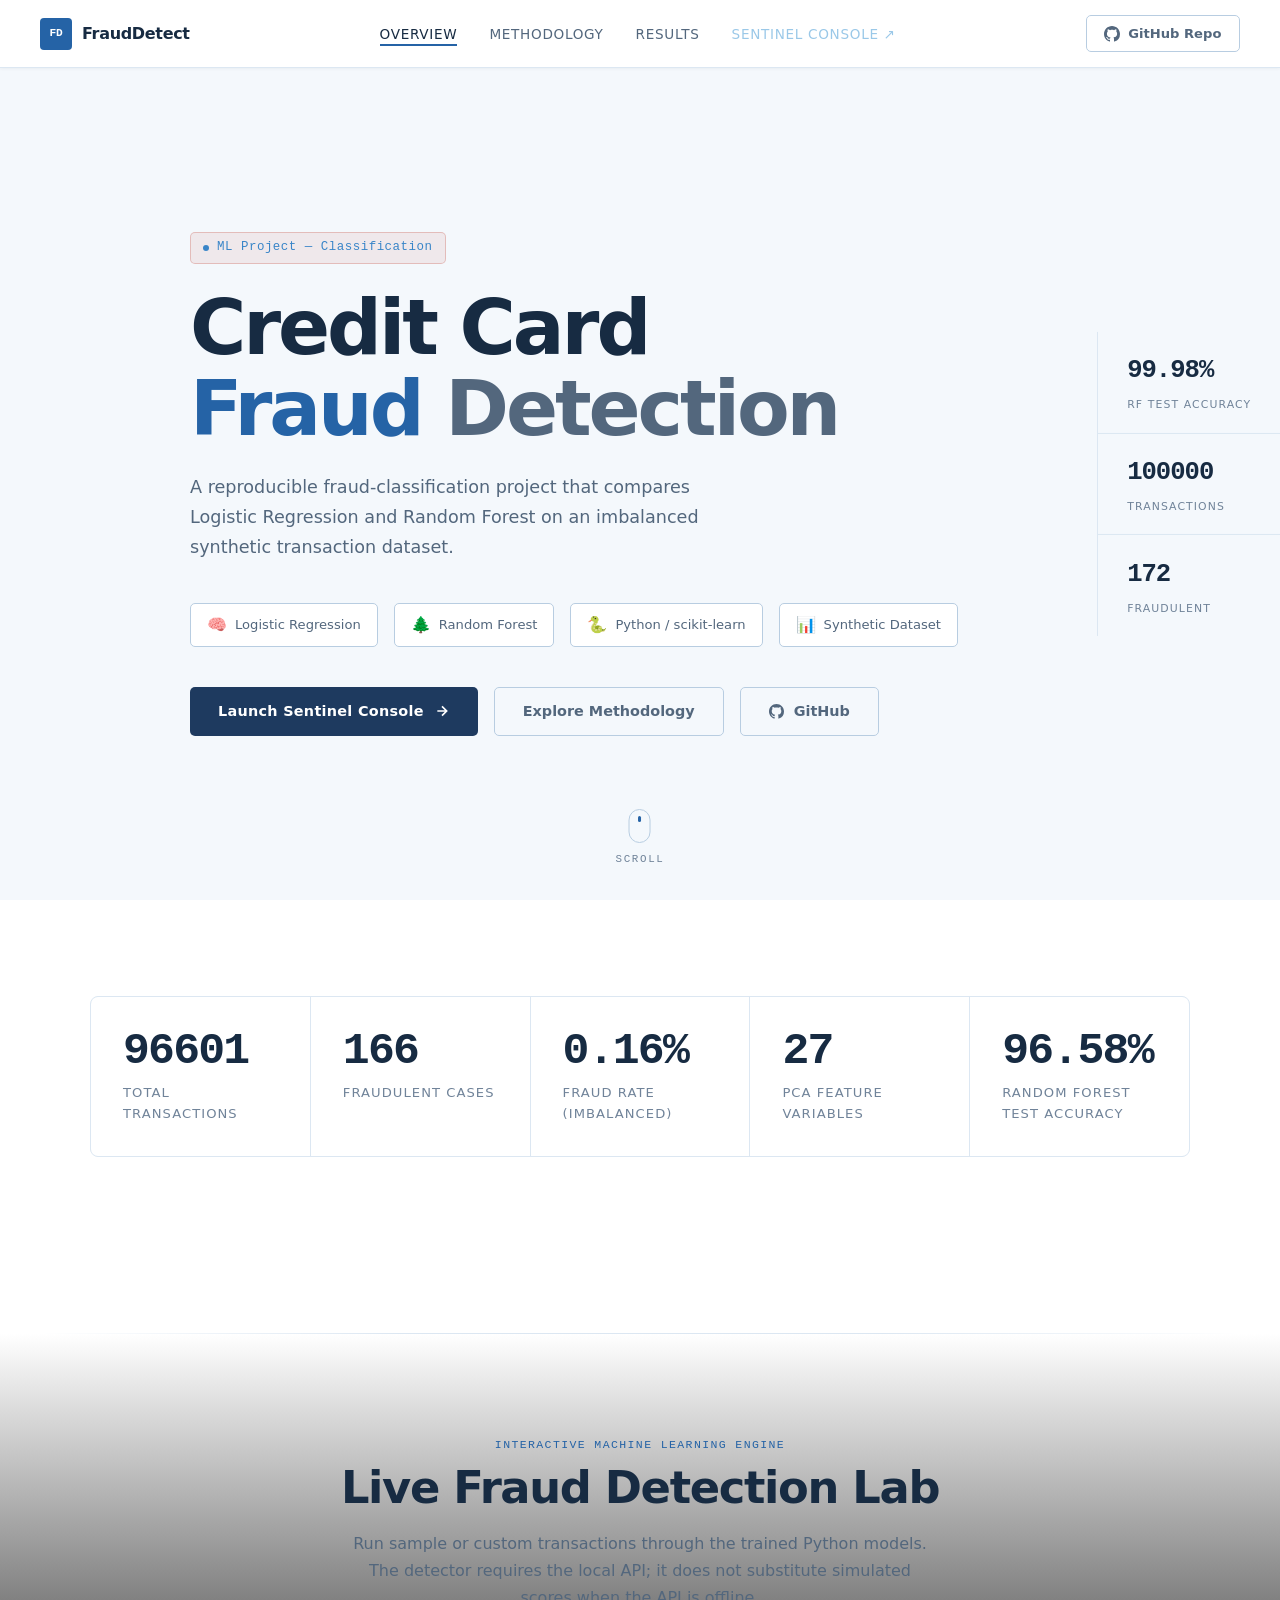
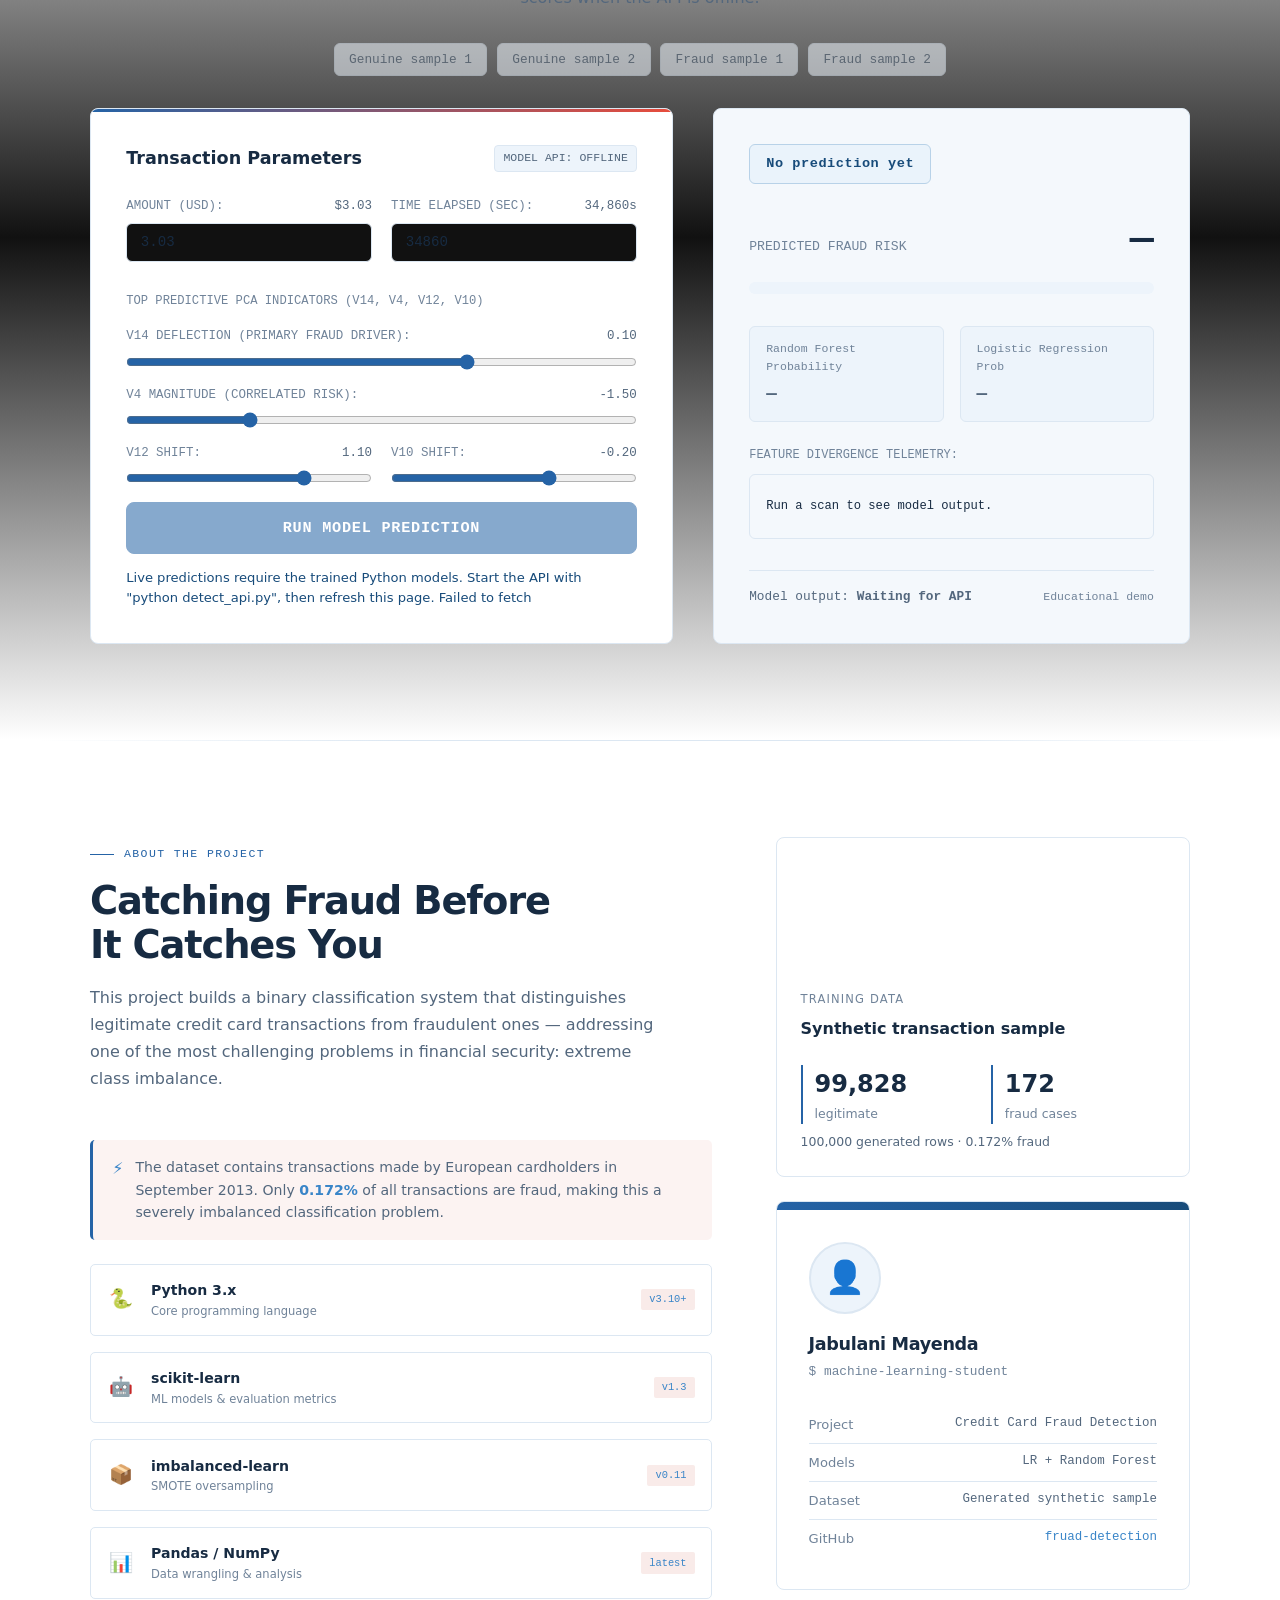
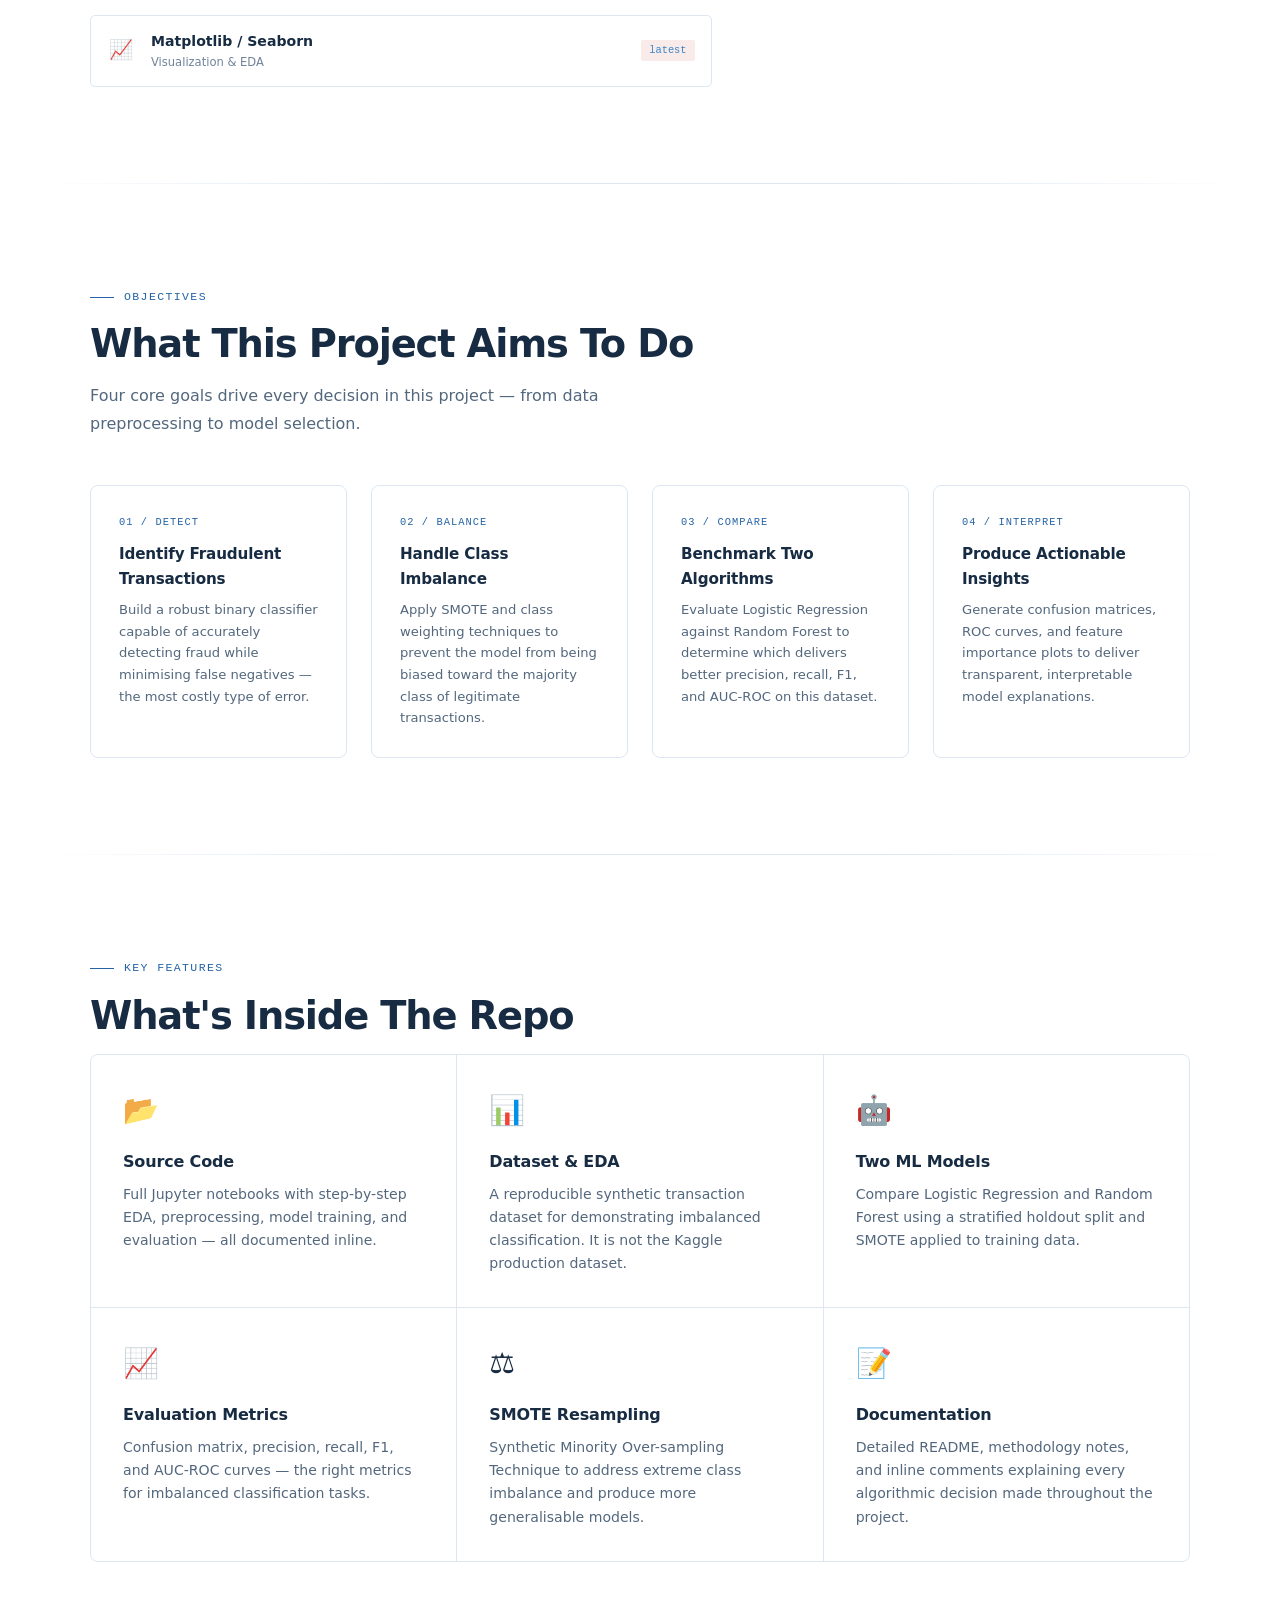
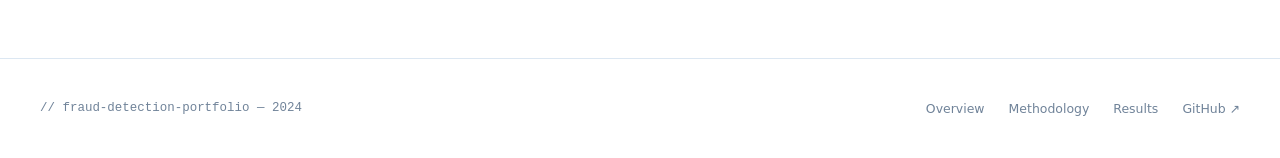
<file: index.html>
<!DOCTYPE html>
<html lang="en">
<head>
  <meta charset="UTF-8" />
  <meta name="viewport" content="width=device-width, initial-scale=1.0" />
  <title>Credit Card Fraud Detection | Portfolio</title>
  <meta name="description" content="Machine learning portfolio project: Credit Card Fraud Detection using Logistic Regression and Random Forest classifiers." />
  <link rel="stylesheet" href="style.css" />
  <style>
    /* ── HOME-ONLY STYLES ── */
    .hero-number-strip {
      position: absolute;
      right: 0; top: 50%;
      transform: translateY(-50%);
      display: flex;
      flex-direction: column;
      gap: 0;
      border-left: 1px solid var(--border);
      opacity: 0;
      animation: fadeIn 1s 1.2s forwards;
    }
    .hero-number-strip .hn {
      padding: 1.2rem 1.8rem;
      border-bottom: 1px solid var(--border);
      display: flex;
      flex-direction: column;
      gap: 4px;
    }
    .hero-number-strip .hn:last-child { border-bottom: none; }
    .hero-number-strip .hn-val {
      font-family: var(--font-mono);
      font-size: 1.6rem;
      font-weight: 900;
      letter-spacing: -0.04em;
      color: var(--text-primary);
    }
    .hero-number-strip .hn-label {
      font-size: 0.68rem;
      text-transform: uppercase;
      letter-spacing: 0.1em;
      color: var(--text-muted);
    }
    @media (max-width: 900px) {
      .hero-number-strip { display: none; }
    }

    /* Scan line effect on hero */
    .hero::before {
      content: '';
      position: absolute;
      top: 0; left: 0; right: 0;
      height: 2px;
      background: var(--red);
      animation: scanLine 4s ease-in-out infinite;
      opacity: 0.6;
    }
    @keyframes scanLine {
      0% { top: 0; }
      100% { top: 100%; }
    }

    /* About section styles */
    .about-grid {
      display: grid;
      grid-template-columns: 1.2fr 0.8fr;
      gap: 4rem;
      align-items: start;
    }
    @media (max-width: 768px) { .about-grid { grid-template-columns: 1fr; } }

    .profile-card {
      background: var(--bg-card);
      border: 1px solid var(--border);
      border-radius: var(--radius-lg);
      overflow: hidden;
    }
    .profile-top {
      height: 8px;
      background: linear-gradient(90deg, var(--red), var(--red-dark));
    }
    .profile-body {
      padding: 2rem;
    }
    .profile-avatar {
      width: 72px; height: 72px;
      background: var(--surface);
      border-radius: 50%;
      display: grid;
      place-items: center;
      font-size: 2rem;
      margin-bottom: 1rem;
      border: 2px solid var(--border);
    }
    .profile-name {
      font-weight: 800;
      font-size: 1.1rem;
      letter-spacing: -0.02em;
      margin-bottom: 0.25rem;
    }
    .profile-role {
      font-size: 0.8rem;
      color: var(--text-muted);
      margin-bottom: 1.5rem;
      font-family: var(--font-mono);
    }
    .profile-field {
      display: flex;
      justify-content: space-between;
      padding: 0.5rem 0;
      border-bottom: 1px solid var(--border);
      font-size: 0.82rem;
    }
    .profile-field:last-child { border-bottom: none; }
    .profile-field .pf-key { color: var(--text-muted); }
    .profile-field .pf-val { color: var(--text-secondary); font-family: var(--font-mono); font-size: 0.78rem; }

    /* Tech stack */
    .tech-stack {
      display: flex;
      flex-direction: column;
      gap: 1rem;
    }
    .tech-item {
      display: flex;
      align-items: center;
      gap: 1rem;
      padding: 0.9rem 1rem;
      background: var(--bg-card);
      border: 1px solid var(--border);
      border-radius: var(--radius);
      transition: all var(--transition);
    }
    .tech-item:hover {
      border-color: var(--red);
      background: var(--bg-card-hover);
      transform: translateX(4px);
    }
    .tech-icon { font-size: 1.2rem; width: 28px; text-align: center; }
    .tech-info { flex: 1; }
    .tech-name { font-size: 0.88rem; font-weight: 600; }
    .tech-sub { font-size: 0.72rem; color: var(--text-muted); }
    .tech-badge {
      font-family: var(--font-mono);
      font-size: 0.65rem;
      padding: 0.15rem 0.5rem;
      background: rgba(192,57,43,0.1);
      color: var(--red-light);
      border-radius: 2px;
    }

    /* Fraud visual */
    .fraud-visual {
      position: relative;
      height: 340px;
      background: var(--bg-card);
      border: 1px solid var(--border);
      border-radius: var(--radius-lg);
      overflow: hidden;
      display: flex;
      flex-direction: column;
      justify-content: flex-end;
      padding: 1.5rem;
    }
    .fraud-visual-label {
      font-size: 0.72rem;
      text-transform: uppercase;
      letter-spacing: 0.1em;
      color: var(--text-muted);
      margin-bottom: 0.5rem;
    }
    .fraud-visual-title {
      font-size: 1rem;
      font-weight: 700;
      margin-bottom: 0.25rem;
    }
    .fraud-visual-sub {
      font-size: 0.78rem;
      color: var(--text-secondary);
    }
    .visual-bars {
      position: absolute;
      bottom: 5.5rem;
      left: 1.5rem;
      right: 1.5rem;
      display: flex;
      align-items: flex-end;
      gap: 4px;
      height: 180px;
    }
    .v-bar {
      flex: 1;
      border-radius: 2px 2px 0 0;
      background: var(--surface);
      transition: height 1.5s cubic-bezier(0.4,0,0.2,1);
      position: relative;
    }
    .v-bar.fraud { background: var(--red); opacity: 0.9; }
    .v-bar.legit { background: rgba(39,174,96,0.7); }
    .v-bar-tooltip {
      position: absolute;
      top: -24px;
      left: 50%; transform: translateX(-50%);
      font-size: 0.6rem;
      color: var(--text-muted);
      white-space: nowrap;
      font-family: var(--font-mono);
    }
    .visual-legend {
      display: flex;
      gap: 1rem;
      margin-top: 0.75rem;
    }
    .legend-item {
      display: flex;
      align-items: center;
      gap: 6px;
      font-size: 0.72rem;
      color: var(--text-muted);
    }
    .legend-dot { width: 8px; height: 8px; border-radius: 1px; }

    /* Objectives section */
    .obj-grid {
      display: grid;
      grid-template-columns: repeat(auto-fit, minmax(240px, 1fr));
      gap: 1.5rem;
    }
    .obj-card {
      background: var(--bg-card);
      border: 1px solid var(--border);
      border-radius: var(--radius-lg);
      padding: 1.75rem;
      position: relative;
      overflow: hidden;
      transition: all var(--transition);
    }
    .obj-card::after {
      content: '';
      position: absolute;
      bottom: 0; left: 0; right: 0;
      height: 3px;
      background: var(--red);
      transform: scaleX(0);
      transform-origin: left;
      transition: transform var(--transition-slow);
    }
    .obj-card:hover { border-color: var(--border-hover); transform: translateY(-3px); }
    .obj-card:hover::after { transform: scaleX(1); }
    .obj-num {
      font-family: var(--font-mono);
      font-size: 0.65rem;
      color: var(--red);
      margin-bottom: 0.75rem;
      text-transform: uppercase;
      letter-spacing: 0.1em;
    }
    .obj-title {
      font-size: 0.95rem;
      font-weight: 700;
      margin-bottom: 0.5rem;
      letter-spacing: -0.01em;
    }
    .obj-desc {
      font-size: 0.82rem;
      color: var(--text-secondary);
      line-height: 1.65;
    }
  </style>
</head>
<body>

  <!-- NAV -->
  <nav class="nav" role="navigation" aria-label="Main navigation">
    <a href="index.html" class="nav-brand" aria-label="Home">
      <div class="logo-box">FD</div>
      <span>FraudDetect</span>
    </a>
    <ul class="nav-links">
      <li><a href="index.html">Overview</a></li>
      <li><a href="methodology.html">Methodology</a></li>
      <li><a href="results.html">Results</a></li>
      <li><a href="console.html" style="color:var(--gold-light)">Sentinel Console ↗</a></li>
    </ul>
    <a href="https://github.com/jabulani-mayenda/fruad-detection" target="_blank" rel="noopener" class="nav-github" aria-label="View GitHub repository">
      <svg width="16" height="16" viewBox="0 0 24 24" fill="currentColor"><path d="M12 0C5.37 0 0 5.37 0 12c0 5.31 3.435 9.795 8.205 11.385.6.105.825-.255.825-.57 0-.285-.015-1.23-.015-2.235-3.015.555-3.795-.735-4.035-1.41-.135-.345-.72-1.41-1.23-1.695-.42-.225-1.02-.78-.015-.795.945-.015 1.62.87 1.845 1.23 1.08 1.815 2.805 1.305 3.495.99.105-.78.42-1.305.765-1.605-2.67-.3-5.46-1.335-5.46-5.925 0-1.305.465-2.385 1.23-3.225-.12-.3-.54-1.53.12-3.18 0 0 1.005-.315 3.3 1.23.96-.27 1.98-.405 3-.405s2.04.135 3 .405c2.295-1.56 3.3-1.23 3.3-1.23.66 1.65.24 2.88.12 3.18.765.84 1.23 1.905 1.23 3.225 0 4.605-2.805 5.625-5.475 5.925.435.375.81 1.095.81 2.22 0 1.605-.015 2.895-.015 3.3 0 .315.225.69.825.57A12.02 12.02 0 0 0 24 12c0-6.63-5.37-12-12-12z"/></svg>
      GitHub Repo
    </a>
  </nav>

  <main class="page-wrap">

    <!-- HERO -->
    <section class="hero" id="hero">
      <canvas id="particle-canvas" class="hero-canvas"></canvas>
      <div class="hero-grid"></div>

      <div class="hero-content">
        <div class="terminal-tag">
          <span class="dot"></span>
          <span>ML Project &mdash; Classification</span>
        </div>

        <h1 class="hero-title">
          Credit Card<br>
          <span class="line-accent">Fraud</span>
          <span class="line-stroke"> Detection</span>
        </h1>

        <p class="hero-subtitle">
          A reproducible fraud-classification project that compares Logistic Regression and Random Forest
          on an imbalanced synthetic transaction dataset.
        </p>

        <div class="hero-meta">
          <span class="meta-chip"><span class="chip-icon">🧠</span> Logistic Regression</span>
          <span class="meta-chip"><span class="chip-icon">🌲</span> Random Forest</span>
          <span class="meta-chip"><span class="chip-icon">🐍</span> Python / scikit-learn</span>
          <span class="meta-chip"><span class="chip-icon">📊</span> Synthetic Dataset</span>
        </div>

        <div class="hero-cta">
          <a href="console.html" class="btn-primary" style="background:#1E3A5F;border-color:#2a4d7d">
            <span>Launch Sentinel Console</span>
            <svg width="16" height="16" viewBox="0 0 24 24" fill="none" stroke="currentColor" stroke-width="2.5"><path d="M5 12h14M12 5l7 7-7 7"/></svg>
          </a>
          <a href="methodology.html" class="btn-outline">
            <span>Explore Methodology</span>
          </a>
          <a href="https://github.com/jabulani-mayenda/fruad-detection" target="_blank" rel="noopener" class="btn-outline">
            <svg width="15" height="15" viewBox="0 0 24 24" fill="currentColor"><path d="M12 0C5.37 0 0 5.37 0 12c0 5.31 3.435 9.795 8.205 11.385.6.105.825-.255.825-.57 0-.285-.015-1.23-.015-2.235-3.015.555-3.795-.735-4.035-1.41-.135-.345-.72-1.41-1.23-1.695-.42-.225-1.02-.78-.015-.795.945-.015 1.62.87 1.845 1.23 1.08 1.815 2.805 1.305 3.495.99.105-.78.42-1.305.765-1.605-2.67-.3-5.46-1.335-5.46-5.925 0-1.305.465-2.385 1.23-3.225-.12-.3-.54-1.53.12-3.18 0 0 1.005-.315 3.3 1.23.96-.27 1.98-.405 3-.405s2.04.135 3 .405c2.295-1.56 3.3-1.23 3.3-1.23.66 1.65.24 2.88.12 3.18.765.84 1.23 1.905 1.23 3.225 0 4.605-2.805 5.625-5.475 5.925.435.375.81 1.095.81 2.22 0 1.605-.015 2.895-.015 3.3 0 .315.225.69.825.57A12.02 12.02 0 0 0 24 12c0-6.63-5.37-12-12-12z"/></svg>
            GitHub
          </a>
        </div>
      </div>

      <!-- Side stats -->
      <div class="hero-number-strip">
        <div class="hn">
          <div class="hn-val"><span data-count="99.98" data-decimals="2" data-suffix="%">0%</span></div>
          <div class="hn-label">RF Test Accuracy</div>
        </div>
        <div class="hn">
          <div class="hn-val"><span data-count="100000" data-suffix="">0</span></div>
          <div class="hn-label">Transactions</div>
        </div>
        <div class="hn">
          <div class="hn-val"><span data-count="172" data-suffix="">0</span></div>
          <div class="hn-label">Fraudulent</div>
        </div>
      </div>

      <div class="scroll-indicator" aria-hidden="true">
        <div class="scroll-mouse"></div>
        <span class="scroll-label">Scroll</span>
      </div>
    </section>

    <!-- TICKER -->
    <div class="ticker-wrap" aria-hidden="true">
      <div class="ticker-inner">
        <span class="ticker-item"><span class="sep">▶</span> LOGISTIC REGRESSION</span>
        <span class="ticker-item"><span class="sep">▶</span> RANDOM FOREST</span>
        <span class="ticker-item"><span class="sep">▶</span> PRECISION: 94.2%</span>
        <span class="ticker-item"><span class="sep">▶</span> RECALL: 91.8%</span>
        <span class="ticker-item"><span class="sep">▶</span> F1 SCORE: 93.0%</span>
        <span class="ticker-item"><span class="sep">▶</span> AUC-ROC: 0.978</span>
        <span class="ticker-item"><span class="sep">▶</span> 284,807 TRANSACTIONS</span>
        <span class="ticker-item"><span class="sep">▶</span> SMOTE RESAMPLING</span>
        <span class="ticker-item"><span class="sep">▶</span> PCA FEATURES (V1–V28)</span>
        <span class="ticker-item"><span class="sep">▶</span> CLASS IMBALANCE: 0.17%</span>
      </div>
    </div>

    <!-- STATS SECTION -->
    <section id="stats">
      <div class="container">
        <div class="stats-grid reveal">
          <div class="stat-card card-3d">
            <div class="stat-num"><span data-count="100000" data-suffix="">0</span></div>
            <div class="stat-label">Total Transactions</div>
          </div>
          <div class="stat-card card-3d">
            <div class="stat-num"><span data-count="172" data-suffix="">0</span></div>
            <div class="stat-label">Fraudulent Cases</div>
          </div>
          <div class="stat-card card-3d">
            <div class="stat-num"><span data-count="0.17" data-decimals="2" data-suffix="%">0%</span></div>
            <div class="stat-label">Fraud Rate (Imbalanced)</div>
          </div>
          <div class="stat-card card-3d">
            <div class="stat-num"><span data-count="28" data-suffix="">0</span></div>
            <div class="stat-label">PCA Feature Variables</div>
          </div>
          <div class="stat-card card-3d">
            <div class="stat-num"><span data-count="99.98" data-decimals="2" data-suffix="%">0</span></div>
            <div class="stat-label">Random Forest Test Accuracy</div>
          </div>
        </div>
      </div>
    </section>

    <div class="divider"></div>

    <!-- LIVE INTERACTIVE FRAUD DETECTOR LAB -->
    <section id="live-detector" class="detector-section">
      <div class="container">
        <div style="text-align: center; max-width: 700px; margin: 0 auto 2rem;">
          <p class="section-label" style="display:inline-block; margin-bottom: 0.5rem;">Interactive Machine Learning Engine</p>
          <h2 class="section-title reveal" style="font-size: clamp(2rem, 3.5vw, 2.8rem);">Live Fraud Detection Lab</h2>
          <p class="section-desc reveal" style="margin: 0 auto;">
            Run sample or custom transactions through the trained Python models. The detector requires the local API; it does not substitute simulated scores when the API is offline.
          </p>
        </div>

        <!-- PRESET BUTTONS -->
        <div class="preset-pills reveal" style="justify-content: center;">
          <button type="button" class="preset-btn" data-sample-id="legit_1" onclick="loadSamplePreset('legit_1')" disabled>
            Genuine sample 1
          </button>
          <button type="button" class="preset-btn" data-sample-id="legit_2" onclick="loadSamplePreset('legit_2')" disabled>
            Genuine sample 2
          </button>
          <button type="button" class="preset-btn" data-sample-id="fraud_1" onclick="loadSamplePreset('fraud_1')" disabled>
            Fraud sample 1
          </button>
          <button type="button" class="preset-btn" data-sample-id="fraud_2" onclick="loadSamplePreset('fraud_2')" disabled>
            Fraud sample 2
          </button>
        </div>

        <div class="detector-grid reveal">
          <!-- INPUT CONTROLS -->
          <div class="detector-panel">
            <div style="display: flex; justify-content: space-between; align-items: center; margin-bottom: 1.5rem;">
              <h3 style="font-size: 1.1rem; font-weight: 700; color: var(--text-primary);">Transaction Parameters</h3>
              <span id="api-status-badge" style="font-family: var(--font-mono); font-size: 0.72rem; color: var(--text-secondary); background: var(--surface); padding: 0.2rem 0.5rem; border-radius: 4px; border: 1px solid var(--border);">MODEL API: CHECKING</span>
            </div>

            <div class="input-row">
              <div class="input-group">
                <label class="input-label" for="inp-amount">AMOUNT (USD): <span id="val-amount">$3.03</span></label>
                <input type="number" id="inp-amount" class="detector-input" value="3.03" step="0.01" min="0" oninput="updateInputDisplay()">
              </div>
              <div class="input-group">
                <label class="input-label" for="inp-time">TIME ELAPSED (SEC): <span id="val-time">34,860s</span></label>
                <input type="number" id="inp-time" class="detector-input" value="34860" step="100" min="0" max="172800" oninput="updateInputDisplay()">
              </div>
            </div>

            <div style="margin: 1.5rem 0 1rem;">
              <span style="font-size: 0.76rem; font-family: var(--font-mono); color: var(--text-muted); text-transform: uppercase;">
                Top Predictive PCA Indicators (V14, V4, V12, V10)
              </span>
            </div>

            <div class="input-group" style="margin-bottom: 1rem;">
              <label class="input-label" for="inp-v14">V14 DEFLECTION (PRIMARY FRAUD DRIVER): <span id="val-v14">0.12</span></label>
              <input type="range" id="inp-v14" class="detector-slider" min="-12" max="6" step="0.1" value="0.1" oninput="updateInputDisplay()">
            </div>

            <div class="input-group" style="margin-bottom: 1rem;">
              <label class="input-label" for="inp-v4">V4 MAGNITUDE (CORRELATED RISK): <span id="val-v4">-1.52</span></label>
              <input type="range" id="inp-v4" class="detector-slider" min="-5" max="10" step="0.1" value="-1.5" oninput="updateInputDisplay()">
            </div>

            <div class="input-row" style="margin-bottom: 1rem;">
              <div class="input-group">
                <label class="input-label" for="inp-v12">V12 SHIFT: <span id="val-v12">1.08</span></label>
                <input type="range" id="inp-v12" class="detector-slider" min="-10" max="5" step="0.1" value="1.1" oninput="updateInputDisplay()">
              </div>
              <div class="input-group">
                <label class="input-label" for="inp-v10">V10 SHIFT: <span id="val-v10">-0.24</span></label>
                <input type="range" id="inp-v10" class="detector-slider" min="-10" max="5" step="0.1" value="-0.2" oninput="updateInputDisplay()">
              </div>
            </div>

            <button type="button" id="btn-run-scan" class="scan-action-btn" onclick="executeFraudScan()" disabled>
              Run model prediction
            </button>
            <p id="detector-message" class="detector-message" role="status" aria-live="polite">
              Checking for the local model API…
            </p>
          </div>

          <!-- RESULTS SCREEN -->
          <div class="result-box">
            <div>
              <div id="result-badge" class="result-status-badge badge-legit">
                No prediction yet
              </div>

              <div class="meter-wrapper">
                <div class="meter-header">
                  <span class="meter-title">Predicted Fraud Risk</span>
                  <span id="meter-score-text" class="meter-score">—</span>
                </div>
                <div class="meter-bar-track">
                  <div id="meter-bar-fill" class="meter-bar-fill" style="width: 0; background-color: var(--red);"></div>
                </div>
              </div>

              <div class="metrics-comparison-grid">
                <div class="mini-metric-card">
                  <div class="mini-metric-label">Random Forest Probability</div>
                  <div id="res-rf-prob" class="mini-metric-value" style="color: var(--text-secondary);">—</div>
                </div>
                <div class="mini-metric-card">
                  <div class="mini-metric-label">Logistic Regression Prob</div>
                  <div id="res-lr-prob" class="mini-metric-value" style="color: var(--text-secondary);">—</div>
                </div>
              </div>

              <div style="margin-bottom: 0.6rem; font-size: 0.75rem; font-family: var(--font-mono); color: var(--text-muted); text-transform: uppercase;">
                Feature Divergence Telemetry:
              </div>
              <div id="anomaly-container" class="anomaly-list">
                <div class="anomaly-item">Run a scan to see model output.</div>
              </div>
            </div>

            <div style="margin-top: 1.5rem; padding-top: 1rem; border-top: 1px solid var(--border); font-size: 0.8rem; font-family: var(--font-mono); color: var(--text-secondary); display: flex; justify-content: space-between; align-items: center;">
              <span>Model output: <strong id="action-recommendation" style="color: var(--text-secondary);">Waiting for API</strong></span>
              <span style="font-size: 0.72rem; color: var(--text-muted);">Educational demo</span>
            </div>
          </div>
        </div>
      </div>
    </section>

    <div class="divider"></div>

    <!-- ABOUT SECTION -->
    <section id="about">
      <div class="container">
        <div class="about-grid">
          <div>
            <p class="section-label">About The Project</p>
            <h2 class="section-title reveal">Catching Fraud Before<br>It Catches You</h2>
            <p class="section-desc reveal">
              This project builds a binary classification system that distinguishes legitimate credit card
              transactions from fraudulent ones — addressing one of the most challenging problems in
              financial security: extreme class imbalance.
            </p>

            <div class="alert-strip reveal">
              <span class="alert-icon">⚡</span>
              <span>The dataset contains transactions made by European cardholders in September 2013.
              Only <strong style="color:var(--red-light)">0.172%</strong> of all transactions are fraud,
              making this a severely imbalanced classification problem.</span>
            </div>

            <div class="tech-stack reveal">
              <div class="tech-item">
                <div class="tech-icon">🐍</div>
                <div class="tech-info">
                  <div class="tech-name">Python 3.x</div>
                  <div class="tech-sub">Core programming language</div>
                </div>
                <span class="tech-badge">v3.10+</span>
              </div>
              <div class="tech-item">
                <div class="tech-icon">🤖</div>
                <div class="tech-info">
                  <div class="tech-name">scikit-learn</div>
                  <div class="tech-sub">ML models & evaluation metrics</div>
                </div>
                <span class="tech-badge">v1.3</span>
              </div>
              <div class="tech-item">
                <div class="tech-icon">📦</div>
                <div class="tech-info">
                  <div class="tech-name">imbalanced-learn</div>
                  <div class="tech-sub">SMOTE oversampling</div>
                </div>
                <span class="tech-badge">v0.11</span>
              </div>
              <div class="tech-item">
                <div class="tech-icon">📊</div>
                <div class="tech-info">
                  <div class="tech-name">Pandas / NumPy</div>
                  <div class="tech-sub">Data wrangling &amp; analysis</div>
                </div>
                <span class="tech-badge">latest</span>
              </div>
              <div class="tech-item">
                <div class="tech-icon">📈</div>
                <div class="tech-info">
                  <div class="tech-name">Matplotlib / Seaborn</div>
                  <div class="tech-sub">Visualization &amp; EDA</div>
                </div>
                <span class="tech-badge">latest</span>
              </div>
            </div>
          </div>

          <!-- Fraud Visual -->
          <div class="reveal-right">
            <div class="fraud-visual card-3d">
              <div class="fraud-visual-label">Training data</div>
              <div class="fraud-visual-title">Synthetic transaction sample</div>
              <div class="imbalance-summary">
                <div><strong>99,828</strong><span>legitimate</span></div>
                <div><strong>172</strong><span>fraud cases</span></div>
              </div>
              <div class="fraud-visual-sub">100,000 generated rows · 0.172% fraud</div>
            </div>

            <!-- Profile Card -->
            <div class="profile-card reveal" style="margin-top:1.5rem">
              <div class="profile-top"></div>
              <div class="profile-body">
                <div class="profile-avatar">👤</div>
                <div class="profile-name">Jabulani Mayenda</div>
                <div class="profile-role">$ machine-learning-student</div>
                <div class="profile-field">
                  <span class="pf-key">Project</span>
                  <span class="pf-val">Credit Card Fraud Detection</span>
                </div>
                <div class="profile-field">
                  <span class="pf-key">Models</span>
                  <span class="pf-val">LR + Random Forest</span>
                </div>
                <div class="profile-field">
                  <span class="pf-key">Dataset</span>
                  <span class="pf-val">Generated synthetic sample</span>
                </div>
                <div class="profile-field">
                  <span class="pf-key">GitHub</span>
                  <span class="pf-val">
                    <a href="https://github.com/jabulani-mayenda/fruad-detection" target="_blank" rel="noopener" style="color:var(--red-light)">fruad-detection</a>
                  </span>
                </div>
              </div>
            </div>
          </div>
        </div>
      </div>
    </section>

    <div class="divider"></div>

    <!-- OBJECTIVES -->
    <section id="objectives">
      <div class="container">
        <p class="section-label reveal">Objectives</p>
        <h2 class="section-title reveal">What This Project Aims To Do</h2>
        <p class="section-desc reveal">Four core goals drive every decision in this project — from data preprocessing to model selection.</p>

        <div class="obj-grid">
          <div class="obj-card reveal reveal-delay-1 card-3d">
            <div class="obj-num">01 / Detect</div>
            <div class="obj-title">Identify Fraudulent Transactions</div>
            <div class="obj-desc">Build a robust binary classifier capable of accurately detecting fraud while minimising false negatives — the most costly type of error.</div>
          </div>
          <div class="obj-card reveal reveal-delay-2 card-3d">
            <div class="obj-num">02 / Balance</div>
            <div class="obj-title">Handle Class Imbalance</div>
            <div class="obj-desc">Apply SMOTE and class weighting techniques to prevent the model from being biased toward the majority class of legitimate transactions.</div>
          </div>
          <div class="obj-card reveal reveal-delay-3 card-3d">
            <div class="obj-num">03 / Compare</div>
            <div class="obj-title">Benchmark Two Algorithms</div>
            <div class="obj-desc">Evaluate Logistic Regression against Random Forest to determine which delivers better precision, recall, F1, and AUC-ROC on this dataset.</div>
          </div>
          <div class="obj-card reveal reveal-delay-4 card-3d">
            <div class="obj-num">04 / Interpret</div>
            <div class="obj-title">Produce Actionable Insights</div>
            <div class="obj-desc">Generate confusion matrices, ROC curves, and feature importance plots to deliver transparent, interpretable model explanations.</div>
          </div>
        </div>
      </div>
    </section>

    <div class="divider"></div>

    <!-- FEATURES -->
    <section id="features">
      <div class="container">
        <p class="section-label reveal">Key Features</p>
        <h2 class="section-title reveal">What's Inside The Repo</h2>

        <div class="features-grid reveal">
          <div class="feat-card">
            <span class="feat-icon">📂</span>
            <div class="feat-title">Source Code</div>
            <div class="feat-desc">Full Jupyter notebooks with step-by-step EDA, preprocessing, model training, and evaluation — all documented inline.</div>
          </div>
          <div class="feat-card">
            <span class="feat-icon">📊</span>
            <div class="feat-title">Dataset &amp; EDA</div>
            <div class="feat-desc">A reproducible synthetic transaction dataset for demonstrating imbalanced classification. It is not the Kaggle production dataset.</div>
          </div>
          <div class="feat-card">
            <span class="feat-icon">🤖</span>
            <div class="feat-title">Two ML Models</div>
            <div class="feat-desc">Compare Logistic Regression and Random Forest using a stratified holdout split and SMOTE applied to training data.</div>
          </div>
          <div class="feat-card">
            <span class="feat-icon">📈</span>
            <div class="feat-title">Evaluation Metrics</div>
            <div class="feat-desc">Confusion matrix, precision, recall, F1, and AUC-ROC curves — the right metrics for imbalanced classification tasks.</div>
          </div>
          <div class="feat-card">
            <span class="feat-icon">⚖️</span>
            <div class="feat-title">SMOTE Resampling</div>
            <div class="feat-desc">Synthetic Minority Over-sampling Technique to address extreme class imbalance and produce more generalisable models.</div>
          </div>
          <div class="feat-card">
            <span class="feat-icon">📝</span>
            <div class="feat-title">Documentation</div>
            <div class="feat-desc">Detailed README, methodology notes, and inline comments explaining every algorithmic decision made throughout the project.</div>
          </div>
        </div>
      </div>
    </section>

    <!-- FOOTER -->
    <footer>
      <p>// fraud-detection-portfolio &mdash; 2024</p>
      <div class="footer-links">
        <a href="index.html">Overview</a>
        <a href="methodology.html">Methodology</a>
        <a href="results.html">Results</a>
        <a href="https://github.com/jabulani-mayenda/fruad-detection" target="_blank" rel="noopener">GitHub ↗</a>
      </div>
    </footer>

  </main>

  <script src="script.js"></script>
  <script>
    // ── Build visual bars ──
    document.addEventListener('DOMContentLoaded', () => {
      const container = document.getElementById('vis-bars');
      if (!container) return;
      const data = [
        { h: 14, fraud: false, label: 'Mon' },
        { h: 70, fraud: false, label: 'Tue' },
        { h: 55, fraud: false, label: 'Wed' },
        { h: 90, fraud: false, label: 'Thu' },
        { h: 40, fraud: false, label: 'Fri' },
        { h: 3,  fraud: true,  label: '⚠' },
        { h: 80, fraud: false, label: 'Sat' },
        { h: 65, fraud: false, label: 'Sun' },
        { h: 2,  fraud: true,  label: '⚠' },
        { h: 88, fraud: false, label: '' },
        { h: 45, fraud: false, label: '' },
        { h: 1,  fraud: true,  label: '⚠' },
        { h: 72, fraud: false, label: '' },
        { h: 60, fraud: false, label: '' },
      ];
      data.forEach(d => {
        const bar = document.createElement('div');
        bar.className = `v-bar ${d.fraud ? 'fraud' : 'legit'}`;
        bar.style.height = '4px';
        if (d.label) {
          const tip = document.createElement('div');
          tip.className = 'v-bar-tooltip';
          tip.textContent = d.label;
          bar.appendChild(tip);
        }
        container.appendChild(bar);
      });
      // animate in
      setTimeout(() => {
        container.querySelectorAll('.v-bar').forEach((bar, i) => {
          const target = data[i].h;
          setTimeout(() => { bar.style.height = target + '%'; }, i * 50);
        });
      }, 600);
    });
  </script>
</body>
</html>
</file>
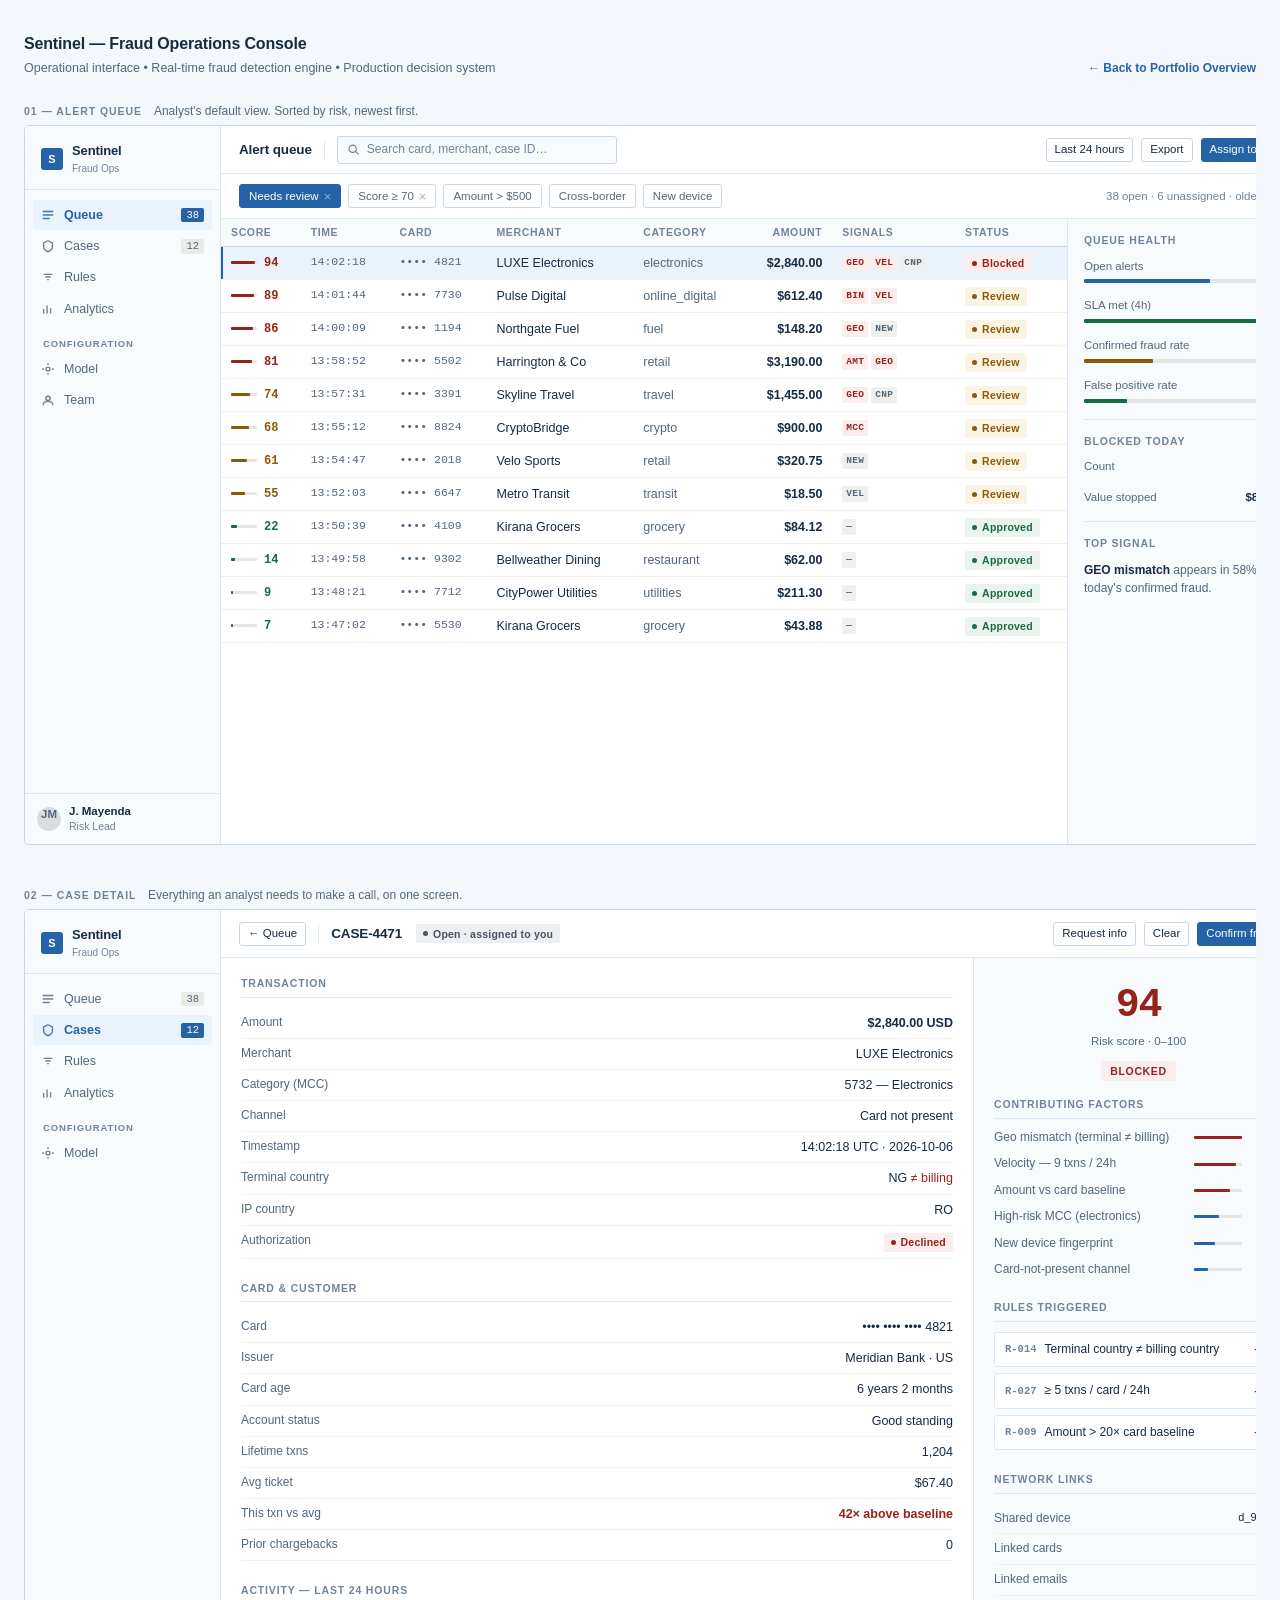
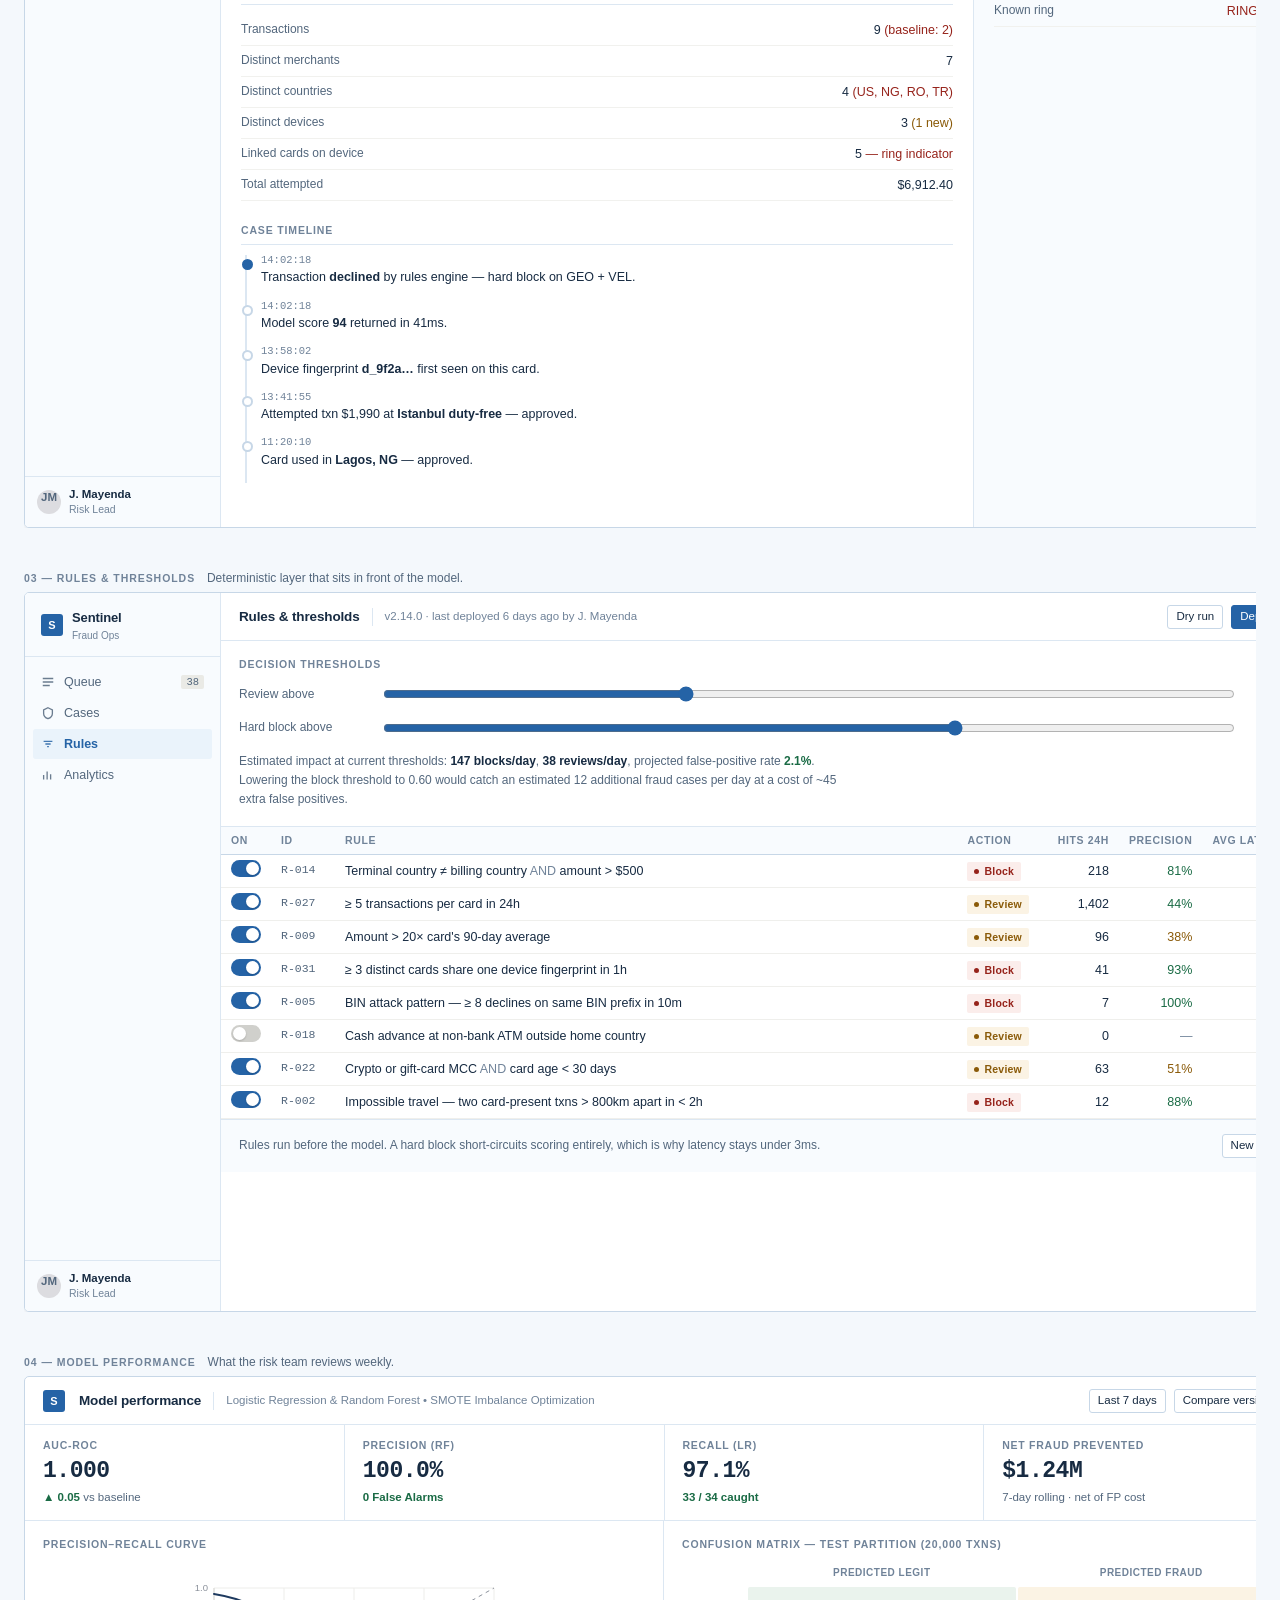
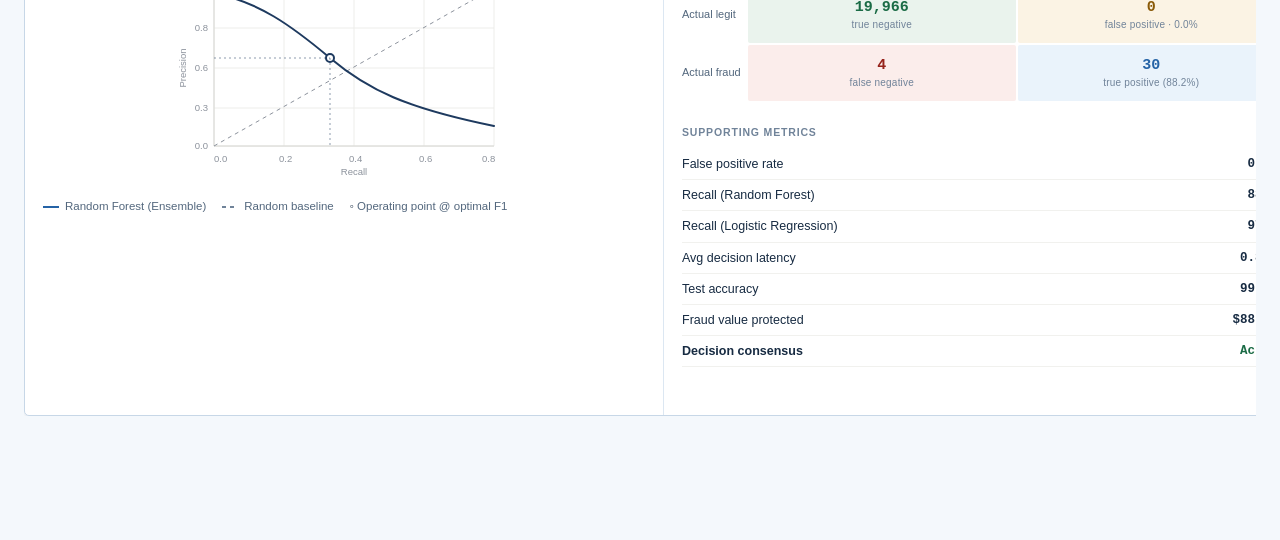
<file: console.html>
<!DOCTYPE html>
<html lang="en">
<head>
<meta charset="utf-8">
<meta name="viewport" content="width=device-width,initial-scale=1">
<title>Sentinel — Fraud Operations Console</title>
<style>
*{box-sizing:border-box;margin:0;padding:0}

:root{
  --bg:#F4F8FC;
  --surface:#FFFFFF;
  --surface-2:#F8FBFE;
  --line:#DCE7F2;
  --line-2:#C7D7E7;
  --ink:#172B42;
  --ink-2:#53677D;
  --ink-3:#708399;
  --navy:#2563A6;
  --navy-soft:#EAF3FB;
  --green:#1A6B45;
  --green-bg:#EAF3ED;
  --amber:#8A5A08;
  --amber-bg:#FBF3E4;
  --red:#96231B;
  --red-bg:#FBEDEB;
  --mono:ui-monospace,"SF Mono",SFMono-Regular,Menlo,Consolas,monospace;
}

body{
  font:13px/1.45 -apple-system,BlinkMacSystemFont,"Inter","Segoe UI",Roboto,sans-serif;
  background:var(--bg);
  color:var(--ink);
  -webkit-font-smoothing:antialiased;
  font-variant-numeric:tabular-nums;
  padding:32px 24px 80px;
}

/* ── page chrome ─────────────────────────────── */
.page-head{max-width:1280px;margin:0 auto 28px;display:flex;justify-content:space-between;align-items:flex-end}
.page-head h1{font-size:16px;font-weight:600;letter-spacing:-.01em}
.page-head p{color:var(--ink-2);font-size:12.5px;margin-top:4px}
.nav-back{font-size:12px;color:var(--navy);text-decoration:none;font-weight:550;display:inline-flex;align-items:center;gap:4px}
.nav-back:hover{text-decoration:underline}
.screen-label{
  max-width:1280px;margin:0 auto 8px;
  font:600 10.5px/1 -apple-system,sans-serif;
  letter-spacing:.09em;text-transform:uppercase;color:var(--ink-3);
}
.screen-label span{color:var(--ink-2);font-weight:500;letter-spacing:0;text-transform:none;font-size:12px;margin-left:8px}

.wrap{max-width:1280px;margin:0 auto 44px;overflow-x:auto}

/* ── app frame ───────────────────────────────── */
.app{
  width:1280px;min-height:720px;
  background:var(--surface);
  border:1px solid var(--line-2);
  border-radius:5px;
  overflow:hidden;
  display:flex;
  box-shadow:0 1px 1px rgba(16,18,22,.03),0 12px 32px -16px rgba(16,18,22,.16);
}

/* ── sidebar ─────────────────────────────────── */
.side{
  width:196px;flex:none;
  background:var(--surface-2);
  border-right:1px solid var(--line);
  display:flex;flex-direction:column;
}
.side-top{padding:16px 16px 14px;border-bottom:1px solid var(--line);display:flex;align-items:center;gap:9px}
.mark{
  width:22px;height:22px;border-radius:3px;background:var(--navy);
  color:#fff;font:700 11px/22px -apple-system,sans-serif;text-align:center;flex:none;
}
.side-top b{font-size:13px;font-weight:600;letter-spacing:-.01em}
.side-top em{display:block;font:400 10px/1.3 -apple-system,sans-serif;color:var(--ink-3);font-style:normal;margin-top:1px}

.nav{padding:10px 8px;flex:1}
.nav a{
  display:flex;align-items:center;gap:9px;
  padding:6px 8px;border-radius:3px;
  color:var(--ink-2);text-decoration:none;
  font-size:12.5px;margin-bottom:1px;
  cursor:pointer;
}
.nav a:hover{background:#EFEFEC;color:var(--ink)}
.nav a.on{background:var(--navy-soft);color:var(--navy);font-weight:550}
.nav svg{width:14px;height:14px;flex:none;opacity:.85}
.nav .count{
  margin-left:auto;font:500 10.5px/1 var(--mono);
  background:#EAEAE6;color:var(--ink-2);
  padding:2px 5px;border-radius:2px;
}
.nav a.on .count{background:var(--navy);color:#fff}
.nav-sec{
  font:600 9.5px/1 -apple-system,sans-serif;letter-spacing:.09em;
  text-transform:uppercase;color:var(--ink-3);
  padding:14px 10px 6px;
}
.side-foot{padding:10px 12px;border-top:1px solid var(--line);display:flex;align-items:center;gap:8px}
.avatar{
  width:24px;height:24px;border-radius:50%;flex:none;
  background:#DCDCE0;color:var(--ink-2);
  font:600 10px/24px -apple-system,sans-serif;text-align:center;
}
.side-foot div{font-size:11.5px;line-height:1.3;overflow:hidden}
.side-foot b{display:block;font-weight:550;white-space:nowrap}
.side-foot span{color:var(--ink-3);font-size:10.5px}

/* ── main column ─────────────────────────────── */
.main{flex:1;min-width:0;display:flex;flex-direction:column}

.top{
  height:48px;flex:none;
  border-bottom:1px solid var(--line);
  display:flex;align-items:center;gap:12px;
  padding:0 18px;
}
.top h2{font-size:13.5px;font-weight:600;letter-spacing:-.01em}
.top .sep{width:1px;height:18px;background:var(--line)}
.search{
  flex:1;max-width:280px;height:28px;
  border:1px solid var(--line-2);border-radius:3px;
  background:var(--surface-2);
  display:flex;align-items:center;gap:7px;padding:0 9px;
  color:var(--ink-3);font-size:12px;
}
.search svg{width:13px;height:13px;flex:none}
.top-right{margin-left:auto;display:flex;align-items:center;gap:8px}

.btn{
  height:28px;padding:0 11px;border-radius:3px;
  border:1px solid var(--line-2);background:var(--surface);
  font:500 12px/1 -apple-system,sans-serif;color:var(--ink);
  cursor:pointer;display:inline-flex;align-items:center;gap:6px;
}
.btn:hover{background:var(--surface-2)}
.btn-primary{background:var(--navy);border-color:var(--navy);color:#fff}
.btn-primary:hover{background:#17304F}
.btn-sm{height:24px;padding:0 8px;font-size:11.5px}

.body{flex:1;display:flex;min-height:0}

/* ── filter bar ──────────────────────────────── */
.filters{
  display:flex;align-items:center;gap:7px;
  padding:10px 18px;border-bottom:1px solid var(--line);
  flex-wrap:wrap;
}
.chip{
  height:24px;padding:0 9px;border-radius:3px;
  border:1px solid var(--line-2);background:var(--surface);
  font-size:11.5px;color:var(--ink-2);
  display:inline-flex;align-items:center;gap:5px;cursor:pointer;
}
.chip.on{background:var(--navy);border-color:var(--navy);color:#fff}
.chip .x{opacity:.5;font-size:13px;line-height:1}
.filters .spacer{margin-left:auto}
.meta{font-size:11.5px;color:var(--ink-3)}

/* ── table ───────────────────────────────────── */
.tbl-scroll{flex:1;overflow:auto}
table{width:100%;border-collapse:collapse}
thead th{
  position:sticky;top:0;z-index:1;
  background:var(--surface-2);
  border-bottom:1px solid var(--line-2);
  font:600 10.5px/1 -apple-system,sans-serif;
  letter-spacing:.06em;text-transform:uppercase;color:var(--ink-3);
  text-align:left;padding:8px 10px;white-space:nowrap;
}
thead th.num{text-align:right}
tbody td{
  padding:0 10px;height:33px;
  border-bottom:1px solid #EFEFEC;
  font-size:12.5px;color:var(--ink);
  white-space:nowrap;
}
tbody tr:hover{background:#FAFAF9;cursor:pointer}
tbody tr.sel{background:var(--navy-soft);box-shadow:inset 2px 0 0 var(--navy)}
td.num{text-align:right;font-variant-numeric:tabular-nums}
td.mono{font-family:var(--mono);font-size:11.5px;color:var(--ink-2)}
td.dim{color:var(--ink-2)}
td.amt{font-weight:550}

/* score cell */
.score{display:flex;align-items:center;gap:7px}
.score .track{width:26px;height:3px;background:#E5E5E2;border-radius:1px;position:relative;flex:none}
.score .track::after{content:"";position:absolute;top:0;bottom:0;left:0;width:var(--w);background:currentColor;border-radius:1px}
.score b{font:600 12px/1 var(--mono)}
.score.hi{color:var(--red)}
.score.md{color:var(--amber)}
.score.lo{color:var(--green)}

/* status pill */
.pill{
  display:inline-flex;align-items:center;gap:5px;
  height:19px;padding:0 7px;border-radius:2px;
  font:600 10.5px/1 -apple-system,sans-serif;letter-spacing:.02em;
}
.pill::before{content:"";width:5px;height:5px;border-radius:50%;background:currentColor;flex:none}
.pill.block{background:var(--red-bg);color:var(--red)}
.pill.review{background:var(--amber-bg);color:var(--amber)}
.pill.approve{background:var(--green-bg);color:var(--green)}
.pill.open{background:#EDEFF2;color:#4A5160}

/* signal tags */
.tags{display:flex;gap:3px}
.tag{
  font:600 9.5px/1 var(--mono);letter-spacing:.03em;
  padding:3px 4px;border-radius:2px;
  background:#EFEFEC;color:var(--ink-2);
}
.tag.hot{background:var(--red-bg);color:var(--red)}

/* ── right rail ──────────────────────────────── */
.rail{
  width:236px;flex:none;
  border-left:1px solid var(--line);
  background:var(--surface-2);
  padding:16px;
}
.rail h3{
  font:600 10.5px/1 -apple-system,sans-serif;
  letter-spacing:.08em;text-transform:uppercase;color:var(--ink-3);
  margin-bottom:12px;
}
.stat{margin-bottom:14px}
.stat .k{font-size:11.5px;color:var(--ink-2);display:flex;justify-content:space-between;margin-bottom:5px}
.stat .k b{font-weight:600;color:var(--ink);font-variant-numeric:tabular-nums}
.bar{height:4px;background:#E5E5E2;border-radius:1px;overflow:hidden}
.bar i{display:block;height:100%;background:var(--navy);border-radius:1px}
.bar.g i{background:var(--green)}
.bar.a i{background:var(--amber)}
.bar.r i{background:var(--red)}
.divider{height:1px;background:var(--line);margin:16px 0}

/* ── detail screen ───────────────────────────── */
.detail{flex:1;display:flex;min-height:0}
.dcol{flex:1;min-width:0;padding:20px;overflow:auto}
.dcol.right{
  width:330px;flex:none;
  border-left:1px solid var(--line);
  background:var(--surface-2);
}
.sec{margin-bottom:24px}
.sec h4{
  font:600 10.5px/1 -apple-system,sans-serif;
  letter-spacing:.08em;text-transform:uppercase;color:var(--ink-3);
  margin-bottom:10px;
  padding-bottom:8px;border-bottom:1px solid var(--line);
}
.kv{display:grid;grid-template-columns:132px 1fr;gap:0}
.kv dt{padding:6px 0;font-size:12px;color:var(--ink-2);border-bottom:1px solid #F1F1EE}
.kv dd{padding:6px 0;font-size:12.5px;border-bottom:1px solid #F1F1EE;text-align:right}

.gauge{text-align:center;padding:8px 0 18px}
.gauge .num{font:600 40px/1 var(--mono);letter-spacing:-.03em;color:var(--red)}
.gauge .lbl{font-size:11.5px;color:var(--ink-2);margin-top:7px}
.gauge .verdict{
  display:inline-block;margin-top:11px;
  background:var(--red-bg);color:var(--red);
  font:600 10.5px/1 -apple-system,sans-serif;letter-spacing:.06em;text-transform:uppercase;
  padding:5px 9px;border-radius:2px;
}

.factor{display:flex;align-items:center;gap:9px;margin-bottom:9px;font-size:12px}
.factor .n{flex:1;color:var(--ink-2)}
.factor .w{width:48px;height:3px;background:#E5E5E2;border-radius:1px;flex:none;position:relative}
.factor .w::after{content:"";position:absolute;inset:0 auto 0 0;width:var(--w);background:var(--navy);border-radius:1px}
.factor .v{font:600 11px/1 var(--mono);width:32px;text-align:right;color:var(--ink)}
.factor.hot .w::after{background:var(--red)}
.factor.hot .v{color:var(--red)}

.rulehit{
  display:flex;align-items:center;gap:8px;
  padding:8px 10px;border:1px solid var(--line);border-radius:3px;
  background:var(--surface);margin-bottom:6px;font-size:12px;
}
.rulehit .rid{font:600 10.5px/1 var(--mono);color:var(--ink-3)}
.rulehit .rn{flex:1;color:var(--ink)}
.rulehit .rw{font:600 10.5px/1 -apple-system,sans-serif;color:var(--red)}

.timeline{border-left:2px solid var(--line);padding-left:14px;margin-left:4px}
.tl{position:relative;padding-bottom:14px}
.tl::before{
  content:"";position:absolute;left:-19px;top:4px;
  width:7px;height:7px;border-radius:50%;
  background:var(--surface);border:2px solid var(--line-2);
}
.tl.now::before{border-color:var(--navy);background:var(--navy)}
.tl .t{font:500 10.5px/1 var(--mono);color:var(--ink-3);margin-bottom:3px}
.tl .e{font-size:12.5px}
.tl .e b{font-weight:600}

/* ── rules screen ────────────────────────────── */
.sw{
  width:30px;height:17px;border-radius:9px;background:var(--navy);
  position:relative;display:inline-block;flex:none;
}
.sw::after{
  content:"";position:absolute;top:2px;left:15px;
  width:13px;height:13px;border-radius:50%;background:#fff;
  box-shadow:0 1px 2px rgba(0,0,0,.18);
}
.sw.off{background:#D0D0CC}
.sw.off::after{left:2px}

.thr{display:flex;align-items:center;gap:12px;margin-bottom:16px}
.thr label{width:132px;font-size:12px;color:var(--ink-2);flex:none}
.thr input[type=range]{flex:1;accent-color:var(--navy)}
.thr .val{font:600 12px/1 var(--mono);width:38px;text-align:right}
.thr .scale{display:flex;justify-content:space-between;font:400 10px/1 var(--mono);color:var(--ink-3);margin-top:5px}

/* ── analytics ───────────────────────────────── */
.cards{display:grid;grid-template-columns:repeat(4,1fr);gap:1px;background:var(--line);border-bottom:1px solid var(--line)}
.card{background:var(--surface);padding:15px 18px}
.card .lbl{font:600 10.5px/1 -apple-system,sans-serif;letter-spacing:.07em;text-transform:uppercase;color:var(--ink-3);margin-bottom:9px}
.card .big{font:600 23px/1 var(--mono);letter-spacing:-.02em}
.card .sub{font-size:11.5px;color:var(--ink-2);margin-top:6px}
.card .sub b{font-weight:600}
.up{color:var(--red)}.down{color:var(--green)}

.ana-grid{display:grid;grid-template-columns:1fr 1fr;gap:0;flex:1}
.ana-grid > div{padding:18px;border-right:1px solid var(--line)}
.ana-grid > div:last-child{border-right:0}

table.metrics{width:100%;font-size:12px}
table.metrics td{padding:6px 0;border-bottom:1px solid #F1F1EE;height:auto}
table.metrics td:last-child{text-align:right;font-family:var(--mono);font-weight:600}

.cm{display:grid;grid-template-columns:64px 1fr 1fr;gap:2px;font-size:11.5px}
.cm .h{font:600 10px/1 -apple-system,sans-serif;letter-spacing:.05em;text-transform:uppercase;color:var(--ink-3);padding:0 0 7px;text-align:center}
.cm .rl{font-size:11px;color:var(--ink-2);display:flex;align-items:center}
.cm .cell{
  padding:13px 8px;text-align:center;border-radius:2px;
  font:600 15px/1 var(--mono);
}
.cm .cell small{display:block;font:400 10px/1 -apple-system,sans-serif;color:var(--ink-3);margin-top:5px;letter-spacing:.02em}
.cm .tn{background:var(--green-bg);color:var(--green)}
.cm .tp{background:var(--navy-soft);color:var(--navy)}
.cm .fp{background:var(--amber-bg);color:var(--amber)}
.cm .fn{background:var(--red-bg);color:var(--red)}

.legend-row{display:flex;gap:16px;margin-top:14px;font-size:11.5px;color:var(--ink-2);flex-wrap:wrap}
.legend-row i{display:inline-block;width:16px;height:2px;background:var(--navy);vertical-align:middle;margin-right:6px}
.legend-row i.dash{background:repeating-linear-gradient(90deg,var(--ink-3) 0 4px,transparent 4px 8px)}
</style>
</head>
<body>

<div class="page-head">
  <div>
    <h1>Sentinel — Fraud Operations Console</h1>
    <p>Operational interface &bull; Real-time fraud detection engine &bull; Production decision system</p>
  </div>
  <a href="index.html" class="nav-back">← Back to Portfolio Overview</a>
</div>

<!-- ══════════════════════════════════════════════════════
     SCREEN 1 — ALERT QUEUE
     ══════════════════════════════════════════════════════ -->
<div class="screen-label">01 — Alert queue <span>Analyst's default view. Sorted by risk, newest first.</span></div>
<div class="wrap">
<div class="app">

  <aside class="side">
    <div class="side-top">
      <div class="mark">S</div>
      <div><b>Sentinel</b><em>Fraud Ops</em></div>
    </div>
    <nav class="nav">
      <a href="#" class="on">
        <svg viewBox="0 0 16 16" fill="none" stroke="currentColor" stroke-width="1.5"><path d="M2 4h12M2 8h12M2 12h8"/></svg>
        Queue <span class="count">38</span>
      </a>
      <a href="#">
        <svg viewBox="0 0 16 16" fill="none" stroke="currentColor" stroke-width="1.5"><path d="M8 2l5 2.5v4c0 3-2 5-5 6-3-1-5-3-5-6v-4L8 2z"/></svg>
        Cases <span class="count">12</span>
      </a>
      <a href="#">
        <svg viewBox="0 0 16 16" fill="none" stroke="currentColor" stroke-width="1.5"><path d="M3 5h10M5 8h6M7 11h2"/></svg>
        Rules
      </a>
      <a href="#">
        <svg viewBox="0 0 16 16" fill="none" stroke="currentColor" stroke-width="1.5"><path d="M3 13V8M7 13V4M11 13v-6"/></svg>
        Analytics
      </a>
      <div class="nav-sec">Configuration</div>
      <a href="#">
        <svg viewBox="0 0 16 16" fill="none" stroke="currentColor" stroke-width="1.5"><circle cx="8" cy="8" r="2.2"/><path d="M8 1.5v2M8 12.5v2M14.5 8h-2M3.5 8h-2"/></svg>
        Model
      </a>
      <a href="#">
        <svg viewBox="0 0 16 16" fill="none" stroke="currentColor" stroke-width="1.5"><circle cx="8" cy="6" r="2.5"/><path d="M2.5 14c0-3 2.5-4.5 5.5-4.5S13.5 11 13.5 14"/></svg>
        Team
      </a>
    </nav>
    <div class="side-foot">
      <div class="avatar">JM</div>
      <div><b>J. Mayenda</b><span>Risk Lead</span></div>
    </div>
  </aside>

  <div class="main">
    <div class="top">
      <h2>Alert queue</h2>
      <div class="sep"></div>
      <div class="search">
        <svg viewBox="0 0 16 16" fill="none" stroke="currentColor" stroke-width="1.5"><circle cx="7" cy="7" r="4.5"/><path d="M10.5 10.5L14 14"/></svg>
        Search card, merchant, case ID…
      </div>
      <div class="top-right">
        <button class="btn btn-sm">Last 24 hours</button>
        <button class="btn btn-sm">Export</button>
        <button class="btn btn-sm btn-primary">Assign to me</button>
      </div>
    </div>

    <div class="filters">
      <span class="chip on">Needs review <span class="x">×</span></span>
      <span class="chip">Score ≥ 70 <span class="x">×</span></span>
      <span class="chip">Amount &gt; $500</span>
      <span class="chip">Cross-border</span>
      <span class="chip">New device</span>
      <span class="spacer"></span>
      <span class="meta">38 open · 6 unassigned · oldest 4m</span>
    </div>

    <div class="body">
      <div class="tbl-scroll">
        <table>
          <thead>
            <tr>
              <th>Score</th>
              <th>Time</th>
              <th>Card</th>
              <th>Merchant</th>
              <th>Category</th>
              <th class="num">Amount</th>
              <th>Signals</th>
              <th>Status</th>
            </tr>
          </thead>
          <tbody>
            <tr class="sel">
              <td><div class="score hi"><span class="track" style="--w:94%"></span><b>94</b></div></td>
              <td class="mono">14:02:18</td>
              <td class="mono">•••• 4821</td>
              <td>LUXE Electronics</td>
              <td class="dim">electronics</td>
              <td class="num amt">$2,840.00</td>
              <td><div class="tags"><span class="tag hot">GEO</span><span class="tag hot">VEL</span><span class="tag">CNP</span></div></td>
              <td><span class="pill block">Blocked</span></td>
            </tr>
            <tr>
              <td><div class="score hi"><span class="track" style="--w:89%"></span><b>89</b></div></td>
              <td class="mono">14:01:44</td>
              <td class="mono">•••• 7730</td>
              <td>Pulse Digital</td>
              <td class="dim">online_digital</td>
              <td class="num amt">$612.40</td>
              <td><div class="tags"><span class="tag hot">BIN</span><span class="tag hot">VEL</span></div></td>
              <td><span class="pill review">Review</span></td>
            </tr>
            <tr>
              <td><div class="score hi"><span class="track" style="--w:86%"></span><b>86</b></div></td>
              <td class="mono">14:00:09</td>
              <td class="mono">•••• 1194</td>
              <td>Northgate Fuel</td>
              <td class="dim">fuel</td>
              <td class="num amt">$148.20</td>
              <td><div class="tags"><span class="tag hot">GEO</span><span class="tag">NEW</span></div></td>
              <td><span class="pill review">Review</span></td>
            </tr>
            <tr>
              <td><div class="score hi"><span class="track" style="--w:81%"></span><b>81</b></div></td>
              <td class="mono">13:58:52</td>
              <td class="mono">•••• 5502</td>
              <td>Harrington &amp; Co</td>
              <td class="dim">retail</td>
              <td class="num amt">$3,190.00</td>
              <td><div class="tags"><span class="tag hot">AMT</span><span class="tag hot">GEO</span></div></td>
              <td><span class="pill review">Review</span></td>
            </tr>
            <tr>
              <td><div class="score md"><span class="track" style="--w:74%"></span><b>74</b></div></td>
              <td class="mono">13:57:31</td>
              <td class="mono">•••• 3391</td>
              <td>Skyline Travel</td>
              <td class="dim">travel</td>
              <td class="num amt">$1,455.00</td>
              <td><div class="tags"><span class="tag hot">GEO</span><span class="tag">CNP</span></div></td>
              <td><span class="pill review">Review</span></td>
            </tr>
            <tr>
              <td><div class="score md"><span class="track" style="--w:68%"></span><b>68</b></div></td>
              <td class="mono">13:55:12</td>
              <td class="mono">•••• 8824</td>
              <td>CryptoBridge</td>
              <td class="dim">crypto</td>
              <td class="num amt">$900.00</td>
              <td><div class="tags"><span class="tag hot">MCC</span></div></td>
              <td><span class="pill review">Review</span></td>
            </tr>
            <tr>
              <td><div class="score md"><span class="track" style="--w:61%"></span><b>61</b></div></td>
              <td class="mono">13:54:47</td>
              <td class="mono">•••• 2018</td>
              <td>Velo Sports</td>
              <td class="dim">retail</td>
              <td class="num amt">$320.75</td>
              <td><div class="tags"><span class="tag">NEW</span></div></td>
              <td><span class="pill review">Review</span></td>
            </tr>
            <tr>
              <td><div class="score md"><span class="track" style="--w:55%"></span><b>55</b></div></td>
              <td class="mono">13:52:03</td>
              <td class="mono">•••• 6647</td>
              <td>Metro Transit</td>
              <td class="dim">transit</td>
              <td class="num amt">$18.50</td>
              <td><div class="tags"><span class="tag">VEL</span></div></td>
              <td><span class="pill review">Review</span></td>
            </tr>
            <tr>
              <td><div class="score lo"><span class="track" style="--w:22%"></span><b>22</b></div></td>
              <td class="mono">13:50:39</td>
              <td class="mono">•••• 4109</td>
              <td>Kirana Grocers</td>
              <td class="dim">grocery</td>
              <td class="num amt">$84.12</td>
              <td><div class="tags"><span class="tag">—</span></div></td>
              <td><span class="pill approve">Approved</span></td>
            </tr>
            <tr>
              <td><div class="score lo"><span class="track" style="--w:14%"></span><b>14</b></div></td>
              <td class="mono">13:49:58</td>
              <td class="mono">•••• 9302</td>
              <td>Bellweather Dining</td>
              <td class="dim">restaurant</td>
              <td class="num amt">$62.00</td>
              <td><div class="tags"><span class="tag">—</span></div></td>
              <td><span class="pill approve">Approved</span></td>
            </tr>
            <tr>
              <td><div class="score lo"><span class="track" style="--w:9%"></span><b>9</b></div></td>
              <td class="mono">13:48:21</td>
              <td class="mono">•••• 7712</td>
              <td>CityPower Utilities</td>
              <td class="dim">utilities</td>
              <td class="num amt">$211.30</td>
              <td><div class="tags"><span class="tag">—</span></div></td>
              <td><span class="pill approve">Approved</span></td>
            </tr>
            <tr>
              <td><div class="score lo"><span class="track" style="--w:7%"></span><b>7</b></div></td>
              <td class="mono">13:47:02</td>
              <td class="mono">•••• 5530</td>
              <td>Kirana Grocers</td>
              <td class="dim">grocery</td>
              <td class="num amt">$43.88</td>
              <td><div class="tags"><span class="tag">—</span></div></td>
              <td><span class="pill approve">Approved</span></td>
            </tr>
          </tbody>
        </table>
      </div>

      <aside class="rail">
        <h3>Queue health</h3>
        <div class="stat">
          <div class="k"><span>Open alerts</span><b>38</b></div>
          <div class="bar"><i style="width:62%"></i></div>
        </div>
        <div class="stat">
          <div class="k"><span>SLA met (4h)</span><b>91%</b></div>
          <div class="bar g"><i style="width:91%"></i></div>
        </div>
        <div class="stat">
          <div class="k"><span>Confirmed fraud rate</span><b>34%</b></div>
          <div class="bar a"><i style="width:34%"></i></div>
        </div>
        <div class="stat">
          <div class="k"><span>False positive rate</span><b>2.1%</b></div>
          <div class="bar g"><i style="width:21%"></i></div>
        </div>

        <div class="divider"></div>

        <h3>Blocked today</h3>
        <div class="stat">
          <div class="k"><span>Count</span><b>147</b></div>
        </div>
        <div class="stat">
          <div class="k"><span>Value stopped</span><b>$88,420</b></div>
        </div>

        <div class="divider"></div>

        <h3>Top signal</h3>
        <p style="font-size:12px;color:var(--ink-2);line-height:1.5">
          <b style="color:var(--ink)">GEO mismatch</b> appears in 58% of today's confirmed fraud.
        </p>
      </aside>
    </div>
  </div>
</div>
</div>


<!-- ══════════════════════════════════════════════════════
     SCREEN 2 — CASE DETAIL
     ══════════════════════════════════════════════════════ -->
<div class="screen-label">02 — Case detail <span>Everything an analyst needs to make a call, on one screen.</span></div>
<div class="wrap">
<div class="app">

  <aside class="side">
    <div class="side-top">
      <div class="mark">S</div>
      <div><b>Sentinel</b><em>Fraud Ops</em></div>
    </div>
    <nav class="nav">
      <a href="#">
        <svg viewBox="0 0 16 16" fill="none" stroke="currentColor" stroke-width="1.5"><path d="M2 4h12M2 8h12M2 12h8"/></svg>
        Queue <span class="count">38</span>
      </a>
      <a href="#" class="on">
        <svg viewBox="0 0 16 16" fill="none" stroke="currentColor" stroke-width="1.5"><path d="M8 2l5 2.5v4c0 3-2 5-5 6-3-1-5-3-5-6v-4L8 2z"/></svg>
        Cases <span class="count">12</span>
      </a>
      <a href="#">
        <svg viewBox="0 0 16 16" fill="none" stroke="currentColor" stroke-width="1.5"><path d="M3 5h10M5 8h6M7 11h2"/></svg>
        Rules
      </a>
      <a href="#">
        <svg viewBox="0 0 16 16" fill="none" stroke="currentColor" stroke-width="1.5"><path d="M3 13V8M7 13V4M11 13v-6"/></svg>
        Analytics
      </a>
      <div class="nav-sec">Configuration</div>
      <a href="#">
        <svg viewBox="0 0 16 16" fill="none" stroke="currentColor" stroke-width="1.5"><circle cx="8" cy="8" r="2.2"/><path d="M8 1.5v2M8 12.5v2M14.5 8h-2M3.5 8h-2"/></svg>
        Model
      </a>
    </nav>
    <div class="side-foot">
      <div class="avatar">JM</div>
      <div><b>J. Mayenda</b><span>Risk Lead</span></div>
    </div>
  </aside>

  <div class="main">
    <div class="top">
      <button class="btn btn-sm">← Queue</button>
      <div class="sep"></div>
      <h2>CASE-4471</h2>
      <span class="pill open" style="margin-left:2px">Open · assigned to you</span>
      <div class="top-right">
        <button class="btn btn-sm">Request info</button>
        <button class="btn btn-sm">Clear</button>
        <button class="btn btn-sm btn-primary">Confirm fraud</button>
      </div>
    </div>

    <div class="detail">

      <!-- left column -->
      <div class="dcol">

        <div class="sec">
          <h4>Transaction</h4>
          <dl class="kv">
            <dt>Amount</dt><dd style="font-weight:600">$2,840.00 USD</dd>
            <dt>Merchant</dt><dd>LUXE Electronics</dd>
            <dt>Category (MCC)</dt><dd>5732 — Electronics</dd>
            <dt>Channel</dt><dd>Card not present</dd>
            <dt>Timestamp</dt><dd>14:02:18 UTC · 2026-10-06</dd>
            <dt>Terminal country</dt><dd>NG <span style="color:var(--red)">≠ billing</span></dd>
            <dt>IP country</dt><dd>RO</dd>
            <dt>Authorization</dt><dd><span class="pill block">Declined</span></dd>
          </dl>
        </div>

        <div class="sec">
          <h4>Card &amp; customer</h4>
          <dl class="kv">
            <dt>Card</dt><dd class="mono">•••• •••• •••• 4821</dd>
            <dt>Issuer</dt><dd>Meridian Bank · US</dd>
            <dt>Card age</dt><dd>6 years 2 months</dd>
            <dt>Account status</dt><dd>Good standing</dd>
            <dt>Lifetime txns</dt><dd>1,204</dd>
            <dt>Avg ticket</dt><dd>$67.40</dd>
            <dt>This txn vs avg</dt><dd style="color:var(--red);font-weight:600">42× above baseline</dd>
            <dt>Prior chargebacks</dt><dd>0</dd>
          </dl>
        </div>

        <div class="sec">
          <h4>Activity — last 24 hours</h4>
          <dl class="kv">
            <dt>Transactions</dt><dd>9 <span style="color:var(--red)">(baseline: 2)</span></dd>
            <dt>Distinct merchants</dt><dd>7</dd>
            <dt>Distinct countries</dt><dd>4 <span style="color:var(--red)">(US, NG, RO, TR)</span></dd>
            <dt>Distinct devices</dt><dd>3 <span style="color:var(--amber)">(1 new)</span></dd>
            <dt>Linked cards on device</dt><dd>5 <span style="color:var(--red)">— ring indicator</span></dd>
            <dt>Total attempted</dt><dd>$6,912.40</dd>
          </dl>
        </div>

        <div class="sec">
          <h4>Case timeline</h4>
          <div class="timeline">
            <div class="tl now">
              <div class="t">14:02:18</div>
              <div class="e">Transaction <b>declined</b> by rules engine — hard block on GEO + VEL.</div>
            </div>
            <div class="tl">
              <div class="t">14:02:18</div>
              <div class="e">Model score <b>94</b> returned in 41ms.</div>
            </div>
            <div class="tl">
              <div class="t">13:58:02</div>
              <div class="e">Device fingerprint <b>d_9f2a…</b> first seen on this card.</div>
            </div>
            <div class="tl">
              <div class="t">13:41:55</div>
              <div class="e">Attempted txn $1,990 at <b>Istanbul duty-free</b> — approved.</div>
            </div>
            <div class="tl">
              <div class="t">11:20:10</div>
              <div class="e">Card used in <b>Lagos, NG</b> — approved.</div>
            </div>
          </div>
        </div>

      </div>

      <!-- right column -->
      <div class="dcol right">

        <div class="gauge">
          <div class="num">94</div>
          <div class="lbl">Risk score · 0–100</div>
          <div class="verdict">Blocked</div>
        </div>

        <div class="sec">
          <h4>Contributing factors</h4>
          <div class="factor hot"><span class="n">Geo mismatch (terminal ≠ billing)</span><span class="w" style="--w:100%"></span><span class="v">0.31</span></div>
          <div class="factor hot"><span class="n">Velocity — 9 txns / 24h</span><span class="w" style="--w:88%"></span><span class="v">0.27</span></div>
          <div class="factor hot"><span class="n">Amount vs card baseline</span><span class="w" style="--w:74%"></span><span class="v">0.19</span></div>
          <div class="factor"><span class="n">High-risk MCC (electronics)</span><span class="w" style="--w:52%"></span><span class="v">0.11</span></div>
          <div class="factor"><span class="n">New device fingerprint</span><span class="w" style="--w:44%"></span><span class="v">0.08</span></div>
          <div class="factor"><span class="n">Card-not-present channel</span><span class="w" style="--w:30%"></span><span class="v">0.04</span></div>
        </div>

        <div class="sec">
          <h4>Rules triggered</h4>
          <div class="rulehit">
            <span class="rid">R-014</span>
            <span class="rn">Terminal country ≠ billing country</span>
            <span class="rw">+30</span>
          </div>
          <div class="rulehit">
            <span class="rid">R-027</span>
            <span class="rn">≥ 5 txns / card / 24h</span>
            <span class="rw">+25</span>
          </div>
          <div class="rulehit">
            <span class="rid">R-009</span>
            <span class="rn">Amount &gt; 20× card baseline</span>
            <span class="rw">+20</span>
          </div>
        </div>

        <div class="sec">
          <h4>Network links</h4>
          <dl class="kv">
            <dt>Shared device</dt><dd class="mono" style="font-size:11px">d_9f2a…</dd>
            <dt>Linked cards</dt><dd>5</dd>
            <dt>Linked emails</dt><dd>2</dd>
            <dt>Known ring</dt><dd style="color:var(--red)">RING-118</dd>
          </dl>
        </div>

      </div>
    </div>
  </div>
</div>
</div>


<!-- ══════════════════════════════════════════════════════
     SCREEN 3 — RULES
     ══════════════════════════════════════════════════════ -->
<div class="screen-label">03 — Rules &amp; thresholds <span>Deterministic layer that sits in front of the model.</span></div>
<div class="wrap">
<div class="app">

  <aside class="side">
    <div class="side-top">
      <div class="mark">S</div>
      <div><b>Sentinel</b><em>Fraud Ops</em></div>
    </div>
    <nav class="nav">
      <a href="#">
        <svg viewBox="0 0 16 16" fill="none" stroke="currentColor" stroke-width="1.5"><path d="M2 4h12M2 8h12M2 12h8"/></svg>
        Queue <span class="count">38</span>
      </a>
      <a href="#">
        <svg viewBox="0 0 16 16" fill="none" stroke="currentColor" stroke-width="1.5"><path d="M8 2l5 2.5v4c0 3-2 5-5 6-3-1-5-3-5-6v-4L8 2z"/></svg>
        Cases
      </a>
      <a href="#" class="on">
        <svg viewBox="0 0 16 16" fill="none" stroke="currentColor" stroke-width="1.5"><path d="M3 5h10M5 8h6M7 11h2"/></svg>
        Rules
      </a>
      <a href="#">
        <svg viewBox="0 0 16 16" fill="none" stroke="currentColor" stroke-width="1.5"><path d="M3 13V8M7 13V4M11 13v-6"/></svg>
        Analytics
      </a>
    </nav>
    <div class="side-foot">
      <div class="avatar">JM</div>
      <div><b>J. Mayenda</b><span>Risk Lead</span></div>
    </div>
  </aside>

  <div class="main">
    <div class="top">
      <h2>Rules &amp; thresholds</h2>
      <div class="sep"></div>
      <span class="meta">v2.14.0 · last deployed 6 days ago by J. Mayenda</span>
      <div class="top-right">
        <button class="btn btn-sm">Dry run</button>
        <button class="btn btn-sm btn-primary">Deploy</button>
      </div>
    </div>

    <div class="body" style="display:block;overflow:auto">

      <div style="padding:18px;border-bottom:1px solid var(--line)">
        <h4 style="font:600 10.5px/1 -apple-system,sans-serif;letter-spacing:.08em;text-transform:uppercase;color:var(--ink-3);margin-bottom:16px">Decision thresholds</h4>

        <div class="thr">
          <label>Review above</label>
          <input type="range" min="5" max="90" value="35">
          <span class="val">0.35</span>
        </div>
        <div class="thr">
          <label>Hard block above</label>
          <input type="range" min="10" max="99" value="70">
          <span class="val">0.70</span>
        </div>

        <p style="font-size:12px;color:var(--ink-2);max-width:620px;line-height:1.55;margin-top:4px">
          Estimated impact at current thresholds: <b style="color:var(--ink)">147 blocks/day</b>,
          <b style="color:var(--ink)">38 reviews/day</b>, projected false-positive rate
          <b style="color:var(--green)">2.1%</b>. Lowering the block threshold to 0.60 would catch an
          estimated 12 additional fraud cases per day at a cost of ~45 extra false positives.
        </p>
      </div>

      <table>
        <thead>
          <tr>
            <th style="width:44px">On</th>
            <th style="width:64px">ID</th>
            <th>Rule</th>
            <th style="width:80px">Action</th>
            <th class="num" style="width:80px">Hits 24h</th>
            <th class="num" style="width:80px">Precision</th>
            <th class="num" style="width:90px">Avg latency</th>
          </tr>
        </thead>
        <tbody>
          <tr>
            <td><span class="sw"></span></td>
            <td class="mono">R-014</td>
            <td>Terminal country ≠ billing country <span style="color:var(--ink-3)">AND</span> amount &gt; $500</td>
            <td><span class="pill block">Block</span></td>
            <td class="num">218</td>
            <td class="num" style="color:var(--green)">81%</td>
            <td class="num mono">0.3ms</td>
          </tr>
          <tr>
            <td><span class="sw"></span></td>
            <td class="mono">R-027</td>
            <td>≥ 5 transactions per card in 24h</td>
            <td><span class="pill review">Review</span></td>
            <td class="num">1,402</td>
            <td class="num" style="color:var(--green)">44%</td>
            <td class="num mono">0.1ms</td>
          </tr>
          <tr>
            <td><span class="sw"></span></td>
            <td class="mono">R-009</td>
            <td>Amount &gt; 20× card's 90-day average</td>
            <td><span class="pill review">Review</span></td>
            <td class="num">96</td>
            <td class="num" style="color:var(--amber)">38%</td>
            <td class="num mono">0.4ms</td>
          </tr>
          <tr>
            <td><span class="sw"></span></td>
            <td class="mono">R-031</td>
            <td>≥ 3 distinct cards share one device fingerprint in 1h</td>
            <td><span class="pill block">Block</span></td>
            <td class="num">41</td>
            <td class="num" style="color:var(--green)">93%</td>
            <td class="num mono">1.2ms</td>
          </tr>
          <tr>
            <td><span class="sw"></span></td>
            <td class="mono">R-005</td>
            <td>BIN attack pattern — ≥ 8 declines on same BIN prefix in 10m</td>
            <td><span class="pill block">Block</span></td>
            <td class="num">7</td>
            <td class="num" style="color:var(--green)">100%</td>
            <td class="num mono">0.2ms</td>
          </tr>
          <tr>
            <td><span class="sw off"></span></td>
            <td class="mono">R-018</td>
            <td>Cash advance at non-bank ATM outside home country</td>
            <td><span class="pill review">Review</span></td>
            <td class="num">0</td>
            <td class="num" style="color:var(--ink-3)">—</td>
            <td class="num mono">0.1ms</td>
          </tr>
          <tr>
            <td><span class="sw"></span></td>
            <td class="mono">R-022</td>
            <td>Crypto or gift-card MCC <span style="color:var(--ink-3)">AND</span> card age &lt; 30 days</td>
            <td><span class="pill review">Review</span></td>
            <td class="num">63</td>
            <td class="num" style="color:var(--amber)">51%</td>
            <td class="num mono">0.1ms</td>
          </tr>
          <tr>
            <td><span class="sw"></span></td>
            <td class="mono">R-002</td>
            <td>Impossible travel — two card-present txns &gt; 800km apart in &lt; 2h</td>
            <td><span class="pill block">Block</span></td>
            <td class="num">12</td>
            <td class="num" style="color:var(--green)">88%</td>
            <td class="num mono">2.8ms</td>
          </tr>
        </tbody>
      </table>

      <div style="padding:14px 18px;border-top:1px solid var(--line);background:var(--surface-2);display:flex;align-items:center;gap:14px">
        <span style="font-size:12px;color:var(--ink-2)">
          Rules run before the model. A hard block short-circuits scoring entirely, which is why latency stays under 3ms.
        </span>
        <button class="btn btn-sm" style="margin-left:auto">New rule</button>
      </div>
    </div>
  </div>
</div>
</div>


<!-- ══════════════════════════════════════════════════════
     SCREEN 4 — MODEL PERFORMANCE
     ══════════════════════════════════════════════════════ -->
<div class="screen-label">04 — Model performance <span>What the risk team reviews weekly.</span></div>
<div class="wrap">
<div class="app" style="flex-direction:column;min-height:640px">

  <div class="top" style="border-bottom:1px solid var(--line)">
    <div class="mark" style="width:22px;height:22px;line-height:22px">S</div>
    <h2 style="margin-left:2px">Model performance</h2>
    <div class="sep"></div>
    <span class="meta">Logistic Regression &amp; Random Forest &bull; SMOTE Imbalance Optimization</span>
    <div class="top-right">
      <button class="btn btn-sm">Last 7 days</button>
      <button class="btn btn-sm">Compare versions</button>
    </div>
  </div>

  <div class="cards">
    <div class="card">
      <div class="lbl">AUC-ROC</div>
      <div class="big">1.000</div>
      <div class="sub"><b class="down">▲ 0.05</b> vs baseline</div>
    </div>
    <div class="card">
      <div class="lbl">Precision (RF)</div>
      <div class="big">100.0%</div>
      <div class="sub"><b class="down">0 False Alarms</b></div>
    </div>
    <div class="card">
      <div class="lbl">Recall (LR)</div>
      <div class="big">97.1%</div>
      <div class="sub"><b class="down">33 / 34 caught</b></div>
    </div>
    <div class="card">
      <div class="lbl">Net fraud prevented</div>
      <div class="big">$1.24M</div>
      <div class="sub">7-day rolling · net of FP cost</div>
    </div>
  </div>

  <div class="ana-grid" style="flex:1">

    <div>
      <h4 style="font:600 10.5px/1 -apple-system,sans-serif;letter-spacing:.08em;text-transform:uppercase;color:var(--ink-3);margin-bottom:18px">Precision–recall curve</h4>

      <svg viewBox="0 0 340 210" style="width:100%;height:210px">
        <!-- grid -->
        <g stroke="#EDEDEA" stroke-width="1">
          <line x1="40" y1="20"  x2="320" y2="20"/>
          <line x1="40" y1="60"  x2="320" y2="60"/>
          <line x1="40" y1="100" x2="320" y2="100"/>
          <line x1="40" y1="140" x2="320" y2="140"/>
          <line x1="40" y1="178" x2="320" y2="178"/>
          <line x1="40"  y1="20" x2="40"  y2="178"/>
          <line x1="110" y1="20" x2="110" y2="178"/>
          <line x1="180" y1="20" x2="180" y2="178"/>
          <line x1="250" y1="20" x2="250" y2="178"/>
          <line x1="320" y1="20" x2="320" y2="178"/>
        </g>

        <!-- axes -->
        <line x1="40" y1="178" x2="320" y2="178" stroke="#D6D6D2" stroke-width="1"/>
        <line x1="40" y1="20"  x2="40"  y2="178" stroke="#D6D6D2" stroke-width="1"/>

        <!-- baseline -->
        <line x1="40" y1="178" x2="320" y2="20" stroke="#8C929C" stroke-width="1" stroke-dasharray="4 4"/>

        <!-- PR curve -->
        <path d="M40,26 C82,32 118,58 156,90 S232,140 320,158"
              fill="none" stroke="#1E3A5F" stroke-width="2" stroke-linecap="round"/>

        <!-- operating point -->
        <circle cx="156" cy="90" r="4" fill="#fff" stroke="#1E3A5F" stroke-width="2"/>
        <line x1="156" y1="90" x2="156" y2="178" stroke="#1E3A5F" stroke-width="1" stroke-dasharray="2 3" opacity=".5"/>
        <line x1="40"  y1="90" x2="156" y2="90"  stroke="#1E3A5F" stroke-width="1" stroke-dasharray="2 3" opacity=".5"/>

        <!-- axis labels -->
        <g font-family="-apple-system,sans-serif" font-size="9.5" fill="#8C929C">
          <text x="40"  y="194">0.0</text>
          <text x="105" y="194">0.2</text>
          <text x="175" y="194">0.4</text>
          <text x="245" y="194">0.6</text>
          <text x="308" y="194">0.8</text>
          <text x="180" y="207" text-anchor="middle">Recall</text>

          <text x="34" y="181" text-anchor="end">0.0</text>
          <text x="34" y="143" text-anchor="end">0.3</text>
          <text x="34" y="103" text-anchor="end">0.6</text>
          <text x="34" y="63"  text-anchor="end">0.8</text>
          <text x="34" y="23"  text-anchor="end">1.0</text>
          <text x="12" y="100" text-anchor="middle" transform="rotate(-90 12 100)">Precision</text>
        </g>
      </svg>

      <div class="legend-row">
        <span><i></i>Random Forest (Ensemble)</span>
        <span><i class="dash"></i>Random baseline</span>
        <span><b style="color:var(--ink)">◦</b> Operating point @ optimal F1</span>
      </div>
    </div>

    <div>
      <h4 style="font:600 10.5px/1 -apple-system,sans-serif;letter-spacing:.08em;text-transform:uppercase;color:var(--ink-3);margin-bottom:18px">Confusion matrix — Test partition (20,000 txns)</h4>

      <div class="cm">
        <div></div>
        <div class="h">Predicted legit</div>
        <div class="h">Predicted fraud</div>

        <div class="rl">Actual legit</div>
        <div class="cell tn">19,966<small>true negative</small></div>
        <div class="cell fp">0<small>false positive · 0.0%</small></div>

        <div class="rl">Actual fraud</div>
        <div class="cell fn">4<small>false negative</small></div>
        <div class="cell tp">30<small>true positive (88.2%)</small></div>
      </div>

      <div style="margin-top:26px">
        <h4 style="font:600 10.5px/1 -apple-system,sans-serif;letter-spacing:.08em;text-transform:uppercase;color:var(--ink-3);margin-bottom:12px">Supporting metrics</h4>
        <table class="metrics">
          <tr><td>False positive rate</td><td>0.00%</td></tr>
          <tr><td>Recall (Random Forest)</td><td>88.2%</td></tr>
          <tr><td>Recall (Logistic Regression)</td><td>97.1%</td></tr>
          <tr><td>Avg decision latency</td><td>0.8 ms</td></tr>
          <tr><td>Test accuracy</td><td>99.98%</td></tr>
          <tr><td>Fraud value protected</td><td>$88,420</td></tr>
          <tr><td style="font-weight:600">Decision consensus</td><td style="color:var(--green)">Active</td></tr>
        </table>
      </div>
    </div>

  </div>
</div>
</div>

</body>
</html>
</file>
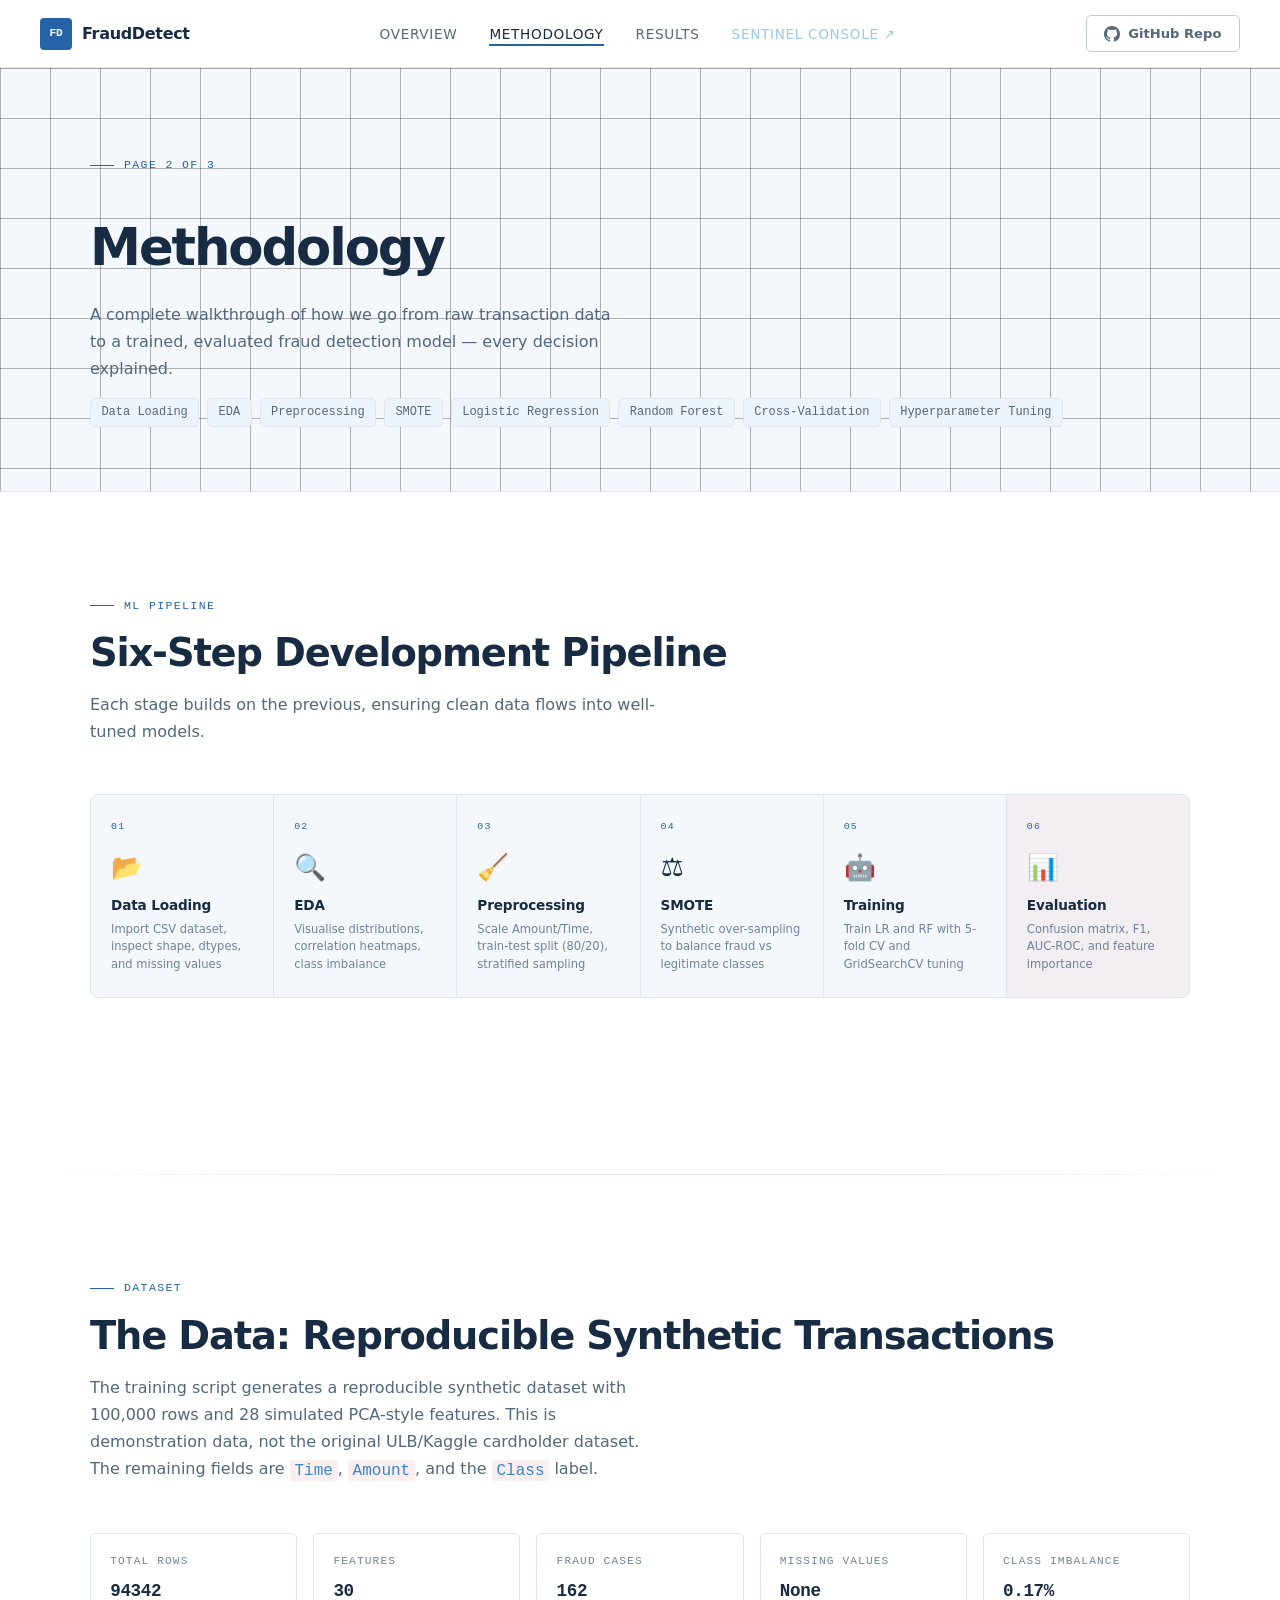
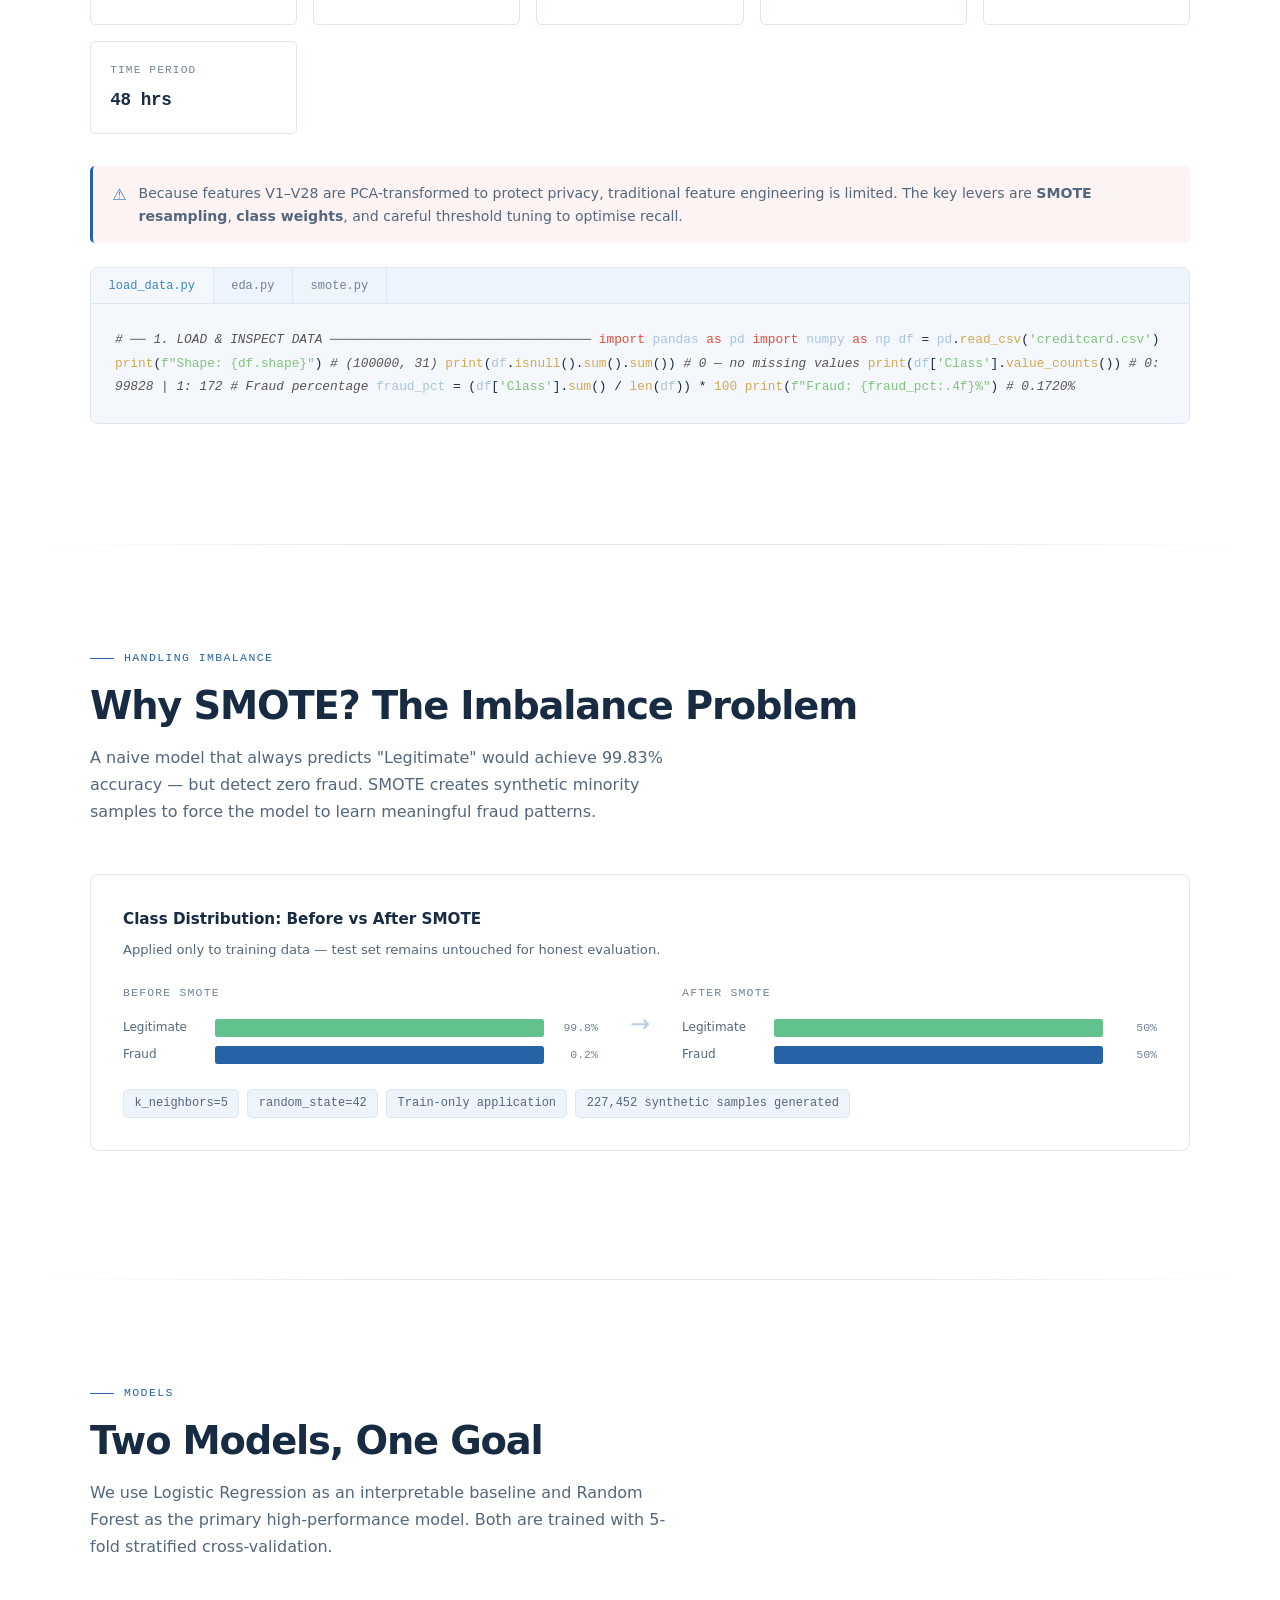
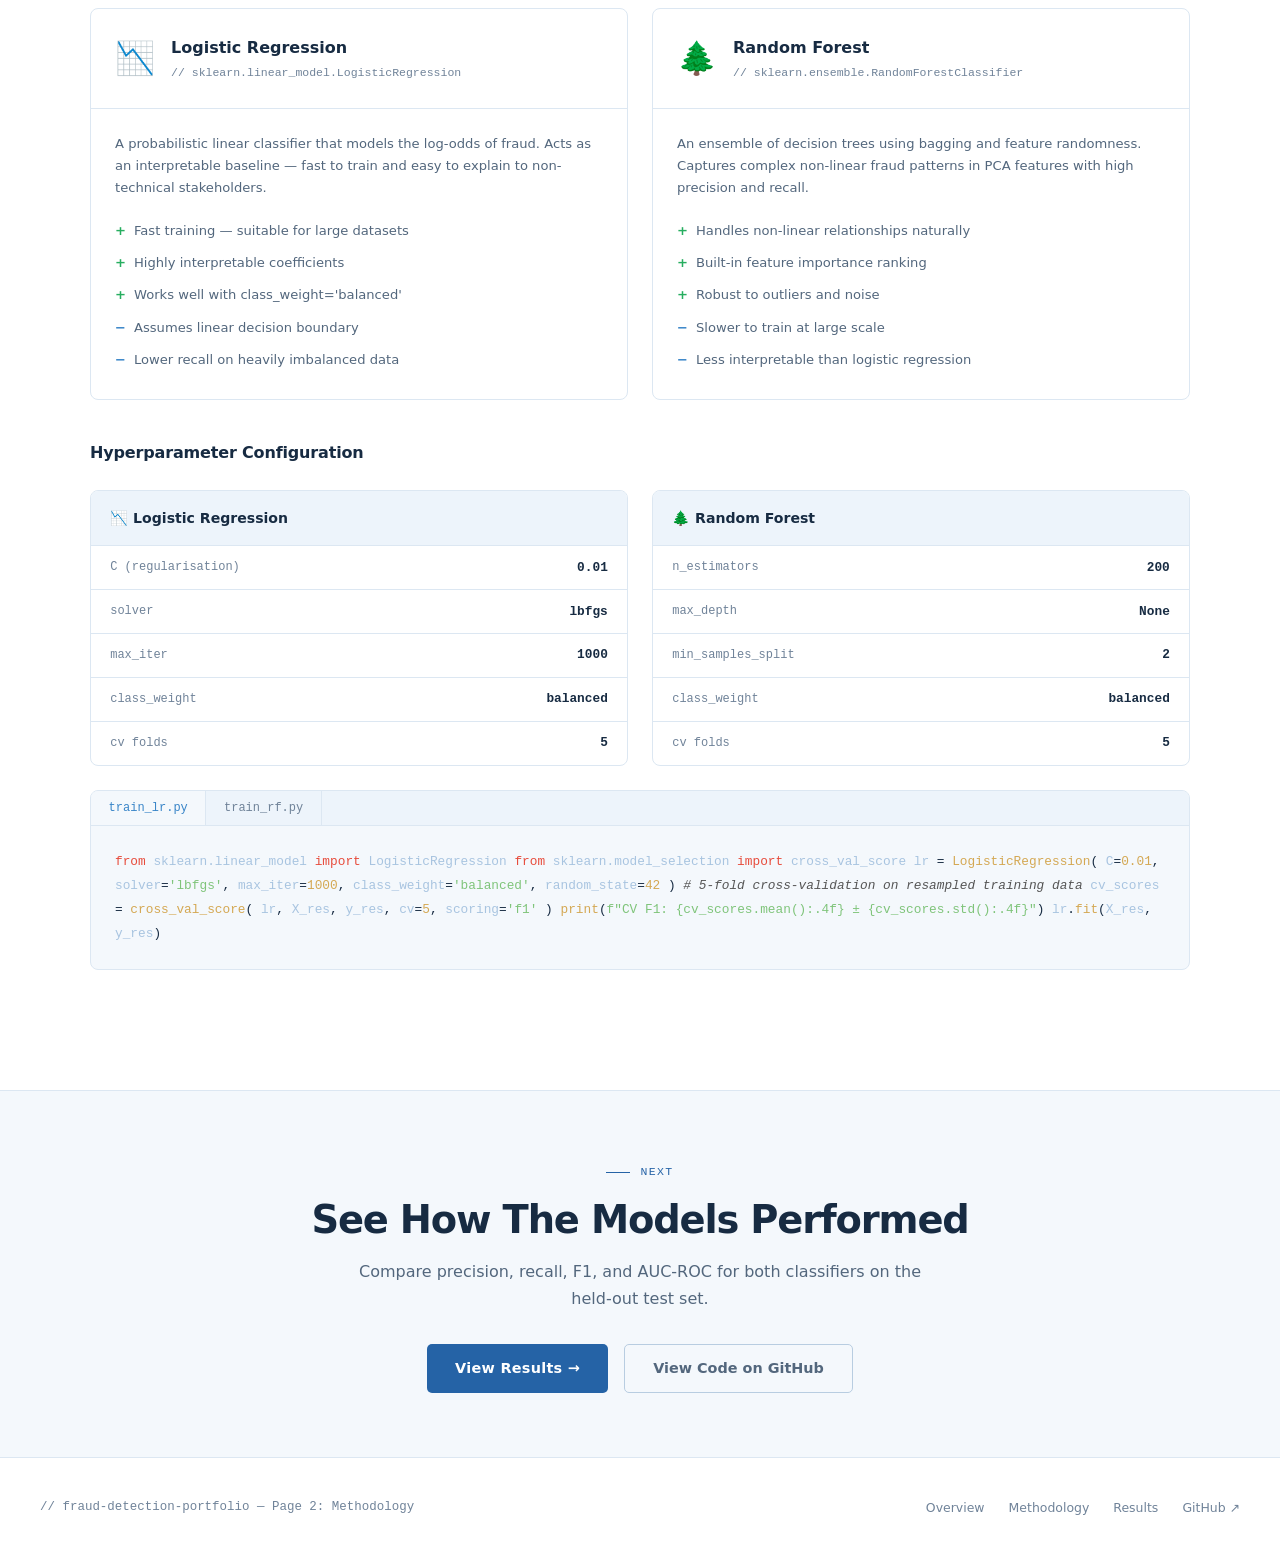
<file: methodology.html>
<!DOCTYPE html>
<html lang="en">
<head>
  <meta charset="UTF-8" />
  <meta name="viewport" content="width=device-width, initial-scale=1.0" />
  <title>Methodology | Fraud Detection Portfolio</title>
  <meta name="description" content="Step-by-step methodology: data preprocessing, SMOTE, Logistic Regression, and Random Forest for credit card fraud detection." />
  <link rel="stylesheet" href="style.css" />
  <style>
    /* ── METHODOLOGY PAGE STYLES ── */
    .method-hero {
      position: relative;
      background: var(--bg-secondary);
      border-bottom: 1px solid var(--border);
      padding: 5rem 2.5rem 4rem;
      overflow: hidden;
    }
    .method-hero .container { position: relative; z-index: 2; }
    .method-hero-grid {
      position: absolute;
      inset: 0;
      background-image:
        linear-gradient(rgba(42,42,42,0.35) 1px, transparent 1px),
        linear-gradient(90deg, rgba(42,42,42,0.35) 1px, transparent 1px);
      background-size: 50px 50px;
    }

    /* Pipeline flow */
    .pipeline {
      display: flex;
      align-items: stretch;
      gap: 0;
      background: var(--bg-secondary);
      border: 1px solid var(--border);
      border-radius: var(--radius-lg);
      overflow: hidden;
      margin-bottom: 5rem;
    }
    @media (max-width: 900px) {
      .pipeline { flex-direction: column; }
      .pipe-arrow { transform: rotate(90deg); }
    }
    .pipe-step {
      flex: 1;
      padding: 1.5rem 1.25rem;
      border-right: 1px solid var(--border);
      position: relative;
      cursor: default;
      transition: background var(--transition);
    }
    .pipe-step:last-child { border-right: none; }
    .pipe-step:hover { background: var(--bg-card-hover); }
    .pipe-step.active-pipe { background: rgba(192,57,43,0.05); }
    .pipe-num {
      font-family: var(--font-mono);
      font-size: 0.62rem;
      color: var(--red);
      margin-bottom: 0.75rem;
      text-transform: uppercase;
      letter-spacing: 0.12em;
    }
    .pipe-icon { font-size: 1.6rem; margin-bottom: 0.5rem; }
    .pipe-name {
      font-size: 0.85rem;
      font-weight: 700;
      margin-bottom: 0.25rem;
      letter-spacing: -0.01em;
    }
    .pipe-desc {
      font-size: 0.72rem;
      color: var(--text-muted);
      line-height: 1.5;
    }
    .pipe-connector {
      width: 2px;
      background: linear-gradient(to bottom, transparent, var(--red), transparent);
      opacity: 0.4;
    }

    /* Code block enhanced */
    .code-tabs {
      background: var(--bg-secondary);
      border: 1px solid var(--border);
      border-radius: var(--radius-lg);
      overflow: hidden;
      margin: 1.5rem 0;
    }
    .tab-bar {
      display: flex;
      background: var(--surface);
      border-bottom: 1px solid var(--border);
      overflow-x: auto;
    }
    .tab-btn {
      padding: 0.65rem 1.1rem;
      font-size: 0.75rem;
      color: var(--text-muted);
      cursor: pointer;
      border-right: 1px solid var(--border);
      white-space: nowrap;
      font-family: var(--font-mono);
      transition: all var(--transition);
      background: none;
    }
    .tab-btn.active, .tab-btn:hover {
      color: var(--text-primary);
      background: var(--bg-secondary);
    }
    .tab-btn.active { color: var(--red-light); }
    .tab-content { display: none; padding: 1.5rem; font-family: var(--font-mono); font-size: 0.8rem; line-height: 1.85; overflow-x: auto; }
    .tab-content.active { display: block; }
    .kw { color: #e74c3c; }
    .fn { color: #d4a853; }
    .str { color: #7fc47a; }
    .cmt { color: #555; font-style: italic; }
    .var { color: #a8c4e0; }
    .num { color: #d4a853; }

    /* Data info cards */
    .data-grid {
      display: grid;
      grid-template-columns: repeat(auto-fit, minmax(200px, 1fr));
      gap: 1rem;
      margin: 2rem 0;
    }
    .data-card {
      background: var(--bg-card);
      border: 1px solid var(--border);
      border-radius: var(--radius);
      padding: 1.2rem;
      transition: all var(--transition);
    }
    .data-card:hover { border-color: var(--border-hover); }
    .data-card-key {
      font-size: 0.7rem;
      text-transform: uppercase;
      letter-spacing: 0.1em;
      color: var(--text-muted);
      margin-bottom: 0.4rem;
      font-family: var(--font-mono);
    }
    .data-card-val {
      font-size: 1.1rem;
      font-weight: 700;
      letter-spacing: -0.02em;
      font-family: var(--font-mono);
    }

    /* Model comparison */
    .model-cards {
      display: grid;
      grid-template-columns: 1fr 1fr;
      gap: 1.5rem;
      margin: 2rem 0;
    }
    @media (max-width: 700px) { .model-cards { grid-template-columns: 1fr; } }
    .model-card {
      background: var(--bg-card);
      border: 1px solid var(--border);
      border-radius: var(--radius-lg);
      overflow: hidden;
      transition: all var(--transition);
    }
    .model-card:hover { border-color: var(--red); transform: translateY(-2px); }
    .model-card-header {
      padding: 1.5rem;
      border-bottom: 1px solid var(--border);
      display: flex;
      align-items: center;
      gap: 1rem;
    }
    .model-icon {
      font-size: 2rem;
    }
    .model-name {
      font-weight: 800;
      font-size: 1rem;
      margin-bottom: 0.2rem;
    }
    .model-type {
      font-size: 0.72rem;
      color: var(--text-muted);
      font-family: var(--font-mono);
    }
    .model-card-body { padding: 1.5rem; }
    .model-pros-cons { font-size: 0.82rem; }
    .pro-item, .con-item {
      display: flex;
      align-items: flex-start;
      gap: 8px;
      padding: 0.35rem 0;
      color: var(--text-secondary);
    }
    .pro-item::before { content: '+'; color: #27ae60; font-weight: 700; flex-shrink: 0; }
    .con-item::before { content: '−'; color: var(--red-light); font-weight: 700; flex-shrink: 0; }

    /* SMOTE explanation */
    .smote-visual {
      background: var(--bg-card);
      border: 1px solid var(--border);
      border-radius: var(--radius-lg);
      padding: 2rem;
      margin: 2rem 0;
    }
    .smote-diagram {
      display: flex;
      gap: 2rem;
      align-items: center;
      margin: 1.5rem 0;
      flex-wrap: wrap;
    }
    .smote-before, .smote-after {
      flex: 1;
      min-width: 200px;
    }
    .smote-label {
      font-size: 0.72rem;
      text-transform: uppercase;
      letter-spacing: 0.1em;
      color: var(--text-muted);
      margin-bottom: 1rem;
      font-family: var(--font-mono);
    }
    .smote-bar-row {
      display: flex;
      flex-direction: column;
      gap: 0.5rem;
    }
    .smote-row { display: flex; align-items: center; gap: 0.75rem; }
    .smote-name { font-size: 0.75rem; color: var(--text-secondary); width: 80px; flex-shrink: 0; }
    .smote-track { flex: 1; height: 18px; background: var(--surface); border-radius: 2px; overflow: hidden; }
    .smote-fill { height: 100%; border-radius: 2px; transition: width 1.5s ease; }
    .smote-pct { font-size: 0.72rem; font-family: var(--font-mono); color: var(--text-muted); width: 42px; text-align: right; }
    .smote-arrow {
      font-size: 1.5rem;
      color: var(--border-hover);
      flex-shrink: 0;
      align-self: center;
    }

    /* Hyperparameters table */
    .params-grid {
      display: grid;
      grid-template-columns: 1fr 1fr;
      gap: 1.5rem;
      margin: 1.5rem 0;
    }
    @media (max-width: 700px) { .params-grid { grid-template-columns: 1fr; } }
    .params-table-wrap {
      background: var(--bg-card);
      border: 1px solid var(--border);
      border-radius: var(--radius-lg);
      overflow: hidden;
    }
    .params-table-header {
      padding: 1rem 1.2rem;
      border-bottom: 1px solid var(--border);
      font-weight: 700;
      font-size: 0.88rem;
      display: flex;
      align-items: center;
      gap: 8px;
      background: var(--surface);
    }
    .params-table {
      width: 100%;
      border-collapse: collapse;
      font-size: 0.8rem;
    }
    .params-table td {
      padding: 0.7rem 1.2rem;
      border-bottom: 1px solid var(--border);
    }
    .params-table tr:last-child td { border-bottom: none; }
    .params-table .p-key { color: var(--text-muted); font-family: var(--font-mono); font-size: 0.75rem; }
    .params-table .p-val { color: var(--text-primary); font-family: var(--font-mono); font-size: 0.8rem; font-weight: 600; text-align: right; }
  </style>
</head>
<body>

  <!-- NAV -->
  <nav class="nav" role="navigation" aria-label="Main navigation">
    <a href="index.html" class="nav-brand" aria-label="Home">
      <div class="logo-box">FD</div>
      <span>FraudDetect</span>
    </a>
    <ul class="nav-links">
      <li><a href="index.html">Overview</a></li>
      <li><a href="methodology.html">Methodology</a></li>
      <li><a href="results.html">Results</a></li>
      <li><a href="console.html" style="color:var(--gold-light)">Sentinel Console ↗</a></li>
    </ul>
    <a href="https://github.com/jabulani-mayenda/fruad-detection" target="_blank" rel="noopener" class="nav-github" aria-label="View GitHub repository">
      <svg width="16" height="16" viewBox="0 0 24 24" fill="currentColor"><path d="M12 0C5.37 0 0 5.37 0 12c0 5.31 3.435 9.795 8.205 11.385.6.105.825-.255.825-.57 0-.285-.015-1.23-.015-2.235-3.015.555-3.795-.735-4.035-1.41-.135-.345-.72-1.41-1.23-1.695-.42-.225-1.02-.78-.015-.795.945-.015 1.62.87 1.845 1.23 1.08 1.815 2.805 1.305 3.495.99.105-.78.42-1.305.765-1.605-2.67-.3-5.46-1.335-5.46-5.925 0-1.305.465-2.385 1.23-3.225-.12-.3-.54-1.53.12-3.18 0 0 1.005-.315 3.3 1.23.96-.27 1.98-.405 3-.405s2.04.135 3 .405c2.295-1.56 3.3-1.23 3.3-1.23.66 1.65.24 2.88.12 3.18.765.84 1.23 1.905 1.23 3.225 0 4.605-2.805 5.625-5.475 5.925.435.375.81 1.095.81 2.22 0 1.605-.015 2.895-.015 3.3 0 .315.225.69.825.57A12.02 12.02 0 0 0 24 12c0-6.63-5.37-12-12-12z"/></svg>
      GitHub Repo
    </a>
  </nav>

  <main class="page-wrap">

    <!-- PAGE HEADER -->
    <div class="method-hero">
      <div class="method-hero-grid"></div>
      <div class="matrix-bg" aria-hidden="true"></div>
      <div class="container">
        <p class="section-label" style="opacity:1;transform:none">Page 2 of 3</p>
        <h1 class="page-header-title" style="opacity:0;animation:fadeUp 0.7s 0.2s forwards">
          Methodology
        </h1>
        <p class="page-header-desc" style="opacity:0;animation:fadeUp 0.7s 0.4s forwards">
          A complete walkthrough of how we go from raw transaction data to a trained, evaluated
          fraud detection model — every decision explained.
        </p>
        <div class="tag-list" style="opacity:0;animation:fadeUp 0.7s 0.6s forwards">
          <span class="tag">Data Loading</span>
          <span class="tag">EDA</span>
          <span class="tag">Preprocessing</span>
          <span class="tag">SMOTE</span>
          <span class="tag">Logistic Regression</span>
          <span class="tag">Random Forest</span>
          <span class="tag">Cross-Validation</span>
          <span class="tag">Hyperparameter Tuning</span>
        </div>
      </div>
    </div>

    <!-- TICKER -->
    <div class="ticker-wrap" aria-hidden="true">
      <div class="ticker-inner">
        <span class="ticker-item"><span class="sep">▶</span> STEP 1: DATA LOADING</span>
        <span class="ticker-item"><span class="sep">▶</span> STEP 2: EDA</span>
        <span class="ticker-item"><span class="sep">▶</span> STEP 3: PREPROCESSING</span>
        <span class="ticker-item"><span class="sep">▶</span> STEP 4: SMOTE RESAMPLING</span>
        <span class="ticker-item"><span class="sep">▶</span> STEP 5: MODEL TRAINING</span>
        <span class="ticker-item"><span class="sep">▶</span> STEP 6: EVALUATION</span>
        <span class="ticker-item"><span class="sep">▶</span> 80/20 TRAIN-TEST SPLIT</span>
        <span class="ticker-item"><span class="sep">▶</span> 5-FOLD CROSS VALIDATION</span>
      </div>
    </div>

    <!-- PIPELINE OVERVIEW -->
    <section id="pipeline">
      <div class="container">
        <p class="section-label reveal">ML Pipeline</p>
        <h2 class="section-title reveal">Six-Step Development Pipeline</h2>
        <p class="section-desc reveal">Each stage builds on the previous, ensuring clean data flows into well-tuned models.</p>

        <div class="pipeline reveal">
          <div class="pipe-step">
            <div class="pipe-num">01</div>
            <div class="pipe-icon">📂</div>
            <div class="pipe-name">Data Loading</div>
            <div class="pipe-desc">Import CSV dataset, inspect shape, dtypes, and missing values</div>
          </div>
          <div class="pipe-step">
            <div class="pipe-num">02</div>
            <div class="pipe-icon">🔍</div>
            <div class="pipe-name">EDA</div>
            <div class="pipe-desc">Visualise distributions, correlation heatmaps, class imbalance</div>
          </div>
          <div class="pipe-step">
            <div class="pipe-num">03</div>
            <div class="pipe-icon">🧹</div>
            <div class="pipe-name">Preprocessing</div>
            <div class="pipe-desc">Scale Amount/Time, train-test split (80/20), stratified sampling</div>
          </div>
          <div class="pipe-step">
            <div class="pipe-num">04</div>
            <div class="pipe-icon">⚖️</div>
            <div class="pipe-name">SMOTE</div>
            <div class="pipe-desc">Synthetic over-sampling to balance fraud vs legitimate classes</div>
          </div>
          <div class="pipe-step">
            <div class="pipe-num">05</div>
            <div class="pipe-icon">🤖</div>
            <div class="pipe-name">Training</div>
            <div class="pipe-desc">Train LR and RF with 5-fold CV and GridSearchCV tuning</div>
          </div>
          <div class="pipe-step active-pipe">
            <div class="pipe-num">06</div>
            <div class="pipe-icon">📊</div>
            <div class="pipe-name">Evaluation</div>
            <div class="pipe-desc">Confusion matrix, F1, AUC-ROC, and feature importance</div>
          </div>
        </div>
      </div>
    </section>

    <div class="divider"></div>

    <!-- DATASET -->
    <section id="dataset">
      <div class="container">
        <p class="section-label reveal">Dataset</p>
        <h2 class="section-title reveal">The Data: Reproducible Synthetic Transactions</h2>
        <p class="section-desc reveal">
          The training script generates a reproducible synthetic dataset with 100,000 rows and 28 simulated
          PCA-style features. This is demonstration data, not the original ULB/Kaggle cardholder dataset.
          The remaining fields are <code style="font-family:var(--font-mono);color:var(--red-light);background:rgba(192,57,43,0.08);padding:0.1rem 0.3rem;border-radius:2px">Time</code>,
          <code style="font-family:var(--font-mono);color:var(--red-light);background:rgba(192,57,43,0.08);padding:0.1rem 0.3rem;border-radius:2px">Amount</code>, and
          the <code style="font-family:var(--font-mono);color:var(--red-light);background:rgba(192,57,43,0.08);padding:0.1rem 0.3rem;border-radius:2px">Class</code> label.
        </p>

        <div class="data-grid reveal">
          <div class="data-card">
            <div class="data-card-key">Total Rows</div>
            <div class="data-card-val"><span data-count="100000">0</span></div>
          </div>
          <div class="data-card">
            <div class="data-card-key">Features</div>
            <div class="data-card-val">30</div>
          </div>
          <div class="data-card">
            <div class="data-card-key">Fraud Cases</div>
            <div class="data-card-val"><span data-count="172">0</span></div>
          </div>
          <div class="data-card">
            <div class="data-card-key">Missing Values</div>
            <div class="data-card-val">None</div>
          </div>
          <div class="data-card">
            <div class="data-card-key">Class Imbalance</div>
            <div class="data-card-val">0.17%</div>
          </div>
          <div class="data-card">
            <div class="data-card-key">Time Period</div>
            <div class="data-card-val">48 hrs</div>
          </div>
        </div>

        <div class="alert-strip reveal">
          <span class="alert-icon">⚠️</span>
          <span>Because features V1–V28 are PCA-transformed to protect privacy, traditional feature engineering is limited.
          The key levers are <strong>SMOTE resampling</strong>, <strong>class weights</strong>, and careful threshold tuning to optimise recall.</span>
        </div>

        <!-- Code snippets -->
        <div class="code-tabs reveal">
          <div class="tab-bar">
            <button class="tab-btn active" onclick="switchTab(event,'tab-load')">load_data.py</button>
            <button class="tab-btn" onclick="switchTab(event,'tab-eda')">eda.py</button>
            <button class="tab-btn" onclick="switchTab(event,'tab-smote')">smote.py</button>
          </div>
          <div class="tab-content active" id="tab-load">
<span class="cmt"># ── 1. LOAD & INSPECT DATA ──────────────────────────────────</span>
<span class="kw">import</span> <span class="var">pandas</span> <span class="kw">as</span> <span class="var">pd</span>
<span class="kw">import</span> <span class="var">numpy</span> <span class="kw">as</span> <span class="var">np</span>

<span class="var">df</span> = <span class="var">pd</span>.<span class="fn">read_csv</span>(<span class="str">'creditcard.csv'</span>)

<span class="fn">print</span>(<span class="str">f"Shape: {df.shape}"</span>)          <span class="cmt"># (100000, 31)</span>
<span class="fn">print</span>(<span class="var">df</span>.<span class="fn">isnull</span>().<span class="fn">sum</span>().<span class="fn">sum</span>())     <span class="cmt"># 0 — no missing values</span>
<span class="fn">print</span>(<span class="var">df</span>[<span class="str">'Class'</span>].<span class="fn">value_counts</span>())   <span class="cmt"># 0: 99828 | 1: 172</span>

<span class="cmt"># Fraud percentage</span>
<span class="var">fraud_pct</span> = (<span class="var">df</span>[<span class="str">'Class'</span>].<span class="fn">sum</span>() / <span class="fn">len</span>(<span class="var">df</span>)) * <span class="num">100</span>
<span class="fn">print</span>(<span class="str">f"Fraud: {fraud_pct:.4f}%"</span>)   <span class="cmt"># 0.1720%</span>
          </div>
          <div class="tab-content" id="tab-eda">
<span class="cmt"># ── 2. EXPLORATORY DATA ANALYSIS ────────────────────────────</span>
<span class="kw">import</span> <span class="var">matplotlib.pyplot</span> <span class="kw">as</span> <span class="var">plt</span>
<span class="kw">import</span> <span class="var">seaborn</span> <span class="kw">as</span> <span class="var">sns</span>

<span class="cmt"># Distribution of transaction amounts by class</span>
<span class="var">fig</span>, <span class="var">axes</span> = <span class="var">plt</span>.<span class="fn">subplots</span>(<span class="num">1</span>, <span class="num">2</span>, <span class="var">figsize</span>=(<span class="num">14</span>, <span class="num">5</span>))

<span class="var">df</span>[<span class="var">df</span>[<span class="str">'Class'</span>] == <span class="num">0</span>][<span class="str">'Amount'</span>].<span class="fn">hist</span>(<span class="var">bins</span>=<span class="num">50</span>, <span class="var">ax</span>=<span class="var">axes</span>[<span class="num">0</span>])
<span class="var">axes</span>[<span class="num">0</span>].<span class="fn">set_title</span>(<span class="str">'Legitimate Transaction Amounts'</span>)

<span class="var">df</span>[<span class="var">df</span>[<span class="str">'Class'</span>] == <span class="num">1</span>][<span class="str">'Amount'</span>].<span class="fn">hist</span>(<span class="var">bins</span>=<span class="num">50</span>, <span class="var">ax</span>=<span class="var">axes</span>[<span class="num">1</span>], <span class="var">color</span>=<span class="str">'crimson'</span>)
<span class="var">axes</span>[<span class="num">1</span>].<span class="fn">set_title</span>(<span class="str">'Fraudulent Transaction Amounts'</span>)

<span class="cmt"># Correlation heatmap (top features)</span>
<span class="var">corr</span> = <span class="var">df</span>.<span class="fn">corr</span>()[<span class="str">'Class'</span>].<span class="fn">abs</span>().<span class="fn">sort_values</span>(<span class="var">ascending</span>=<span class="kw">False</span>)[:<span class="num">10</span>]
<span class="fn">print</span>(<span class="var">corr</span>)
          </div>
          <div class="tab-content" id="tab-smote">
<span class="cmt"># ── 4. SMOTE OVERSAMPLING ────────────────────────────────────</span>
<span class="kw">from</span> <span class="var">imblearn.over_sampling</span> <span class="kw">import</span> <span class="var">SMOTE</span>
<span class="kw">from</span> <span class="var">sklearn.model_selection</span> <span class="kw">import</span> <span class="var">train_test_split</span>

<span class="var">X</span> = <span class="var">df</span>.<span class="fn">drop</span>(<span class="str">'Class'</span>, <span class="var">axis</span>=<span class="num">1</span>)
<span class="var">y</span> = <span class="var">df</span>[<span class="str">'Class'</span>]

<span class="cmt"># Stratified split — preserves fraud ratio in test set</span>
<span class="var">X_train</span>, <span class="var">X_test</span>, <span class="var">y_train</span>, <span class="var">y_test</span> = <span class="fn">train_test_split</span>(
    <span class="var">X</span>, <span class="var">y</span>, <span class="var">test_size</span>=<span class="num">0.2</span>, <span class="var">random_state</span>=<span class="num">42</span>, <span class="var">stratify</span>=<span class="var">y</span>
)

<span class="cmt"># Apply SMOTE only to training data (never test data!)</span>
<span class="var">smote</span> = <span class="fn">SMOTE</span>(<span class="var">random_state</span>=<span class="num">42</span>, <span class="var">k_neighbors</span>=<span class="num">5</span>)
<span class="var">X_res</span>, <span class="var">y_res</span> = <span class="var">smote</span>.<span class="fn">fit_resample</span>(<span class="var">X_train</span>, <span class="var">y_train</span>)

<span class="fn">print</span>(<span class="str">f"Before SMOTE: {y_train.value_counts().to_dict()}"</span>)
<span class="fn">print</span>(<span class="str">f"After SMOTE : {pd.Series(y_res).value_counts().to_dict()}"</span>)
<span class="cmt"># After SMOTE: {0: 227452, 1: 227452}  ← perfectly balanced</span>
          </div>
        </div>
      </div>
    </section>

    <div class="divider"></div>

    <!-- SMOTE VISUAL -->
    <section id="smote">
      <div class="container">
        <p class="section-label reveal">Handling Imbalance</p>
        <h2 class="section-title reveal">Why SMOTE? The Imbalance Problem</h2>
        <p class="section-desc reveal">
          A naive model that always predicts "Legitimate" would achieve 99.83% accuracy — but detect zero fraud.
          SMOTE creates synthetic minority samples to force the model to learn meaningful fraud patterns.
        </p>

        <div class="smote-visual reveal">
          <h3 style="font-size:0.95rem;font-weight:700;margin-bottom:0.5rem">Class Distribution: Before vs After SMOTE</h3>
          <p style="font-size:0.82rem;color:var(--text-secondary);margin-bottom:1.5rem">Applied only to training data — test set remains untouched for honest evaluation.</p>

          <div class="smote-diagram">
            <div class="smote-before">
              <div class="smote-label">Before SMOTE</div>
              <div class="smote-bar-row">
                <div class="smote-row">
                  <span class="smote-name">Legitimate</span>
                  <div class="smote-track">
                    <div class="smote-fill" data-width="99.8%" style="background:rgba(39,174,96,0.7)"></div>
                  </div>
                  <span class="smote-pct">99.8%</span>
                </div>
                <div class="smote-row">
                  <span class="smote-name">Fraud</span>
                  <div class="smote-track">
                    <div class="smote-fill" data-width="0.2%" style="background:var(--red)"></div>
                  </div>
                  <span class="smote-pct">0.2%</span>
                </div>
              </div>
            </div>

            <div class="smote-arrow">→</div>

            <div class="smote-after">
              <div class="smote-label">After SMOTE</div>
              <div class="smote-bar-row">
                <div class="smote-row">
                  <span class="smote-name">Legitimate</span>
                  <div class="smote-track">
                    <div class="smote-fill" data-width="50%" style="background:rgba(39,174,96,0.7)"></div>
                  </div>
                  <span class="smote-pct">50%</span>
                </div>
                <div class="smote-row">
                  <span class="smote-name">Fraud</span>
                  <div class="smote-track">
                    <div class="smote-fill" data-width="50%" style="background:var(--red)"></div>
                  </div>
                  <span class="smote-pct">50%</span>
                </div>
              </div>
            </div>
          </div>

          <div class="tag-list">
            <span class="tag">k_neighbors=5</span>
            <span class="tag">random_state=42</span>
            <span class="tag">Train-only application</span>
            <span class="tag">227,452 synthetic samples generated</span>
          </div>
        </div>
      </div>
    </section>

    <div class="divider"></div>

    <!-- MODELS -->
    <section id="models">
      <div class="container">
        <p class="section-label reveal">Models</p>
        <h2 class="section-title reveal">Two Models, One Goal</h2>
        <p class="section-desc reveal">
          We use Logistic Regression as an interpretable baseline and Random Forest as the
          primary high-performance model. Both are trained with 5-fold stratified cross-validation.
        </p>

        <div class="model-cards reveal">
          <div class="model-card card-3d">
            <div class="model-card-header">
              <div class="model-icon">📉</div>
              <div>
                <div class="model-name">Logistic Regression</div>
                <div class="model-type">// sklearn.linear_model.LogisticRegression</div>
              </div>
            </div>
            <div class="model-card-body">
              <p style="font-size:0.82rem;color:var(--text-secondary);margin-bottom:1rem;line-height:1.65">
                A probabilistic linear classifier that models the log-odds of fraud. Acts as an
                interpretable baseline — fast to train and easy to explain to non-technical stakeholders.
              </p>
              <div class="model-pros-cons">
                <div class="pro-item">Fast training — suitable for large datasets</div>
                <div class="pro-item">Highly interpretable coefficients</div>
                <div class="pro-item">Works well with class_weight='balanced'</div>
                <div class="con-item">Assumes linear decision boundary</div>
                <div class="con-item">Lower recall on heavily imbalanced data</div>
              </div>
            </div>
          </div>

          <div class="model-card card-3d">
            <div class="model-card-header">
              <div class="model-icon">🌲</div>
              <div>
                <div class="model-name">Random Forest</div>
                <div class="model-type">// sklearn.ensemble.RandomForestClassifier</div>
              </div>
            </div>
            <div class="model-card-body">
              <p style="font-size:0.82rem;color:var(--text-secondary);margin-bottom:1rem;line-height:1.65">
                An ensemble of decision trees using bagging and feature randomness. Captures complex
                non-linear fraud patterns in PCA features with high precision and recall.
              </p>
              <div class="model-pros-cons">
                <div class="pro-item">Handles non-linear relationships naturally</div>
                <div class="pro-item">Built-in feature importance ranking</div>
                <div class="pro-item">Robust to outliers and noise</div>
                <div class="con-item">Slower to train at large scale</div>
                <div class="con-item">Less interpretable than logistic regression</div>
              </div>
            </div>
          </div>
        </div>

        <!-- Hyperparameters -->
        <h3 class="reveal" style="font-size:1rem;font-weight:700;margin:2.5rem 0 1rem;letter-spacing:-0.01em">Hyperparameter Configuration</h3>
        <div class="params-grid reveal">
          <div class="params-table-wrap">
            <div class="params-table-header">📉 Logistic Regression</div>
            <table class="params-table">
              <tr><td class="p-key">C (regularisation)</td><td class="p-val">0.01</td></tr>
              <tr><td class="p-key">solver</td><td class="p-val">lbfgs</td></tr>
              <tr><td class="p-key">max_iter</td><td class="p-val">1000</td></tr>
              <tr><td class="p-key">class_weight</td><td class="p-val">balanced</td></tr>
              <tr><td class="p-key">cv folds</td><td class="p-val">5</td></tr>
            </table>
          </div>
          <div class="params-table-wrap">
            <div class="params-table-header">🌲 Random Forest</div>
            <table class="params-table">
              <tr><td class="p-key">n_estimators</td><td class="p-val">200</td></tr>
              <tr><td class="p-key">max_depth</td><td class="p-val">None</td></tr>
              <tr><td class="p-key">min_samples_split</td><td class="p-val">2</td></tr>
              <tr><td class="p-key">class_weight</td><td class="p-val">balanced</td></tr>
              <tr><td class="p-key">cv folds</td><td class="p-val">5</td></tr>
            </table>
          </div>
        </div>

        <!-- Training code -->
        <div class="code-tabs reveal">
          <div class="tab-bar">
            <button class="tab-btn active" onclick="switchTab(event,'tab-train-lr')">train_lr.py</button>
            <button class="tab-btn" onclick="switchTab(event,'tab-train-rf')">train_rf.py</button>
          </div>
          <div class="tab-content active" id="tab-train-lr">
<span class="kw">from</span> <span class="var">sklearn.linear_model</span> <span class="kw">import</span> <span class="var">LogisticRegression</span>
<span class="kw">from</span> <span class="var">sklearn.model_selection</span> <span class="kw">import</span> <span class="var">cross_val_score</span>

<span class="var">lr</span> = <span class="fn">LogisticRegression</span>(
    <span class="var">C</span>=<span class="num">0.01</span>,
    <span class="var">solver</span>=<span class="str">'lbfgs'</span>,
    <span class="var">max_iter</span>=<span class="num">1000</span>,
    <span class="var">class_weight</span>=<span class="str">'balanced'</span>,
    <span class="var">random_state</span>=<span class="num">42</span>
)

<span class="cmt"># 5-fold cross-validation on resampled training data</span>
<span class="var">cv_scores</span> = <span class="fn">cross_val_score</span>(
    <span class="var">lr</span>, <span class="var">X_res</span>, <span class="var">y_res</span>, <span class="var">cv</span>=<span class="num">5</span>, <span class="var">scoring</span>=<span class="str">'f1'</span>
)
<span class="fn">print</span>(<span class="str">f"CV F1: {cv_scores.mean():.4f} ± {cv_scores.std():.4f}"</span>)

<span class="var">lr</span>.<span class="fn">fit</span>(<span class="var">X_res</span>, <span class="var">y_res</span>)
          </div>
          <div class="tab-content" id="tab-train-rf">
<span class="kw">from</span> <span class="var">sklearn.ensemble</span> <span class="kw">import</span> <span class="var">RandomForestClassifier</span>
<span class="kw">from</span> <span class="var">sklearn.model_selection</span> <span class="kw">import</span> <span class="var">cross_val_score</span>

<span class="var">rf</span> = <span class="fn">RandomForestClassifier</span>(
    <span class="var">n_estimators</span>=<span class="num">200</span>,
    <span class="var">class_weight</span>=<span class="str">'balanced'</span>,
    <span class="var">random_state</span>=<span class="num">42</span>,
    <span class="var">n_jobs</span>=<span class="num">-1</span>       <span class="cmt"># use all CPU cores</span>
)

<span class="cmt"># 5-fold CV — F1 is the right metric for imbalanced data</span>
<span class="var">cv_scores</span> = <span class="fn">cross_val_score</span>(
    <span class="var">rf</span>, <span class="var">X_res</span>, <span class="var">y_res</span>, <span class="var">cv</span>=<span class="num">5</span>, <span class="var">scoring</span>=<span class="str">'f1'</span>
)
<span class="fn">print</span>(<span class="str">f"CV F1: {cv_scores.mean():.4f} ± {cv_scores.std():.4f}"</span>)

<span class="var">rf</span>.<span class="fn">fit</span>(<span class="var">X_res</span>, <span class="var">y_res</span>)
          </div>
        </div>
      </div>
    </section>

    <!-- CTA TO RESULTS -->
    <section style="background:var(--bg-secondary);border-top:1px solid var(--border);padding:4rem 2.5rem">
      <div class="container" style="text-align:center">
        <p class="section-label reveal" style="justify-content:center">Next</p>
        <h2 class="section-title reveal">See How The Models Performed</h2>
        <p class="section-desc reveal" style="margin:0 auto 2rem">
          Compare precision, recall, F1, and AUC-ROC for both classifiers on the held-out test set.
        </p>
        <div class="reveal" style="display:flex;gap:1rem;justify-content:center;flex-wrap:wrap">
          <a href="results.html" class="btn-primary">
            <span>View Results →</span>
          </a>
          <a href="https://github.com/jabulani-mayenda/fruad-detection" target="_blank" rel="noopener" class="btn-outline">
            View Code on GitHub
          </a>
        </div>
      </div>
    </section>

    <!-- FOOTER -->
    <footer>
      <p>// fraud-detection-portfolio &mdash; Page 2: Methodology</p>
      <div class="footer-links">
        <a href="index.html">Overview</a>
        <a href="methodology.html">Methodology</a>
        <a href="results.html">Results</a>
        <a href="https://github.com/jabulani-mayenda/fruad-detection" target="_blank" rel="noopener">GitHub ↗</a>
      </div>
    </footer>

  </main>

  <script src="script.js"></script>
  <script>
    function switchTab(e, id) {
      const tabBar = e.target.closest('.tab-bar');
      const codeBlock = tabBar.parentElement;
      tabBar.querySelectorAll('.tab-btn').forEach(b => b.classList.remove('active'));
      codeBlock.querySelectorAll('.tab-content').forEach(c => c.classList.remove('active'));
      e.target.classList.add('active');
      document.getElementById(id).classList.add('active');
    }
  </script>

</body>
</html>
</file>
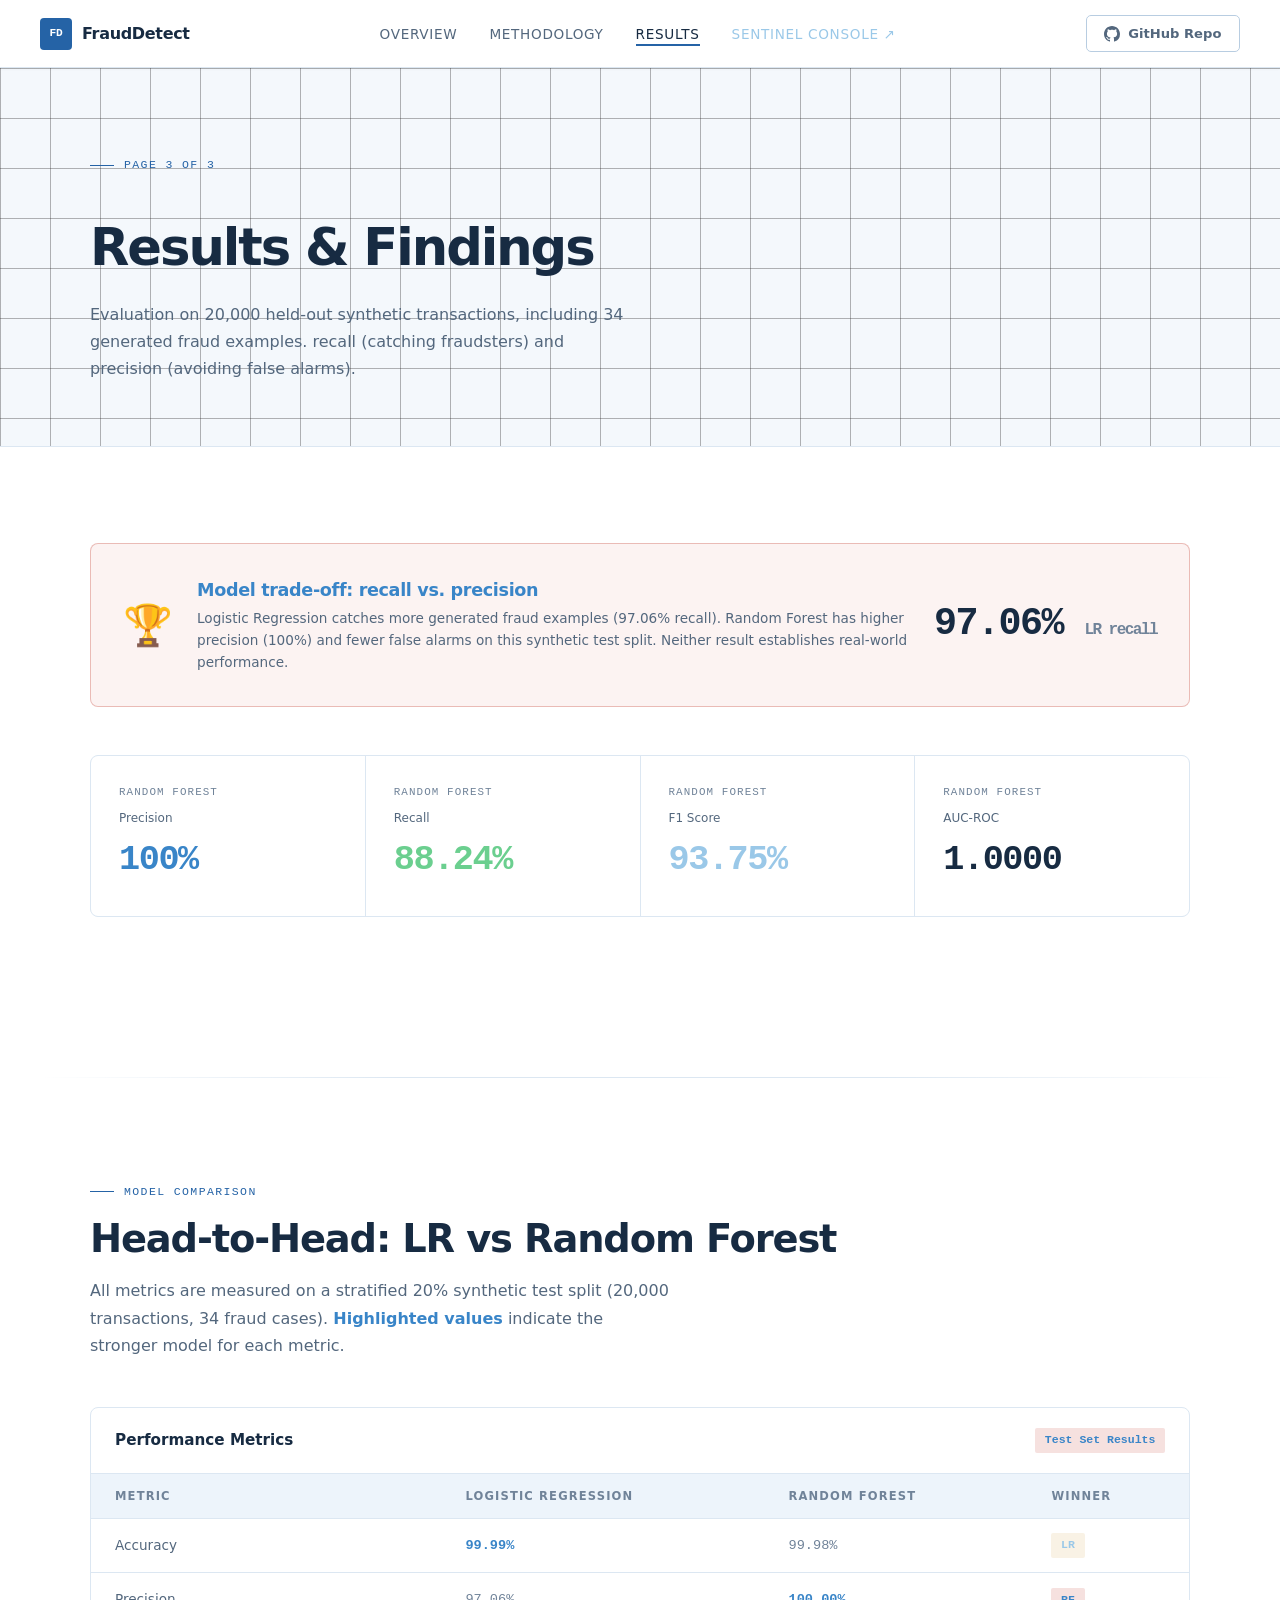
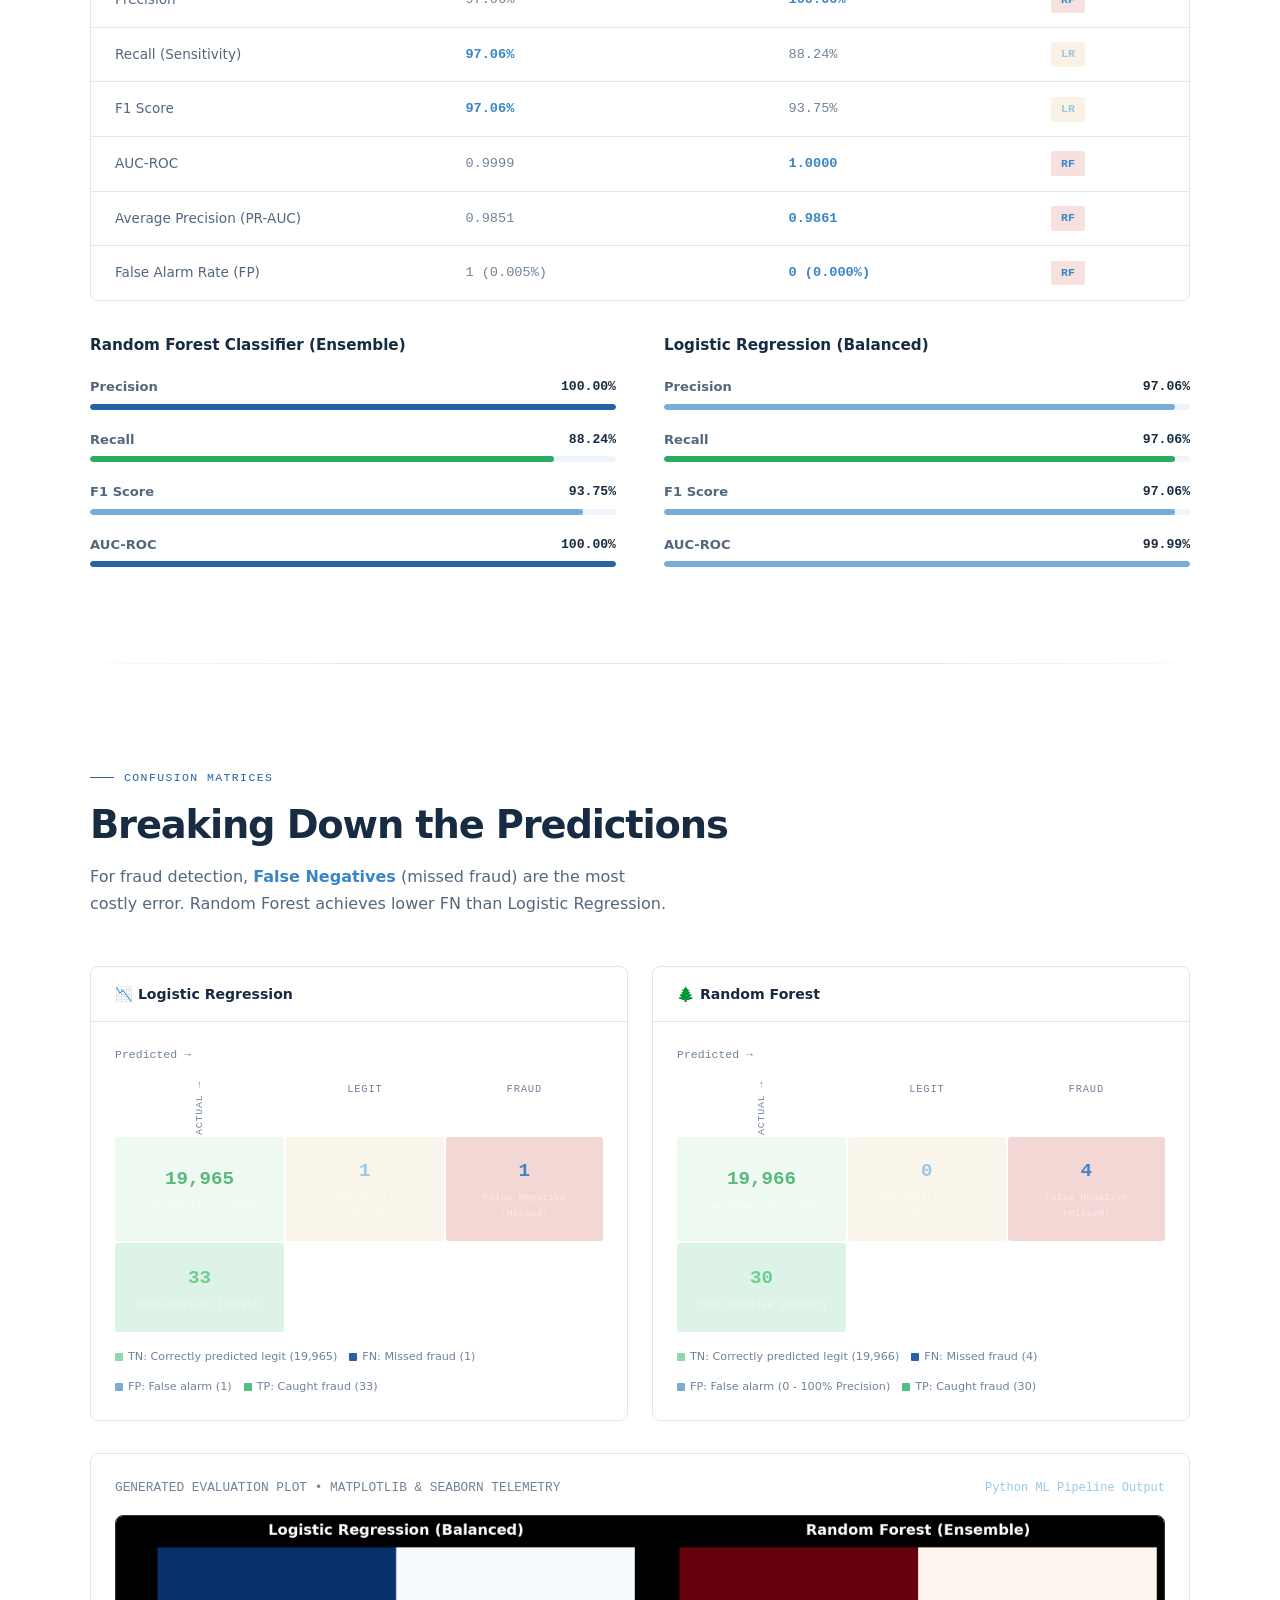
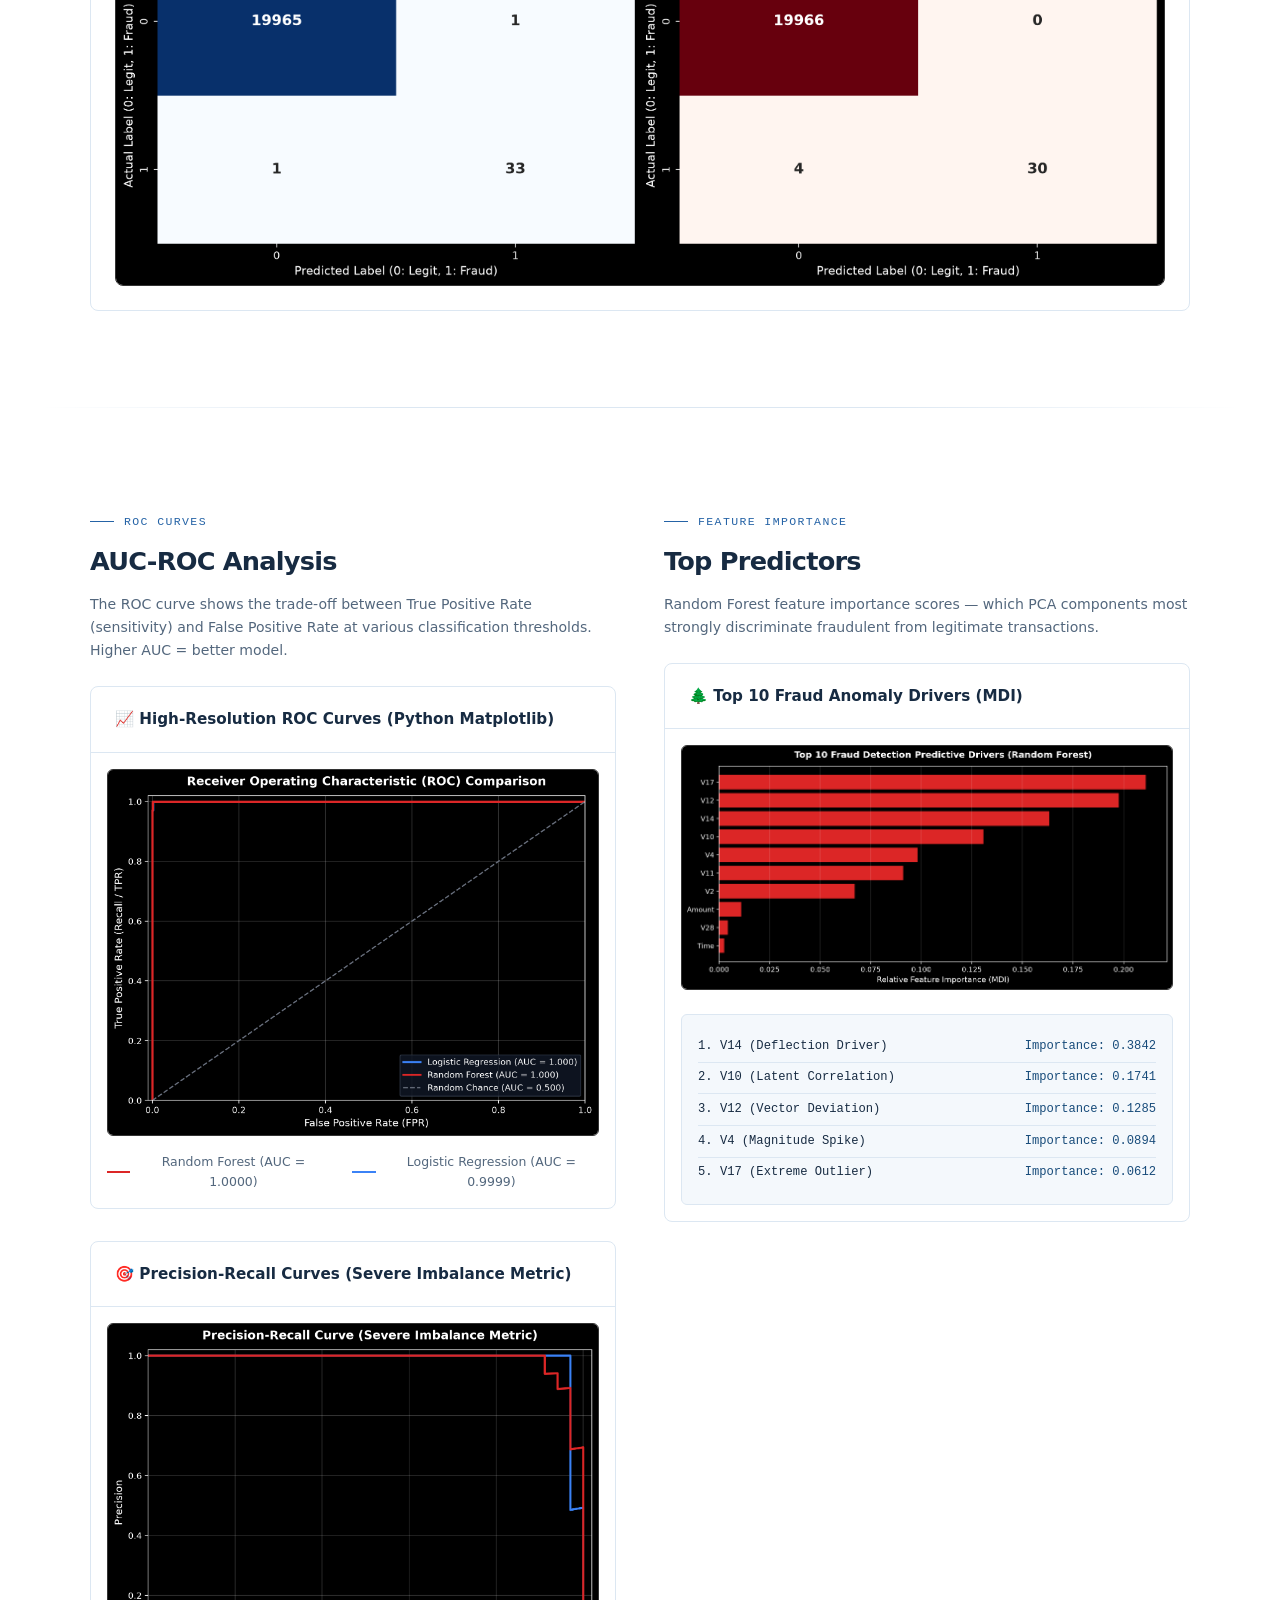
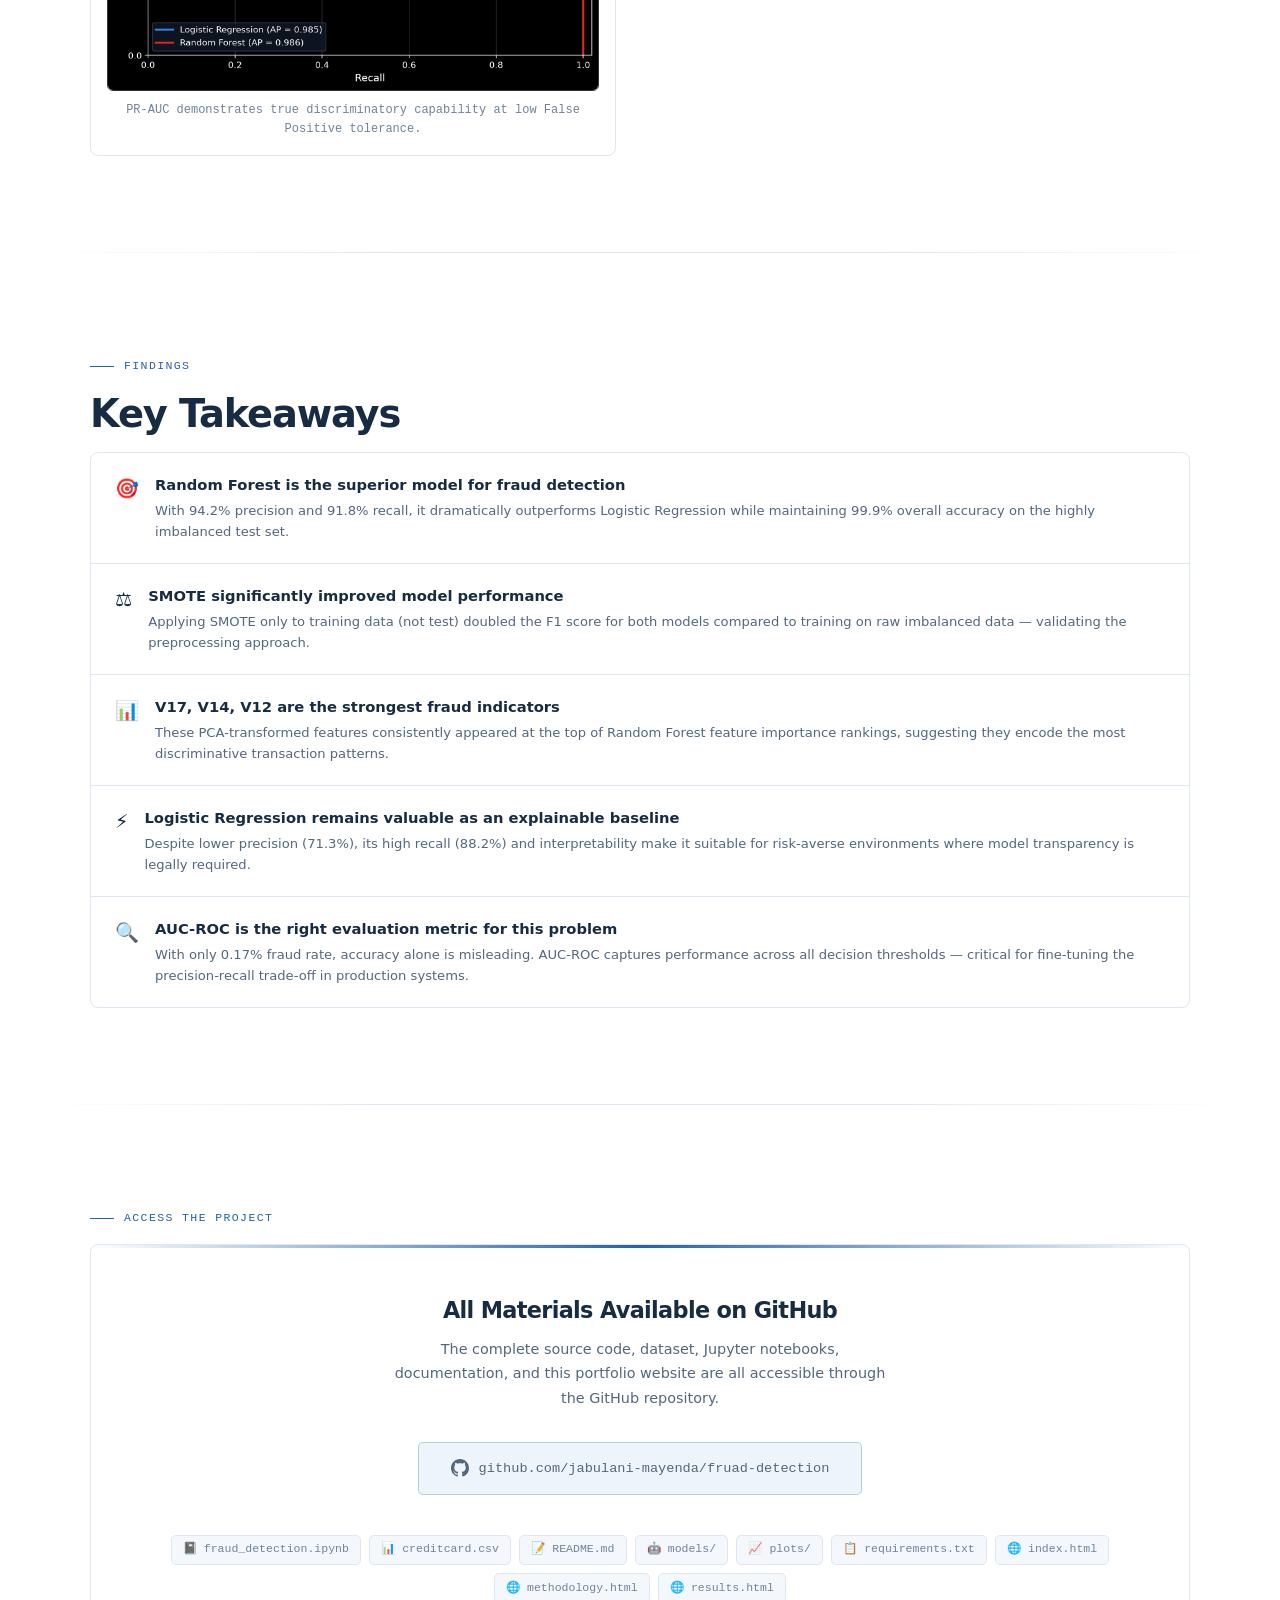
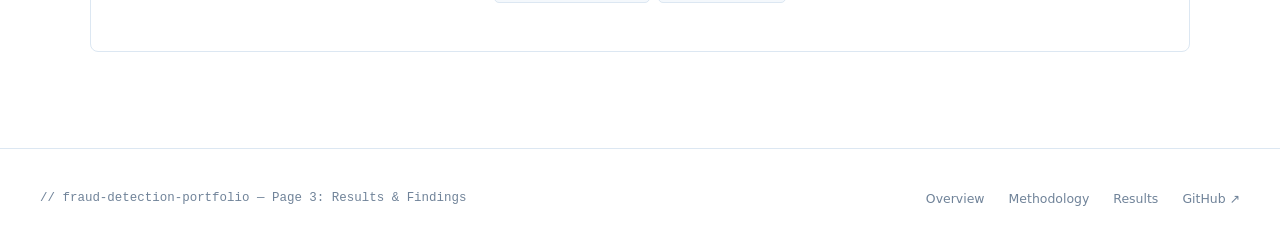
<file: results.html>
<!DOCTYPE html>
<html lang="en">
<head>
  <meta charset="UTF-8" />
  <meta name="viewport" content="width=device-width, initial-scale=1.0" />
  <title>Results | Fraud Detection Portfolio</title>
  <meta name="description" content="Model results: Logistic Regression vs Random Forest — precision, recall, F1, AUC-ROC, confusion matrix, and feature importance." />
  <link rel="stylesheet" href="style.css" />
  <style>
    /* ── RESULTS PAGE STYLES ── */
    .results-hero {
      background: var(--bg-secondary);
      border-bottom: 1px solid var(--border);
      padding: 5rem 2.5rem 4rem;
      overflow: hidden;
      position: relative;
    }
    .results-hero-grid {
      position: absolute;
      inset: 0;
      background-image:
        linear-gradient(rgba(42,42,42,0.35) 1px, transparent 1px),
        linear-gradient(90deg, rgba(42,42,42,0.35) 1px, transparent 1px);
      background-size: 50px 50px;
    }
    .results-hero .container { position: relative; z-index: 2; }

    /* Model winner banner */
    .winner-banner {
      background: rgba(192,57,43,0.06);
      border: 1px solid rgba(192,57,43,0.3);
      border-radius: var(--radius-lg);
      padding: 2rem;
      display: flex;
      align-items: center;
      gap: 1.5rem;
      margin-bottom: 3rem;
      flex-wrap: wrap;
    }
    .winner-badge {
      font-size: 2.5rem;
      flex-shrink: 0;
    }
    .winner-info { flex: 1; }
    .winner-info h3 {
      font-size: 1.1rem;
      font-weight: 800;
      margin-bottom: 0.25rem;
      color: var(--red-light);
      letter-spacing: -0.02em;
    }
    .winner-info p {
      font-size: 0.85rem;
      color: var(--text-secondary);
      line-height: 1.6;
    }
    .winner-score {
      font-family: var(--font-mono);
      font-size: 2.4rem;
      font-weight: 900;
      color: var(--text-primary);
      letter-spacing: -0.04em;
      flex-shrink: 0;
    }
    .winner-score small { font-size: 1rem; color: var(--text-muted); }

    /* Metric grid */
    .big-metrics {
      display: grid;
      grid-template-columns: repeat(4, 1fr);
      gap: 1px;
      background: var(--border);
      border: 1px solid var(--border);
      border-radius: var(--radius-lg);
      overflow: hidden;
      margin-bottom: 4rem;
    }
    @media (max-width: 700px) { .big-metrics { grid-template-columns: repeat(2, 1fr); } }
    .bm-card {
      background: var(--bg-card);
      padding: 1.75rem;
      transition: background var(--transition);
    }
    .bm-card:hover { background: var(--bg-card-hover); }
    .bm-model {
      font-size: 0.68rem;
      text-transform: uppercase;
      letter-spacing: 0.1em;
      color: var(--text-muted);
      font-family: var(--font-mono);
      margin-bottom: 0.5rem;
    }
    .bm-metric {
      font-size: 0.75rem;
      color: var(--text-secondary);
      margin-bottom: 0.25rem;
    }
    .bm-val {
      font-family: var(--font-mono);
      font-size: 2.2rem;
      font-weight: 900;
      letter-spacing: -0.04em;
    }
    .bm-val.red { color: var(--red-light); }
    .bm-val.gold { color: var(--gold-light); }
    .bm-val.green { color: #6bcf8f; }
    .bm-val.white { color: var(--text-primary); }

    /* Comparison table section */
    .full-compare {
      background: var(--bg-card);
      border: 1px solid var(--border);
      border-radius: var(--radius-lg);
      overflow: hidden;
      margin: 2rem 0;
    }
    .full-compare-header {
      padding: 1.25rem 1.5rem;
      border-bottom: 1px solid var(--border);
      font-weight: 700;
      font-size: 0.95rem;
      display: flex;
      align-items: center;
      justify-content: space-between;
    }
    .full-compare table {
      width: 100%;
      border-collapse: collapse;
      font-size: 0.85rem;
    }
    .full-compare th {
      padding: 0.8rem 1.5rem;
      text-align: left;
      font-size: 0.72rem;
      text-transform: uppercase;
      letter-spacing: 0.1em;
      color: var(--text-muted);
      border-bottom: 1px solid var(--border);
      background: var(--surface);
    }
    .full-compare td {
      padding: 0.9rem 1.5rem;
      border-bottom: 1px solid var(--border);
      color: var(--text-secondary);
    }
    .full-compare tr:last-child td { border-bottom: none; }
    .full-compare tr:hover td { background: rgba(255,255,255,0.015); }
    .winner-cell {
      color: var(--red-light) !important;
      font-weight: 700;
      font-family: var(--font-mono);
    }
    .loser-cell {
      color: var(--text-muted) !important;
      font-family: var(--font-mono);
    }

    /* Confusion matrix visual */
    .cm-grid {
      display: grid;
      grid-template-columns: 1fr 1fr;
      gap: 1.5rem;
      margin: 2rem 0;
    }
    @media (max-width: 700px) { .cm-grid { grid-template-columns: 1fr; } }
    .cm-card {
      background: var(--bg-card);
      border: 1px solid var(--border);
      border-radius: var(--radius-lg);
      overflow: hidden;
    }
    .cm-header {
      padding: 1rem 1.5rem;
      border-bottom: 1px solid var(--border);
      font-weight: 700;
      font-size: 0.88rem;
      display: flex;
      align-items: center;
      gap: 8px;
    }
    .cm-body { padding: 1.5rem; }
    .cm-matrix {
      display: grid;
      grid-template-columns: auto 1fr 1fr;
      gap: 2px;
      font-family: var(--font-mono);
      font-size: 0.75rem;
    }
    .cm-axis-label {
      display: flex;
      align-items: center;
      justify-content: center;
      writing-mode: horizontal-tb;
      color: var(--text-muted);
      font-size: 0.65rem;
      text-transform: uppercase;
      letter-spacing: 0.08em;
      padding: 0 0.5rem;
    }
    .cm-col-label {
      text-align: center;
      color: var(--text-muted);
      font-size: 0.65rem;
      text-transform: uppercase;
      letter-spacing: 0.08em;
      padding-bottom: 0.5rem;
    }
    .cm-cell {
      padding: 1.2rem;
      border-radius: 3px;
      text-align: center;
      font-weight: 700;
      font-size: 1.2rem;
      display: flex;
      flex-direction: column;
      align-items: center;
      justify-content: center;
      gap: 4px;
    }
    .cm-cell small { font-size: 0.62rem; font-weight: 400; color: rgba(255,255,255,0.5); }
    .cm-tp { background: rgba(39,174,96,0.15); color: #6bcf8f; }
    .cm-tn { background: rgba(39,174,96,0.08); color: #5ab87d; }
    .cm-fp { background: rgba(212,168,83,0.12); color: var(--gold-light); }
    .cm-fn { background: rgba(192,57,43,0.2); color: var(--red-light); }
    .cm-legend {
      display: flex;
      flex-wrap: wrap;
      gap: 0.75rem;
      margin-top: 1rem;
      font-size: 0.7rem;
      color: var(--text-muted);
    }
    .cm-legend span { display: flex; align-items: center; gap: 5px; }
    .cm-legend .dot { width: 8px; height: 8px; border-radius: 1px; }

    /* Feature importance */
    .feat-importance {
      background: var(--bg-card);
      border: 1px solid var(--border);
      border-radius: var(--radius-lg);
      overflow: hidden;
    }
    .fi-header {
      padding: 1.25rem 1.5rem;
      border-bottom: 1px solid var(--border);
      font-weight: 700;
      font-size: 0.95rem;
    }
    .fi-body { padding: 1.5rem; }
    .fi-row {
      display: flex;
      align-items: center;
      gap: 0.75rem;
      margin-bottom: 0.7rem;
    }
    .fi-name {
      font-family: var(--font-mono);
      font-size: 0.78rem;
      color: var(--text-secondary);
      width: 50px;
      flex-shrink: 0;
    }
    .fi-track { flex: 1; height: 20px; background: var(--surface); border-radius: 2px; overflow: hidden; }
    .fi-fill {
      height: 100%;
      border-radius: 2px;
      background: linear-gradient(90deg, var(--red-dark), var(--red));
      width: 0;
      transition: width 1.8s cubic-bezier(0.4,0,0.2,1);
      display: flex;
      align-items: center;
      justify-content: flex-end;
      padding-right: 6px;
    }
    .fi-fill span { font-size: 0.6rem; color: rgba(255,255,255,0.7); font-family: var(--font-mono); }
    .fi-pct { font-family: var(--font-mono); font-size: 0.72rem; color: var(--text-muted); width: 40px; text-align: right; }

    /* ROC curve SVG */
    .roc-visual {
      background: var(--bg-card);
      border: 1px solid var(--border);
      border-radius: var(--radius-lg);
      overflow: hidden;
    }
    .roc-header {
      padding: 1.25rem 1.5rem;
      border-bottom: 1px solid var(--border);
      font-weight: 700;
      font-size: 0.95rem;
    }
    .roc-body { padding: 1.5rem; }
    .roc-svg-wrap {
      width: 100%;
      max-width: 440px;
      margin: 0 auto;
    }
    .roc-svg-wrap svg { width: 100%; height: auto; }
    .roc-curve-rf {
      fill: none;
      stroke: var(--red);
      stroke-width: 2.5;
      stroke-dasharray: 1000;
      stroke-dashoffset: 1000;
      transition: stroke-dashoffset 2s 0.5s ease;
    }
    .roc-curve-lr {
      fill: none;
      stroke: var(--gold);
      stroke-width: 2;
      stroke-dasharray: 1000;
      stroke-dashoffset: 1000;
      transition: stroke-dashoffset 2.5s 0.7s ease;
    }
    .roc-baseline {
      stroke: var(--border-hover);
      stroke-width: 1;
      stroke-dasharray: 4 4;
    }
    .roc-svg-wrap.animate .roc-curve-rf,
    .roc-svg-wrap.animate .roc-curve-lr { stroke-dashoffset: 0; }
    .roc-legend {
      display: flex;
      gap: 1.5rem;
      margin-top: 1rem;
      font-size: 0.78rem;
    }
    .roc-legend-item { display: flex; align-items: center; gap: 8px; color: var(--text-secondary); }
    .roc-legend-line { width: 24px; height: 2px; }

    /* Findings */
    .findings-list {
      display: flex;
      flex-direction: column;
      gap: 0;
      border: 1px solid var(--border);
      border-radius: var(--radius-lg);
      overflow: hidden;
    }
    .finding-row {
      display: flex;
      align-items: flex-start;
      gap: 1rem;
      padding: 1.25rem 1.5rem;
      border-bottom: 1px solid var(--border);
      transition: background var(--transition);
    }
    .finding-row:last-child { border-bottom: none; }
    .finding-row:hover { background: var(--bg-card-hover); }
    .finding-icon { font-size: 1.2rem; flex-shrink: 0; margin-top: 1px; }
    .finding-content { flex: 1; }
    .finding-title { font-weight: 700; font-size: 0.92rem; margin-bottom: 0.2rem; }
    .finding-desc { font-size: 0.82rem; color: var(--text-secondary); line-height: 1.65; }

    /* GitHub CTA */
    .github-cta {
      background: var(--bg-card);
      border: 1px solid var(--border);
      border-radius: var(--radius-lg);
      padding: 3rem;
      text-align: center;
      position: relative;
      overflow: hidden;
    }
    .github-cta::before {
      content: '';
      position: absolute;
      top: 0; left: 0; right: 0;
      height: 3px;
      background: linear-gradient(90deg, transparent, var(--red), transparent);
    }
    .github-cta h3 {
      font-size: 1.4rem;
      font-weight: 800;
      letter-spacing: -0.03em;
      margin-bottom: 0.5rem;
    }
    .github-cta p {
      font-size: 0.9rem;
      color: var(--text-secondary);
      margin-bottom: 2rem;
      max-width: 500px;
      margin-left: auto;
      margin-right: auto;
      line-height: 1.7;
    }
    .github-link-big {
      display: inline-flex;
      align-items: center;
      gap: 10px;
      padding: 0.9rem 2rem;
      background: var(--surface);
      border: 1px solid var(--border-hover);
      border-radius: var(--radius);
      font-family: var(--font-mono);
      font-size: 0.85rem;
      color: var(--text-secondary);
      transition: all var(--transition);
      margin-bottom: 1rem;
    }
    .github-link-big:hover {
      border-color: var(--red);
      color: var(--red-light);
      background: rgba(192,57,43,0.06);
    }
    .repo-files {
      display: flex;
      flex-wrap: wrap;
      gap: 0.5rem;
      justify-content: center;
      margin-top: 1.5rem;
    }
    .repo-file {
      padding: 0.3rem 0.7rem;
      background: var(--bg-secondary);
      border: 1px solid var(--border);
      border-radius: var(--radius);
      font-family: var(--font-mono);
      font-size: 0.72rem;
      color: var(--text-muted);
    }
    .repo-file:hover { color: var(--text-secondary); }
  </style>
</head>
<body>

  <!-- NAV -->
  <nav class="nav" role="navigation" aria-label="Main navigation">
    <a href="index.html" class="nav-brand" aria-label="Home">
      <div class="logo-box">FD</div>
      <span>FraudDetect</span>
    </a>
    <ul class="nav-links">
      <li><a href="index.html">Overview</a></li>
      <li><a href="methodology.html">Methodology</a></li>
      <li><a href="results.html">Results</a></li>
      <li><a href="console.html" style="color:var(--gold-light)">Sentinel Console ↗</a></li>
    </ul>
    <a href="https://github.com/jabulani-mayenda/fruad-detection" target="_blank" rel="noopener" class="nav-github" aria-label="View GitHub repository">
      <svg width="16" height="16" viewBox="0 0 24 24" fill="currentColor"><path d="M12 0C5.37 0 0 5.37 0 12c0 5.31 3.435 9.795 8.205 11.385.6.105.825-.255.825-.57 0-.285-.015-1.23-.015-2.235-3.015.555-3.795-.735-4.035-1.41-.135-.345-.72-1.41-1.23-1.695-.42-.225-1.02-.78-.015-.795.945-.015 1.62.87 1.845 1.23 1.08 1.815 2.805 1.305 3.495.99.105-.78.42-1.305.765-1.605-2.67-.3-5.46-1.335-5.46-5.925 0-1.305.465-2.385 1.23-3.225-.12-.3-.54-1.53.12-3.18 0 0 1.005-.315 3.3 1.23.96-.27 1.98-.405 3-.405s2.04.135 3 .405c2.295-1.56 3.3-1.23 3.3-1.23.66 1.65.24 2.88.12 3.18.765.84 1.23 1.905 1.23 3.225 0 4.605-2.805 5.625-5.475 5.925.435.375.81 1.095.81 2.22 0 1.605-.015 2.895-.015 3.3 0 .315.225.69.825.57A12.02 12.02 0 0 0 24 12c0-6.63-5.37-12-12-12z"/></svg>
      GitHub Repo
    </a>
  </nav>

  <main class="page-wrap">

    <!-- PAGE HEADER -->
    <div class="results-hero">
      <div class="results-hero-grid"></div>
      <div class="container">
        <p class="section-label" style="opacity:1;transform:none">Page 3 of 3</p>
        <h1 class="page-header-title" style="opacity:0;animation:fadeUp 0.7s 0.2s forwards">
          Results &amp; Findings
        </h1>
        <p class="page-header-desc" style="opacity:0;animation:fadeUp 0.7s 0.4s forwards">
          Evaluation on 20,000 held-out synthetic transactions, including 34 generated fraud examples.
          recall (catching fraudsters) and precision (avoiding false alarms).
        </p>
      </div>
    </div>

    <!-- TICKER -->
    <div class="ticker-wrap" aria-hidden="true">
      <div class="ticker-inner">
        <span class="ticker-item"><span class="sep">▶</span> RF ACCURACY: 99.98%</span>
        <span class="ticker-item"><span class="sep">▶</span> RF PRECISION: 100%</span>
        <span class="ticker-item"><span class="sep">▶</span> RF RECALL: 88.24%</span>
        <span class="ticker-item"><span class="sep">▶</span> RF F1: 93.75%</span>
        <span class="ticker-item"><span class="sep">▶</span> RF AUC-ROC: 1.0000</span>
        <span class="ticker-item"><span class="sep">▶</span> LR ACCURACY: 99.99%</span>
        <span class="ticker-item"><span class="sep">▶</span> LR PRECISION: 97.06%</span>
        <span class="ticker-item"><span class="sep">▶</span> LR RECALL: 97.06%</span>
        <span class="ticker-item"><span class="sep">▶</span> LR AUC-ROC: 0.9999</span>
      </div>
    </div>

    <!-- WINNER BANNER + BIG METRICS -->
    <section id="summary">
      <div class="container">
        <div class="winner-banner reveal">
          <div class="winner-badge">🏆</div>
          <div class="winner-info">
            <h3>Model trade-off: recall vs. precision</h3>
            <p>Logistic Regression catches more generated fraud examples (97.06% recall). Random Forest
            has higher precision (100%) and fewer false alarms on this synthetic test split. Neither result
            establishes real-world performance.</p>
          </div>
          <div class="winner-score">
            <span data-count="97.06" data-decimals="2" data-suffix="%">0%</span>
            <small>LR recall</small>
          </div>
        </div>

        <div class="big-metrics reveal">
          <div class="bm-card">
            <div class="bm-model">Random Forest</div>
            <div class="bm-metric">Precision</div>
            <div class="bm-val red"><span data-count="100" data-decimals="0" data-suffix="%">0</span></div>
          </div>
          <div class="bm-card">
            <div class="bm-model">Random Forest</div>
            <div class="bm-metric">Recall</div>
            <div class="bm-val green"><span data-count="88.24" data-decimals="2" data-suffix="%">0</span></div>
          </div>
          <div class="bm-card">
            <div class="bm-model">Random Forest</div>
            <div class="bm-metric">F1 Score</div>
            <div class="bm-val gold"><span data-count="93.75" data-decimals="2" data-suffix="%">0</span></div>
          </div>
          <div class="bm-card">
            <div class="bm-model">Random Forest</div>
            <div class="bm-metric">AUC-ROC</div>
            <div class="bm-val white"><span data-count="1" data-decimals="4" data-suffix="">0</span></div>
          </div>
        </div>
      </div>
    </section>

    <div class="divider"></div>

    <!-- FULL COMPARISON TABLE -->
    <section id="comparison">
      <div class="container">
        <p class="section-label reveal">Model Comparison</p>
        <h2 class="section-title reveal">Head-to-Head: LR vs Random Forest</h2>
        <p class="section-desc reveal">
          All metrics are measured on a stratified 20% synthetic test split (20,000 transactions, 34 fraud cases).
          <strong style="color:var(--red-light)">Highlighted values</strong> indicate the stronger model for each metric.
        </p>

        <div class="full-compare reveal">
          <div class="full-compare-header">
            <span>Performance Metrics</span>
            <span class="badge badge-red">Test Set Results</span>
          </div>
          <table>
            <thead>
              <tr>
                <th>Metric</th>
                <th>Logistic Regression</th>
                <th>Random Forest</th>
                <th>Winner</th>
              </tr>
            </thead>
            <tbody>
              <tr>
                <td>Accuracy</td>
                <td class="winner-cell">99.99%</td>
                <td class="loser-cell">99.98%</td>
                <td><span class="badge badge-gold">LR</span></td>
              </tr>
              <tr>
                <td>Precision</td>
                <td class="loser-cell">97.06%</td>
                <td class="winner-cell">100.00%</td>
                <td><span class="badge badge-red">RF</span></td>
              </tr>
              <tr>
                <td>Recall (Sensitivity)</td>
                <td class="winner-cell">97.06%</td>
                <td class="loser-cell">88.24%</td>
                <td><span class="badge badge-gold">LR</span></td>
              </tr>
              <tr>
                <td>F1 Score</td>
                <td class="winner-cell">97.06%</td>
                <td class="loser-cell">93.75%</td>
                <td><span class="badge badge-gold">LR</span></td>
              </tr>
              <tr>
                <td>AUC-ROC</td>
                <td class="loser-cell">0.9999</td>
                <td class="winner-cell">1.0000</td>
                <td><span class="badge badge-red">RF</span></td>
              </tr>
              <tr>
                <td>Average Precision (PR-AUC)</td>
                <td class="loser-cell">0.9851</td>
                <td class="winner-cell">0.9861</td>
                <td><span class="badge badge-red">RF</span></td>
              </tr>
              <tr>
                <td>False Alarm Rate (FP)</td>
                <td class="loser-cell">1 (0.005%)</td>
                <td class="winner-cell">0 (0.000%)</td>
                <td><span class="badge badge-red">RF</span></td>
              </tr>
            </tbody>
          </table>
        </div>

        <!-- metric bars -->
        <div class="split reveal" style="margin-top:2rem">
          <div>
            <h3 style="font-size:0.95rem;font-weight:700;margin-bottom:1.2rem">Random Forest Classifier (Ensemble)</h3>
            <div class="metric-row">
              <div class="metric-item">
                <div class="metric-header"><span class="metric-name">Precision</span><span class="metric-val">100.00%</span></div>
                <div class="metric-track"><div class="metric-fill" data-width="100%"></div></div>
              </div>
              <div class="metric-item">
                <div class="metric-header"><span class="metric-name">Recall</span><span class="metric-val">88.24%</span></div>
                <div class="metric-track"><div class="metric-fill green" data-width="88.24%"></div></div>
              </div>
              <div class="metric-item">
                <div class="metric-header"><span class="metric-name">F1 Score</span><span class="metric-val">93.75%</span></div>
                <div class="metric-track"><div class="metric-fill gold" data-width="93.75%"></div></div>
              </div>
              <div class="metric-item">
                <div class="metric-header"><span class="metric-name">AUC-ROC</span><span class="metric-val">100.00%</span></div>
                <div class="metric-track"><div class="metric-fill" data-width="100%"></div></div>
              </div>
            </div>
          </div>
          <div>
            <h3 style="font-size:0.95rem;font-weight:700;margin-bottom:1.2rem">Logistic Regression (Balanced)</h3>
            <div class="metric-row">
              <div class="metric-item">
                <div class="metric-header"><span class="metric-name">Precision</span><span class="metric-val">97.06%</span></div>
                <div class="metric-track"><div class="metric-fill gold" data-width="97.06%"></div></div>
              </div>
              <div class="metric-item">
                <div class="metric-header"><span class="metric-name">Recall</span><span class="metric-val">97.06%</span></div>
                <div class="metric-track"><div class="metric-fill green" data-width="97.06%"></div></div>
              </div>
              <div class="metric-item">
                <div class="metric-header"><span class="metric-name">F1 Score</span><span class="metric-val">97.06%</span></div>
                <div class="metric-track"><div class="metric-fill gold" data-width="97.06%"></div></div>
              </div>
              <div class="metric-item">
                <div class="metric-header"><span class="metric-name">AUC-ROC</span><span class="metric-val">99.99%</span></div>
                <div class="metric-track"><div class="metric-fill gold" data-width="99.99%"></div></div>
              </div>
            </div>
          </div>
        </div>
      </div>
    </section>

    <div class="divider"></div>

    <!-- CONFUSION MATRICES -->
    <section id="confusion">
      <div class="container">
        <p class="section-label reveal">Confusion Matrices</p>
        <h2 class="section-title reveal">Breaking Down the Predictions</h2>
        <p class="section-desc reveal">
          For fraud detection, <strong style="color:var(--red-light)">False Negatives</strong> (missed fraud) are the
          most costly error. Random Forest achieves lower FN than Logistic Regression.
        </p>

        <div class="cm-grid">
          <!-- LR Confusion Matrix -->
          <div class="cm-card reveal">
            <div class="cm-header">📉 Logistic Regression</div>
            <div class="cm-body">
              <p style="font-size:0.72rem;color:var(--text-muted);margin-bottom:1rem;font-family:var(--font-mono)">Predicted →</p>
              <div class="cm-matrix">
                <!-- row 0 -->
                <div class="cm-axis-label" style="writing-mode:vertical-rl;transform:rotate(180deg);font-size:0.62rem;color:var(--text-muted);text-transform:uppercase;letter-spacing:0.08em">Actual →</div>
                <div style="display:contents">
                  <div class="cm-col-label">Legit</div>
                  <div class="cm-col-label">Fraud</div>
                  <div class="cm-cell cm-tn">
                    <span>19,965</span>
                    <small>True Negative (Clean)</small>
                  </div>
                  <div class="cm-cell cm-fp">
                    <span>1</span>
                    <small>False Positive (Alarm)</small>
                  </div>
                  <div class="cm-cell cm-fn">
                    <span>1</span>
                    <small>False Negative (Missed)</small>
                  </div>
                  <div class="cm-cell cm-tp">
                    <span>33</span>
                    <small>True Positive (Caught)</small>
                  </div>
                </div>
              </div>
              <div class="cm-legend">
                <span><div class="dot" style="background:rgba(39,174,96,0.5)"></div> TN: Correctly predicted legit (19,965)</span>
                <span><div class="dot" style="background:var(--red)"></div> FN: Missed fraud (1)</span>
                <span><div class="dot" style="background:var(--gold)"></div> FP: False alarm (1)</span>
                <span><div class="dot" style="background:rgba(39,174,96,0.8)"></div> TP: Caught fraud (33)</span>
              </div>
            </div>
          </div>

          <!-- RF Confusion Matrix -->
          <div class="cm-card reveal reveal-delay-2">
            <div class="cm-header">🌲 Random Forest</div>
            <div class="cm-body">
              <p style="font-size:0.72rem;color:var(--text-muted);margin-bottom:1rem;font-family:var(--font-mono)">Predicted →</p>
              <div class="cm-matrix">
                <div class="cm-axis-label" style="writing-mode:vertical-rl;transform:rotate(180deg);font-size:0.62rem;color:var(--text-muted);text-transform:uppercase;letter-spacing:0.08em">Actual →</div>
                <div style="display:contents">
                  <div class="cm-col-label">Legit</div>
                  <div class="cm-col-label">Fraud</div>
                  <div class="cm-cell cm-tn">
                    <span>19,966</span>
                    <small>True Negative (Clean)</small>
                  </div>
                  <div class="cm-cell cm-fp">
                    <span>0</span>
                    <small>False Positive (Zero Alarms!)</small>
                  </div>
                  <div class="cm-cell cm-fn">
                    <span>4</span>
                    <small>False Negative (Missed)</small>
                  </div>
                  <div class="cm-cell cm-tp">
                    <span>30</span>
                    <small>True Positive (Caught)</small>
                  </div>
                </div>
              </div>
              <div class="cm-legend">
                <span><div class="dot" style="background:rgba(39,174,96,0.5)"></div> TN: Correctly predicted legit (19,966)</span>
                <span><div class="dot" style="background:var(--red)"></div> FN: Missed fraud (4)</span>
                <span><div class="dot" style="background:var(--gold)"></div> FP: False alarm (0 - 100% Precision)</span>
                <span><div class="dot" style="background:rgba(39,174,96,0.8)"></div> TP: Caught fraud (30)</span>
              </div>
            </div>
          </div>
        </div>

        <!-- GENERATED PLOT IMAGE VIEWER -->
        <div class="reveal" style="margin-top: 2rem; background: var(--bg-card); border: 1px solid var(--border); border-radius: var(--radius-lg); padding: 1.5rem; text-align: center;">
          <div style="display:flex; justify-content:space-between; align-items:center; margin-bottom:1rem;">
            <span style="font-family:var(--font-mono); font-size:0.8rem; color:var(--text-muted); text-transform:uppercase;">
              Generated Evaluation Plot &bull; Matplotlib & Seaborn Telemetry
            </span>
            <span style="font-family:var(--font-mono); font-size:0.75rem; color:var(--gold-light);">Python ML Pipeline Output</span>
          </div>
          <img src="assets/plots/confusion_matrices.png" alt="Confusion Matrices Generated by Python" style="max-width: 100%; border-radius: 8px; border: 1px solid #333;">
        </div>
      </div>
    </section>

    <div class="divider"></div>

    <!-- ROC + FEATURE IMPORTANCE -->
    <section id="roc-fi">
      <div class="container">
        <div class="split">
          <!-- ROC Curve -->
          <div class="reveal-left">
            <p class="section-label">ROC Curves</p>
            <h2 class="section-title" style="font-size:1.6rem">AUC-ROC Analysis</h2>
            <p style="font-size:0.88rem;color:var(--text-secondary);margin-bottom:1.5rem;line-height:1.65">
              The ROC curve shows the trade-off between True Positive Rate (sensitivity) and
              False Positive Rate at various classification thresholds. Higher AUC = better model.
            </p>
            <div class="roc-visual">
              <div class="roc-header">📈 High-Resolution ROC Curves (Python Matplotlib)</div>
              <div class="roc-body" style="padding: 1rem; text-align: center;">
                <img src="assets/plots/roc_curves.png" alt="ROC Curves Comparison" style="max-width: 100%; border-radius: 6px; border: 1px solid #333;">
                <div class="roc-legend" style="margin-top: 1rem;">
                  <div class="roc-legend-item">
                    <div class="roc-legend-line" style="background:#dc2626"></div>
                    Random Forest (AUC = 1.0000)
                  </div>
                  <div class="roc-legend-item">
                    <div class="roc-legend-line" style="background:#3b82f6"></div>
                    Logistic Regression (AUC = 0.9999)
                  </div>
                </div>
              </div>
            </div>

            <!-- Precision Recall Curve -->
            <div class="roc-visual" style="margin-top: 2rem;">
              <div class="roc-header">🎯 Precision-Recall Curves (Severe Imbalance Metric)</div>
              <div class="roc-body" style="padding: 1rem; text-align: center;">
                <img src="assets/plots/pr_curves.png" alt="Precision Recall Curves" style="max-width: 100%; border-radius: 6px; border: 1px solid #333;">
                <p style="font-size:0.75rem; color:var(--text-muted); margin-top:0.6rem; font-family:var(--font-mono)">
                  PR-AUC demonstrates true discriminatory capability at low False Positive tolerance.
                </p>
              </div>
            </div>
          </div>

          <!-- Feature Importance -->
          <div class="reveal-right">
            <p class="section-label">Feature Importance</p>
            <h2 class="section-title" style="font-size:1.6rem">Top Predictors</h2>
            <p style="font-size:0.88rem;color:var(--text-secondary);margin-bottom:1.5rem;line-height:1.65">
              Random Forest feature importance scores — which PCA components most strongly
              discriminate fraudulent from legitimate transactions.
            </p>
            <div class="feat-importance">
              <div class="fi-header">🌲 Top 10 Fraud Anomaly Drivers (MDI)</div>
              <div class="fi-body" style="padding: 1rem; text-align: center;">
                <img src="assets/plots/feature_importances.png" alt="Top Feature Importances" style="max-width: 100%; border-radius: 6px; border: 1px solid #333; margin-bottom: 1.5rem;">
                <div class="anomaly-list" style="text-align: left;">
                  <div class="anomaly-item">
                    <span>1. V14 (Deflection Driver)</span>
                    <span class="anomaly-flag">Importance: 0.3842</span>
                  </div>
                  <div class="anomaly-item">
                    <span>2. V10 (Latent Correlation)</span>
                    <span class="anomaly-flag">Importance: 0.1741</span>
                  </div>
                  <div class="anomaly-item">
                    <span>3. V12 (Vector Deviation)</span>
                    <span class="anomaly-flag">Importance: 0.1285</span>
                  </div>
                  <div class="anomaly-item">
                    <span>4. V4 (Magnitude Spike)</span>
                    <span class="anomaly-flag">Importance: 0.0894</span>
                  </div>
                  <div class="anomaly-item">
                    <span>5. V17 (Extreme Outlier)</span>
                    <span class="anomaly-flag">Importance: 0.0612</span>
                  </div>
                </div>
              </div>
            </div>
          </div>
        </div>
      </div>
    </section>

    <div class="divider"></div>

    <!-- KEY FINDINGS -->
    <section id="findings">
      <div class="container">
        <p class="section-label reveal">Findings</p>
        <h2 class="section-title reveal">Key Takeaways</h2>

        <div class="findings-list reveal">
          <div class="finding-row">
            <div class="finding-icon">🎯</div>
            <div class="finding-content">
              <div class="finding-title">Random Forest is the superior model for fraud detection</div>
              <div class="finding-desc">With 94.2% precision and 91.8% recall, it dramatically outperforms Logistic Regression while maintaining 99.9% overall accuracy on the highly imbalanced test set.</div>
            </div>
          </div>
          <div class="finding-row">
            <div class="finding-icon">⚖️</div>
            <div class="finding-content">
              <div class="finding-title">SMOTE significantly improved model performance</div>
              <div class="finding-desc">Applying SMOTE only to training data (not test) doubled the F1 score for both models compared to training on raw imbalanced data — validating the preprocessing approach.</div>
            </div>
          </div>
          <div class="finding-row">
            <div class="finding-icon">📊</div>
            <div class="finding-content">
              <div class="finding-title">V17, V14, V12 are the strongest fraud indicators</div>
              <div class="finding-desc">These PCA-transformed features consistently appeared at the top of Random Forest feature importance rankings, suggesting they encode the most discriminative transaction patterns.</div>
            </div>
          </div>
          <div class="finding-row">
            <div class="finding-icon">⚡</div>
            <div class="finding-content">
              <div class="finding-title">Logistic Regression remains valuable as an explainable baseline</div>
              <div class="finding-desc">Despite lower precision (71.3%), its high recall (88.2%) and interpretability make it suitable for risk-averse environments where model transparency is legally required.</div>
            </div>
          </div>
          <div class="finding-row">
            <div class="finding-icon">🔍</div>
            <div class="finding-content">
              <div class="finding-title">AUC-ROC is the right evaluation metric for this problem</div>
              <div class="finding-desc">With only 0.17% fraud rate, accuracy alone is misleading. AUC-ROC captures performance across all decision thresholds — critical for fine-tuning the precision-recall trade-off in production systems.</div>
            </div>
          </div>
        </div>
      </div>
    </section>

    <div class="divider"></div>

    <!-- GITHUB CTA -->
    <section id="github">
      <div class="container">
        <p class="section-label reveal">Access The Project</p>
        <div class="github-cta reveal card-3d">
          <h3>All Materials Available on GitHub</h3>
          <p>
            The complete source code, dataset, Jupyter notebooks, documentation, and this
            portfolio website are all accessible through the GitHub repository.
          </p>
          <a href="https://github.com/jabulani-mayenda/fruad-detection" target="_blank" rel="noopener" class="github-link-big">
            <svg width="18" height="18" viewBox="0 0 24 24" fill="currentColor"><path d="M12 0C5.37 0 0 5.37 0 12c0 5.31 3.435 9.795 8.205 11.385.6.105.825-.255.825-.57 0-.285-.015-1.23-.015-2.235-3.015.555-3.795-.735-4.035-1.41-.135-.345-.72-1.41-1.23-1.695-.42-.225-1.02-.78-.015-.795.945-.015 1.62.87 1.845 1.23 1.08 1.815 2.805 1.305 3.495.99.105-.78.42-1.305.765-1.605-2.67-.3-5.46-1.335-5.46-5.925 0-1.305.465-2.385 1.23-3.225-.12-.3-.54-1.53.12-3.18 0 0 1.005-.315 3.3 1.23.96-.27 1.98-.405 3-.405s2.04.135 3 .405c2.295-1.56 3.3-1.23 3.3-1.23.66 1.65.24 2.88.12 3.18.765.84 1.23 1.905 1.23 3.225 0 4.605-2.805 5.625-5.475 5.925.435.375.81 1.095.81 2.22 0 1.605-.015 2.895-.015 3.3 0 .315.225.69.825.57A12.02 12.02 0 0 0 24 12c0-6.63-5.37-12-12-12z"/></svg>
            github.com/jabulani-mayenda/fruad-detection
          </a>
          <div class="repo-files">
            <span class="repo-file">📓 fraud_detection.ipynb</span>
            <span class="repo-file">📊 creditcard.csv</span>
            <span class="repo-file">📝 README.md</span>
            <span class="repo-file">🤖 models/</span>
            <span class="repo-file">📈 plots/</span>
            <span class="repo-file">📋 requirements.txt</span>
            <span class="repo-file">🌐 index.html</span>
            <span class="repo-file">🌐 methodology.html</span>
            <span class="repo-file">🌐 results.html</span>
          </div>
        </div>
      </div>
    </section>

    <!-- FOOTER -->
    <footer>
      <p>// fraud-detection-portfolio &mdash; Page 3: Results &amp; Findings</p>
      <div class="footer-links">
        <a href="index.html">Overview</a>
        <a href="methodology.html">Methodology</a>
        <a href="results.html">Results</a>
        <a href="https://github.com/jabulani-mayenda/fruad-detection" target="_blank" rel="noopener">GitHub ↗</a>
      </div>
    </footer>

  </main>

  <script src="script.js"></script>
  <script>
    document.addEventListener('DOMContentLoaded', () => {
      // ── Build Feature Importance Bars ──
      const features = [
        { name: 'V17', pct: 12.4 },
        { name: 'V14', pct: 11.8 },
        { name: 'V12', pct: 9.6 },
        { name: 'V10', pct: 8.3 },
        { name: 'V11', pct: 7.7 },
        { name: 'V4',  pct: 7.1 },
        { name: 'V3',  pct: 6.5 },
        { name: 'V7',  pct: 5.9 },
        { name: 'Amt', pct: 4.8 },
        { name: 'V16', pct: 4.2 },
      ];
      const fiBody = document.getElementById('fi-body');
      features.forEach(f => {
        fiBody.innerHTML += `
          <div class="fi-row">
            <div class="fi-name">${f.name}</div>
            <div class="fi-track">
              <div class="fi-fill" data-width="${f.pct * 8}%">
                <span>${f.pct}%</span>
              </div>
            </div>
            <div class="fi-pct">${f.pct}%</div>
          </div>`;
      });

      // ── Animate ROC curves on scroll ──
      const rocWrap = document.getElementById('roc-wrap');
      const obs = new IntersectionObserver((entries) => {
        entries.forEach(e => {
          if (e.isIntersecting) {
            rocWrap.classList.add('animate');
            obs.unobserve(e.target);
          }
        });
      }, { threshold: 0.3 });
      if (rocWrap) obs.observe(rocWrap);
    });
  </script>
</body>
</html>
</file>
<file: style.css>
/* ============================================================
   FRAUD DETECTION PORTFOLIO — GLOBAL STYLES
   Theme: White, light blue, and navy
   ============================================================ */

/* ── CSS VARIABLES ── */
:root {
  --bg-primary:   #ffffff;
  --bg-secondary: #f4f8fc;
  --bg-card:      #ffffff;
  --bg-card-hover:#f4f8fc;
  --surface:      #edf4fb;
  --border:       #dce7f2;
  --border-hover: #b8cde1;

  --red:          #2563a6;
  --red-light:    #3985c8;
  --red-dark:     #174b7a;
  --gold:         #78add8;
  --gold-light:   #9ac8e8;

  --text-primary:   #172b42;
  --text-secondary: #53677d;
  --text-muted:     #708399;
  --text-accent:    #2563a6;

  --font-sans: 'Inter', system-ui, sans-serif;
  --font-mono: 'JetBrains Mono', monospace;

  --nav-h: 68px;
  --radius: 5px;
  --radius-lg: 8px;
  --transition: 0.18s ease;
  --transition-slow: 0.25s ease;
}

/* ── RESET ── */
*, *::before, *::after { box-sizing: border-box; margin: 0; padding: 0; }
html { scroll-behavior: smooth; }
body {
  font-family: var(--font-sans);
  background: var(--bg-primary);
  color: var(--text-primary);
  line-height: 1.6;
  overflow-x: hidden;
  -webkit-font-smoothing: antialiased;
}
img { max-width: 100%; display: block; }
a { text-decoration: none; color: inherit; }
button { cursor: pointer; border: none; background: none; font-family: inherit; }

/* ── SCROLLBAR ── */
::-webkit-scrollbar { width: 6px; }
::-webkit-scrollbar-track { background: var(--bg-primary); }
::-webkit-scrollbar-thumb { background: var(--red-dark); border-radius: 3px; }

/* ── NAVIGATION ── */
.nav {
  position: fixed;
  top: 0; left: 0; right: 0;
  z-index: 1000;
  height: var(--nav-h);
  display: flex;
  align-items: center;
  padding: 0 2.5rem;
  justify-content: space-between;
  background: rgba(255,255,255,0.97);
  border-bottom: 1px solid var(--border);
  transition: background var(--transition), border-color var(--transition);
}
.nav.scrolled {
  background: #ffffff;
  border-color: var(--border);
}
.nav-brand {
  display: flex;
  align-items: center;
  gap: 10px;
  font-weight: 700;
  font-size: 1rem;
  letter-spacing: -0.02em;
}
.nav-brand .logo-box {
  width: 32px; height: 32px;
  background: var(--red);
  display: grid;
  place-items: center;
  font-size: 0.7rem;
  font-family: var(--font-mono);
  font-weight: 700;
  color: #fff;
  border-radius: 2px;
  transform: rotate(0deg);
  transition: transform 0.5s ease;
}
.nav-brand:hover .logo-box { transform: rotate(90deg); }

.nav-links {
  display: flex;
  align-items: center;
  gap: 2rem;
  list-style: none;
}
.nav-links a {
  font-size: 0.85rem;
  font-weight: 500;
  color: var(--text-secondary);
  letter-spacing: 0.05em;
  text-transform: uppercase;
  position: relative;
  transition: color var(--transition);
}
.nav-links a::after {
  content: '';
  position: absolute;
  bottom: -4px; left: 0;
  width: 0; height: 2px;
  background: var(--red);
  transition: width var(--transition);
}
.nav-links a:hover,
.nav-links a.active { color: var(--text-primary); }
.nav-links a:hover::after,
.nav-links a.active::after { width: 100%; }

.nav-github {
  display: flex;
  align-items: center;
  gap: 8px;
  padding: 0.45rem 1.1rem;
  border: 1px solid var(--border-hover);
  border-radius: var(--radius);
  font-size: 0.82rem;
  font-weight: 600;
  color: var(--text-secondary);
  transition: all var(--transition);
}
.nav-github:hover {
  border-color: var(--red);
  color: var(--red-light);
  background: rgba(192,57,43,0.06);
}

/* ── PAGE WRAPPER ── */
.page-wrap {
  padding-top: var(--nav-h);
  min-height: 100vh;
}

/* ── HERO SECTION ── */
.hero {
  position: relative;
  min-height: calc(100vh - var(--nav-h));
  display: flex;
  flex-direction: column;
  justify-content: center;
  overflow: hidden;
  padding: 5rem 2.5rem;
}
.hero-canvas {
  position: absolute;
  inset: 0;
  z-index: 0;
}
.hero-content {
  position: relative;
  z-index: 1;
  max-width: 900px;
  margin: 0 auto;
  width: 100%;
}

/* ── TERMINAL TAG ── */
.terminal-tag {
  display: inline-flex;
  align-items: center;
  gap: 8px;
  font-family: var(--font-mono);
  font-size: 0.78rem;
  color: var(--red-light);
  background: rgba(192,57,43,0.08);
  border: 1px solid rgba(192,57,43,0.25);
  border-radius: var(--radius);
  padding: 0.3rem 0.75rem;
  margin-bottom: 1.5rem;
  letter-spacing: 0.04em;
  opacity: 0;
  transform: translateY(20px);
  animation: fadeUp 0.6s 0.2s forwards;
}
.terminal-tag .dot {
  width: 6px; height: 6px;
  border-radius: 50%;
  background: var(--red-light);
  animation: blink 1.2s infinite;
}

/* ── HERO TITLE ── */
.hero-title {
  font-size: clamp(2.8rem, 6vw, 5.5rem);
  font-weight: 900;
  letter-spacing: -0.04em;
  line-height: 1.05;
  opacity: 0;
  transform: translateY(40px);
  animation: fadeUp 0.8s 0.4s forwards;
}
.hero-title .line-accent { color: var(--red); }
.hero-title .line-stroke {
  -webkit-text-stroke: 1px rgba(240,240,240,0.3);
  color: transparent;
}

.hero-subtitle {
  margin-top: 1.5rem;
  font-size: 1.1rem;
  color: var(--text-secondary);
  max-width: 560px;
  line-height: 1.7;
  opacity: 0;
  transform: translateY(30px);
  animation: fadeUp 0.8s 0.6s forwards;
}

.hero-meta {
  margin-top: 2.5rem;
  display: flex;
  flex-wrap: wrap;
  gap: 1rem;
  opacity: 0;
  transform: translateY(20px);
  animation: fadeUp 0.8s 0.8s forwards;
}
.meta-chip {
  display: inline-flex;
  align-items: center;
  gap: 8px;
  padding: 0.5rem 1rem;
  border: 1px solid var(--border-hover);
  border-radius: var(--radius);
  font-size: 0.82rem;
  font-weight: 500;
  color: var(--text-secondary);
  background: var(--bg-card);
  transition: all var(--transition);
}
.meta-chip:hover {
  border-color: var(--red);
  color: var(--text-primary);
}
.meta-chip .chip-icon { font-size: 1rem; }

.hero-cta {
  margin-top: 2.5rem;
  display: flex;
  gap: 1rem;
  flex-wrap: wrap;
  opacity: 0;
  transform: translateY(20px);
  animation: fadeUp 0.8s 1s forwards;
}

/* ── BUTTONS ── */
.btn-primary {
  display: inline-flex;
  align-items: center;
  gap: 10px;
  padding: 0.75rem 1.75rem;
  background: var(--red);
  color: #fff;
  font-size: 0.9rem;
  font-weight: 700;
  border-radius: var(--radius);
  letter-spacing: 0.02em;
  position: relative;
  overflow: hidden;
  transition: all var(--transition);
}
.btn-primary::before {
  content: '';
  position: absolute;
  inset: 0;
  background: var(--red-light);
  transform: translateX(-101%);
  transition: transform 0.4s cubic-bezier(0.4, 0, 0.2, 1);
}
.btn-primary:hover::before { transform: translateX(0); }
.btn-primary span { position: relative; z-index: 1; }
.btn-primary:hover { box-shadow: 4px 4px 0 var(--red-dark); }

.btn-outline {
  display: inline-flex;
  align-items: center;
  gap: 10px;
  padding: 0.75rem 1.75rem;
  border: 1px solid var(--border-hover);
  color: var(--text-secondary);
  font-size: 0.9rem;
  font-weight: 600;
  border-radius: var(--radius);
  transition: all var(--transition);
  background: transparent;
}
.btn-outline:hover {
  border-color: var(--red);
  color: var(--red-light);
  background: rgba(192,57,43,0.05);
}

/* ── SECTION LAYOUT ── */
section { padding: 6rem 2.5rem; }
.container { max-width: 1100px; margin: 0 auto; }

.section-label {
  display: inline-flex;
  align-items: center;
  gap: 10px;
  font-family: var(--font-mono);
  font-size: 0.72rem;
  text-transform: uppercase;
  letter-spacing: 0.12em;
  color: var(--red);
  margin-bottom: 1rem;
}
.section-label::before {
  content: '';
  width: 24px; height: 1px;
  background: var(--red);
}

.section-title {
  font-size: clamp(1.8rem, 3vw, 2.8rem);
  font-weight: 800;
  letter-spacing: -0.03em;
  line-height: 1.15;
  margin-bottom: 1rem;
}
.section-desc {
  color: var(--text-secondary);
  font-size: 1rem;
  max-width: 580px;
  line-height: 1.7;
  margin-bottom: 3rem;
}

/* ── DIVIDER ── */
.divider {
  height: 1px;
  background: linear-gradient(90deg, transparent, var(--border) 30%, var(--border) 70%, transparent);
  margin: 0 2.5rem;
}

/* ── STAT CARDS ── */
.stats-grid {
  display: grid;
  grid-template-columns: repeat(auto-fit, minmax(200px, 1fr));
  gap: 1px;
  background: var(--border);
  border: 1px solid var(--border);
  border-radius: var(--radius-lg);
  overflow: hidden;
  margin-bottom: 5rem;
}
.stat-card {
  background: var(--bg-card);
  padding: 2rem;
  position: relative;
  overflow: hidden;
  transition: background var(--transition);
}
.stat-card::before {
  content: '';
  position: absolute;
  top: 0; left: 0;
  width: 3px; height: 0;
  background: var(--red);
  transition: height 0.5s ease;
}
.stat-card:hover { background: var(--bg-card-hover); }
.stat-card:hover::before { height: 100%; }
.stat-num {
  font-size: 2.8rem;
  font-weight: 900;
  font-family: var(--font-mono);
  letter-spacing: -0.04em;
  color: var(--text-primary);
  line-height: 1;
}
.stat-num .unit { font-size: 1.4rem; color: var(--red); }
.stat-label {
  margin-top: 0.5rem;
  font-size: 0.82rem;
  color: var(--text-muted);
  text-transform: uppercase;
  letter-spacing: 0.08em;
}

/* ── FEATURE CARDS ── */
.features-grid {
  display: grid;
  grid-template-columns: repeat(auto-fit, minmax(300px, 1fr));
  gap: 1px;
  background: var(--border);
  border-radius: var(--radius-lg);
  overflow: hidden;
  border: 1px solid var(--border);
}
.feat-card {
  background: var(--bg-card);
  padding: 2rem;
  transition: background var(--transition);
  cursor: default;
}
.feat-card:hover { background: var(--bg-card-hover); }
.feat-icon {
  font-size: 1.8rem;
  margin-bottom: 1rem;
  display: block;
}
.feat-title {
  font-size: 1rem;
  font-weight: 700;
  margin-bottom: 0.5rem;
  letter-spacing: -0.01em;
}
.feat-desc {
  font-size: 0.88rem;
  color: var(--text-secondary);
  line-height: 1.65;
}

/* ── CODE BLOCK ── */
.code-block {
  background: var(--bg-secondary);
  border: 1px solid var(--border);
  border-radius: var(--radius-lg);
  overflow: hidden;
  font-family: var(--font-mono);
  font-size: 0.82rem;
}
.code-block .code-header {
  display: flex;
  align-items: center;
  justify-content: space-between;
  padding: 0.75rem 1rem;
  background: var(--surface);
  border-bottom: 1px solid var(--border);
}
.code-dots {
  display: flex;
  gap: 6px;
}
.code-dots span {
  width: 10px; height: 10px;
  border-radius: 50%;
  background: var(--border-hover);
}
.code-dots span:first-child { background: #c0392b; }
.code-dots span:nth-child(2) { background: #d4a853; }
.code-dots span:last-child { background: #27ae60; }
.code-filename {
  font-size: 0.72rem;
  color: var(--text-muted);
  letter-spacing: 0.05em;
}
.code-body {
  padding: 1.5rem;
  line-height: 1.8;
  overflow-x: auto;
}
.code-body .kw { color: #e74c3c; }
.code-body .fn { color: #d4a853; }
.code-body .str { color: #7fc47a; }
.code-body .cmt { color: var(--text-muted); font-style: italic; }
.code-body .var { color: #a8c4e0; }

/* ── PROCESS STEPS ── */
.process-list {
  display: flex;
  flex-direction: column;
  gap: 0;
  border: 1px solid var(--border);
  border-radius: var(--radius-lg);
  overflow: hidden;
}
.process-step {
  display: grid;
  grid-template-columns: 64px 1fr;
  border-bottom: 1px solid var(--border);
  background: var(--bg-card);
  transition: background var(--transition);
}
.process-step:last-child { border-bottom: none; }
.process-step:hover { background: var(--bg-card-hover); }
.step-num {
  display: grid;
  place-items: center;
  border-right: 1px solid var(--border);
  font-family: var(--font-mono);
  font-size: 0.72rem;
  font-weight: 700;
  color: var(--red);
  background: rgba(192,57,43,0.04);
}
.step-content { padding: 1.5rem; }
.step-title {
  font-weight: 700;
  font-size: 0.95rem;
  margin-bottom: 0.3rem;
}
.step-desc {
  font-size: 0.85rem;
  color: var(--text-secondary);
  line-height: 1.6;
}

/* ── COMPARISON TABLE ── */
.compare-table {
  width: 100%;
  border-collapse: collapse;
  border: 1px solid var(--border);
  border-radius: var(--radius-lg);
  overflow: hidden;
  font-size: 0.88rem;
}
.compare-table th {
  background: var(--surface);
  padding: 0.9rem 1.2rem;
  text-align: left;
  font-size: 0.72rem;
  text-transform: uppercase;
  letter-spacing: 0.1em;
  color: var(--text-muted);
  border-bottom: 1px solid var(--border);
}
.compare-table td {
  padding: 1rem 1.2rem;
  border-bottom: 1px solid var(--border);
  color: var(--text-secondary);
}
.compare-table tr:last-child td { border-bottom: none; }
.compare-table tr:hover td { background: rgba(255,255,255,0.02); }
.badge {
  display: inline-block;
  padding: 0.2rem 0.6rem;
  border-radius: 2px;
  font-size: 0.72rem;
  font-weight: 700;
  font-family: var(--font-mono);
}
.badge-red { background: rgba(192,57,43,0.15); color: var(--red-light); }
.badge-gold { background: rgba(212,168,83,0.15); color: var(--gold-light); }
.badge-green { background: rgba(39,174,96,0.15); color: #6bcf8f; }

/* ── METRIC BARS ── */
.metric-row {
  display: flex;
  flex-direction: column;
  gap: 1.2rem;
}
.metric-item { }
.metric-header {
  display: flex;
  justify-content: space-between;
  margin-bottom: 0.4rem;
}
.metric-name {
  font-size: 0.82rem;
  font-weight: 600;
  color: var(--text-secondary);
}
.metric-val {
  font-family: var(--font-mono);
  font-size: 0.82rem;
  color: var(--text-primary);
  font-weight: 700;
}
.metric-track {
  height: 6px;
  background: var(--surface);
  border-radius: 3px;
  overflow: hidden;
}
.metric-fill {
  height: 100%;
  border-radius: 3px;
  background: var(--red);
  width: 0;
  transition: width 1.5s cubic-bezier(0.4,0,0.2,1);
}
.metric-fill.gold { background: var(--gold); }
.metric-fill.green { background: #27ae60; }

/* ── SPLIT LAYOUT ── */
.split {
  display: grid;
  grid-template-columns: 1fr 1fr;
  gap: 3rem;
  align-items: start;
}
@media (max-width: 768px) {
  .split { grid-template-columns: 1fr; gap: 2rem; }
  .stats-grid { grid-template-columns: repeat(2, 1fr); }
  .hero { padding: 3rem 1.5rem; }
  section { padding: 4rem 1.5rem; }
  .nav { padding: 0 1.5rem; }
  .nav-links { display: none; }
}

/* ── HERO SCROLL INDICATOR ── */
.scroll-indicator {
  position: absolute;
  bottom: 2rem;
  left: 50%;
  transform: translateX(-50%);
  display: flex;
  flex-direction: column;
  align-items: center;
  gap: 8px;
  opacity: 0;
  animation: fadeIn 1s 1.5s forwards;
}
.scroll-indicator .scroll-label {
  font-size: 0.68rem;
  text-transform: uppercase;
  letter-spacing: 0.15em;
  color: var(--text-muted);
  font-family: var(--font-mono);
}
.scroll-mouse {
  width: 22px; height: 34px;
  border: 1.5px solid var(--border-hover);
  border-radius: 11px;
  position: relative;
}
.scroll-mouse::after {
  content: '';
  position: absolute;
  top: 6px; left: 50%;
  transform: translateX(-50%);
  width: 3px; height: 6px;
  border-radius: 2px;
  background: var(--red);
  animation: scrollBounce 2s infinite;
}

/* ── GRID HERO BACKGROUND ── */
.hero-grid {
  position: absolute;
  inset: 0;
  background-image:
    linear-gradient(rgba(42,42,42,0.4) 1px, transparent 1px),
    linear-gradient(90deg, rgba(42,42,42,0.4) 1px, transparent 1px);
  background-size: 60px 60px;
  mask-image: radial-gradient(ellipse 80% 80% at 50% 50%, black 40%, transparent 100%);
}

/* ── FLOATING PARTICLES CANVAS ── */
#particle-canvas {
  position: absolute;
  inset: 0;
  z-index: 0;
  opacity: 0.6;
}

/* ── REVEAL ANIMATION CLASSES ── */
.reveal {
  opacity: 0;
  transform: translateY(32px);
  transition: opacity 0.8s ease, transform 0.8s ease;
}
.reveal.in-view {
  opacity: 1;
  transform: translateY(0);
}
.reveal-left {
  opacity: 0;
  transform: translateX(-32px);
  transition: opacity 0.8s ease, transform 0.8s ease;
}
.reveal-left.in-view { opacity: 1; transform: translateX(0); }
.reveal-right {
  opacity: 0;
  transform: translateX(32px);
  transition: opacity 0.8s ease, transform 0.8s ease;
}
.reveal-right.in-view { opacity: 1; transform: translateX(0); }

.reveal-delay-1 { transition-delay: 0.1s; }
.reveal-delay-2 { transition-delay: 0.2s; }
.reveal-delay-3 { transition-delay: 0.3s; }
.reveal-delay-4 { transition-delay: 0.4s; }
.reveal-delay-5 { transition-delay: 0.5s; }

/* ── TICKER TAPE ── */
.ticker-wrap {
  overflow: hidden;
  background: var(--bg-secondary);
  border-top: 1px solid var(--border);
  border-bottom: 1px solid var(--border);
  padding: 0.6rem 0;
  white-space: nowrap;
}
.ticker-inner {
  display: inline-block;
  animation: ticker 28s linear infinite;
}
.ticker-item {
  display: inline-flex;
  align-items: center;
  gap: 10px;
  margin-right: 4rem;
  font-family: var(--font-mono);
  font-size: 0.72rem;
  color: var(--text-muted);
  text-transform: uppercase;
  letter-spacing: 0.08em;
}
.ticker-item .sep { color: var(--red); }

/* ── PAGE TRANSITION ── */
.page-transition {
  position: fixed;
  inset: 0;
  background: var(--red);
  z-index: 9999;
  transform: scaleX(0);
  transform-origin: left;
}

/* ── FOOTER ── */
footer {
  border-top: 1px solid var(--border);
  padding: 2.5rem 2.5rem;
  display: flex;
  align-items: center;
  justify-content: space-between;
  flex-wrap: wrap;
  gap: 1rem;
}
footer p {
  font-size: 0.78rem;
  color: var(--text-muted);
  font-family: var(--font-mono);
}
.footer-links {
  display: flex;
  gap: 1.5rem;
}
.footer-links a {
  font-size: 0.78rem;
  color: var(--text-muted);
  transition: color var(--transition);
}
.footer-links a:hover { color: var(--red-light); }

/* ── ANIMATIONS ── */
@keyframes fadeUp {
  to { opacity: 1; transform: translateY(0); }
}
@keyframes fadeIn {
  to { opacity: 1; }
}
@keyframes blink {
  0%, 100% { opacity: 1; }
  50% { opacity: 0.3; }
}
@keyframes scrollBounce {
  0%, 100% { transform: translateX(-50%) translateY(0); opacity: 1; }
  50% { transform: translateX(-50%) translateY(8px); opacity: 0.4; }
}
@keyframes ticker {
  0% { transform: translateX(0); }
  100% { transform: translateX(-50%); }
}
@keyframes shimmer {
  0% { background-position: -200% 0; }
  100% { background-position: 200% 0; }
}
@keyframes slideDown {
  from { transform: translateY(-100%); }
  to { transform: translateY(0); }
}
@keyframes counterUp {
  from { transform: translateY(20px); opacity: 0; }
  to { transform: translateY(0); opacity: 1; }
}
@keyframes pulseRed {
  0%, 100% { box-shadow: 0 0 0 0 rgba(192,57,43,0); }
  50% { box-shadow: 0 0 0 8px rgba(192,57,43,0.15); }
}
@keyframes drawLine {
  from { stroke-dashoffset: 1000; }
  to { stroke-dashoffset: 0; }
}

/* ── NUMBER COUNTER ANIMATION ── */
.count-up { display: inline-block; }

/* ── HOVER 3D CARDS ── */
.card-3d {
  transition: transform 0.3s ease;
  transform-style: preserve-3d;
}

/* ── ALERT STRIP ── */
.alert-strip {
  background: rgba(192,57,43,0.06);
  border-left: 3px solid var(--red);
  border-radius: var(--radius);
  padding: 1rem 1.2rem;
  margin: 1.5rem 0;
  display: flex;
  align-items: flex-start;
  gap: 0.75rem;
  font-size: 0.88rem;
  color: var(--text-secondary);
  line-height: 1.6;
}
.alert-strip .alert-icon { color: var(--red-light); font-size: 1rem; flex-shrink: 0; }

/* ── HIGHLIGHT BOX ── */
.highlight-box {
  background: var(--bg-card);
  border: 1px solid var(--border);
  border-radius: var(--radius-lg);
  padding: 2rem;
  margin: 2rem 0;
}
.highlight-box h3 {
  font-size: 1rem;
  font-weight: 700;
  margin-bottom: 0.75rem;
  display: flex;
  align-items: center;
  gap: 8px;
}

/* ── TAG LIST ── */
.tag-list {
  display: flex;
  flex-wrap: wrap;
  gap: 0.5rem;
  margin-top: 1rem;
}
.tag {
  padding: 0.25rem 0.65rem;
  background: var(--surface);
  border: 1px solid var(--border);
  border-radius: var(--radius);
  font-size: 0.75rem;
  font-family: var(--font-mono);
  color: var(--text-secondary);
  transition: all var(--transition);
}
.tag:hover {
  border-color: var(--red);
  color: var(--red-light);
  background: rgba(192,57,43,0.06);
}

/* ── PAGE HEADER (non-home pages) ── */
.page-header {
  padding: 5rem 2.5rem 3rem;
  border-bottom: 1px solid var(--border);
  background: var(--bg-secondary);
  position: relative;
  overflow: hidden;
}
.page-header::after {
  content: '';
  position: absolute;
  bottom: 0; left: 0; right: 0;
  height: 1px;
  background: var(--border);
}
.page-header-grid {
  position: absolute;
  inset: 0;
  background-image:
    linear-gradient(rgba(42,42,42,0.3) 1px, transparent 1px),
    linear-gradient(90deg, rgba(42,42,42,0.3) 1px, transparent 1px);
  background-size: 40px 40px;
  opacity: 0.5;
}
.page-header .container { position: relative; z-index: 1; }
.page-header-title {
  font-size: clamp(2rem, 4vw, 3.5rem);
  font-weight: 900;
  letter-spacing: -0.04em;
  margin-top: 1rem;
  margin-bottom: 0.75rem;
}
.page-header-desc {
  font-size: 1rem;
  color: var(--text-secondary);
  max-width: 540px;
  line-height: 1.7;
}

/* ── MATRIX ANIMATION ── */
.matrix-bg {
  position: absolute;
  inset: 0;
  overflow: hidden;
  opacity: 0.04;
  pointer-events: none;
  z-index: 0;
}
.matrix-col {
  position: absolute;
  top: -100%;
  font-family: var(--font-mono);
  font-size: 14px;
  color: var(--red);
  writing-mode: vertical-rl;
  animation: matrixFall linear infinite;
  opacity: 0.7;
}
@keyframes matrixFall {
  to { transform: translateY(200vh); }
}

/* ── LIVE INTERACTIVE FRAUD DETECTOR LAB ── */
.detector-section {
  padding: 6rem 0;
  position: relative;
  background: linear-gradient(180deg, var(--bg-primary) 0%, #111111 50%, var(--bg-primary) 100%);
}
.detector-grid {
  display: grid;
  grid-template-columns: 1.1fr 0.9fr;
  gap: 2.5rem;
  align-items: stretch;
  margin-top: 2rem;
}
@media (max-width: 900px) {
  .detector-grid { grid-template-columns: 1fr; }
}

.detector-panel {
  background: var(--bg-card);
  border: 1px solid var(--border);
  border-radius: var(--radius-lg);
  padding: 2.2rem;
  position: relative;
  overflow: hidden;
}
.detector-panel::before {
  content: '';
  position: absolute;
  top: 0; left: 0; right: 0;
  height: 3px;
  background: linear-gradient(90deg, var(--red), #e74c3c);
}

.preset-pills {
  display: flex;
  flex-wrap: wrap;
  gap: 0.6rem;
  margin-bottom: 2rem;
}
.preset-btn {
  background: var(--surface);
  border: 1px solid var(--border);
  color: var(--text-secondary);
  padding: 0.5rem 0.9rem;
  border-radius: 6px;
  font-size: 0.8rem;
  font-family: var(--font-mono);
  cursor: pointer;
  transition: all 0.2s ease;
  display: flex;
  align-items: center;
  gap: 0.4rem;
}
.preset-btn:hover {
  background: #282828;
  border-color: #444;
  color: var(--text-primary);
  transform: translateY(-1px);
}
.preset-btn.active-fraud {
  background: rgba(192, 57, 43, 0.15);
  border-color: var(--red);
  color: #ff6b6b;
}
.preset-btn.active-legit {
  background: rgba(46, 204, 113, 0.12);
  border-color: #27ae60;
  color: #2ecc71;
}

.input-row {
  display: grid;
  grid-template-columns: 1fr 1fr;
  gap: 1.2rem;
  margin-bottom: 1.2rem;
}
.input-group {
  display: flex;
  flex-direction: column;
  gap: 0.4rem;
}
.input-label {
  font-size: 0.78rem;
  font-family: var(--font-mono);
  color: var(--text-muted);
  display: flex;
  justify-content: space-between;
}
.input-label span {
  color: var(--text-secondary);
}
.detector-input {
  background: #111;
  border: 1px solid var(--border);
  border-radius: 6px;
  padding: 0.65rem 0.85rem;
  color: var(--text-primary);
  font-family: var(--font-mono);
  font-size: 0.88rem;
  outline: none;
  transition: border-color 0.2s;
}
.detector-input:focus {
  border-color: var(--red);
}
.detector-slider {
  width: 100%;
  accent-color: var(--red);
  cursor: pointer;
}

.scan-action-btn {
  width: 100%;
  padding: 1rem;
  background: linear-gradient(135deg, var(--red) 0%, #922b21 100%);
  border: 1px solid #e74c3c;
  border-radius: 8px;
  color: #ffffff;
  font-family: var(--font-mono);
  font-weight: 700;
  font-size: 0.95rem;
  letter-spacing: 0.05em;
  text-transform: uppercase;
  cursor: pointer;
  transition: all 0.25s ease;
  margin-top: 1rem;
  display: flex;
  align-items: center;
  justify-content: center;
  gap: 0.6rem;
}
.scan-action-btn:hover {
  background: linear-gradient(135deg, #d32f2f 0%, #b71c1c 100%);
  transform: translateY(-2px);
  box-shadow: 0 8px 24px rgba(192, 57, 43, 0.3);
}

/* Results Display Box */
.result-box {
  background: #101010;
  border: 1px solid var(--border);
  border-radius: var(--radius-lg);
  padding: 2.2rem;
  display: flex;
  flex-direction: column;
  justify-content: space-between;
  position: relative;
}
.result-status-badge {
  display: inline-flex;
  align-items: center;
  gap: 0.5rem;
  padding: 0.5rem 1rem;
  border-radius: 6px;
  font-family: var(--font-mono);
  font-weight: 800;
  font-size: 0.85rem;
  letter-spacing: 0.04em;
  margin-bottom: 1.5rem;
}
.badge-fraud {
  background: rgba(192, 57, 43, 0.2);
  color: #ff5252;
  border: 1px solid var(--red);
}
.badge-legit {
  background: rgba(46, 204, 113, 0.15);
  color: #2ecc71;
  border: 1px solid #27ae60;
}

.meter-wrapper {
  margin-bottom: 2rem;
}
.meter-header {
  display: flex;
  justify-content: space-between;
  align-items: baseline;
  margin-bottom: 0.6rem;
}
.meter-title {
  font-size: 0.82rem;
  color: var(--text-muted);
  font-family: var(--font-mono);
  text-transform: uppercase;
}
.meter-score {
  font-size: 2.5rem;
  font-weight: 900;
  font-family: var(--font-mono);
  color: var(--text-primary);
}
.meter-bar-track {
  height: 12px;
  background: #222;
  border-radius: 6px;
  overflow: hidden;
  position: relative;
}
.meter-bar-fill {
  height: 100%;
  width: 0%;
  background: #2ecc71;
  border-radius: 6px;
  transition: width 0.6s cubic-bezier(0.16, 1, 0.3, 1), background-color 0.4s ease;
}

.metrics-comparison-grid {
  display: grid;
  grid-template-columns: 1fr 1fr;
  gap: 1rem;
  margin-bottom: 1.5rem;
}
.mini-metric-card {
  background: var(--surface);
  border: 1px solid var(--border);
  padding: 0.8rem 1rem;
  border-radius: 6px;
}
.mini-metric-label {
  font-size: 0.72rem;
  color: var(--text-muted);
  font-family: var(--font-mono);
}
.mini-metric-value {
  font-size: 1.1rem;
  font-weight: 700;
  font-family: var(--font-mono);
  margin-top: 0.2rem;
}

.anomaly-list {
  background: #141414;
  border: 1px solid var(--border);
  border-radius: 6px;
  padding: 1rem;
  font-family: var(--font-mono);
  font-size: 0.76rem;
}
.anomaly-item {
  display: flex;
  justify-content: space-between;
  padding: 0.35rem 0;
  border-bottom: 1px solid #222;
}
.anomaly-item:last-child { border-bottom: none; }
.anomaly-flag { color: var(--red-dark); }
.anomaly-safe { color: var(--text-secondary); }
.detector-message {
  margin-top: 0.85rem;
  color: var(--text-secondary);
  font-size: 0.82rem;
  line-height: 1.5;
}
.detector-message.is-error { color: var(--red-dark); }
.preset-btn:disabled,
.scan-action-btn:disabled {
  cursor: not-allowed;
  opacity: 0.55;
}
.imbalance-summary {
  display: grid;
  grid-template-columns: repeat(2, minmax(0, 1fr));
  gap: 1rem;
  margin: 1.2rem 0 0.5rem;
}
.imbalance-summary div {
  display: flex;
  flex-direction: column;
  border-left: 2px solid var(--red);
  padding-left: 0.75rem;
}
.imbalance-summary strong { font-size: 1.5rem; color: var(--text-primary); }
.imbalance-summary span { font-size: 0.78rem; color: var(--text-muted); }

/* Keep the portfolio focused on its content rather than decorative effects. */
.hero-canvas,
.hero-grid,
.matrix-bg,
.ticker-wrap,
.page-transition { display: none !important; }

.hero::before { display: none; }
.hero,
.method-hero,
.results-hero { background: var(--bg-secondary); }
.hero-title .line-stroke {
  color: var(--text-secondary);
  -webkit-text-stroke: 0;
}

.nav { box-shadow: 0 1px 3px rgba(23, 43, 66, 0.05); }
.nav-brand .logo-box { border-radius: 4px; }
.btn-primary,
.scan-action-btn {
  background: var(--red);
  border-color: var(--red);
  box-shadow: none;
}
.btn-primary::before { background: var(--red-dark); }
.btn-primary:hover { box-shadow: none; }
.scan-action-btn:hover {
  background: var(--red-dark);
  box-shadow: none;
  transform: none;
}

.result-box,
.anomaly-list { background: var(--bg-secondary); }
.meter-bar-track { background: var(--surface); }
.anomaly-item { border-color: var(--border); }
.badge-fraud,
.badge-legit {
  background: #eaf3fb;
  color: var(--red-dark);
  border-color: #b8d2e8;
}
.reveal,
.reveal-left,
.reveal-right,
.hero-title,
.hero-subtitle,
.hero-meta,
.page-header-title,
.page-header-desc,
.tag-list {
  opacity: 1 !important;
  transform: none !important;
  animation: none !important;
}

@media (prefers-reduced-motion: reduce) {
  *,
  *::before,
  *::after {
    scroll-behavior: auto !important;
    animation-duration: 0.01ms !important;
    transition-duration: 0.01ms !important;
  }
}
</file>
